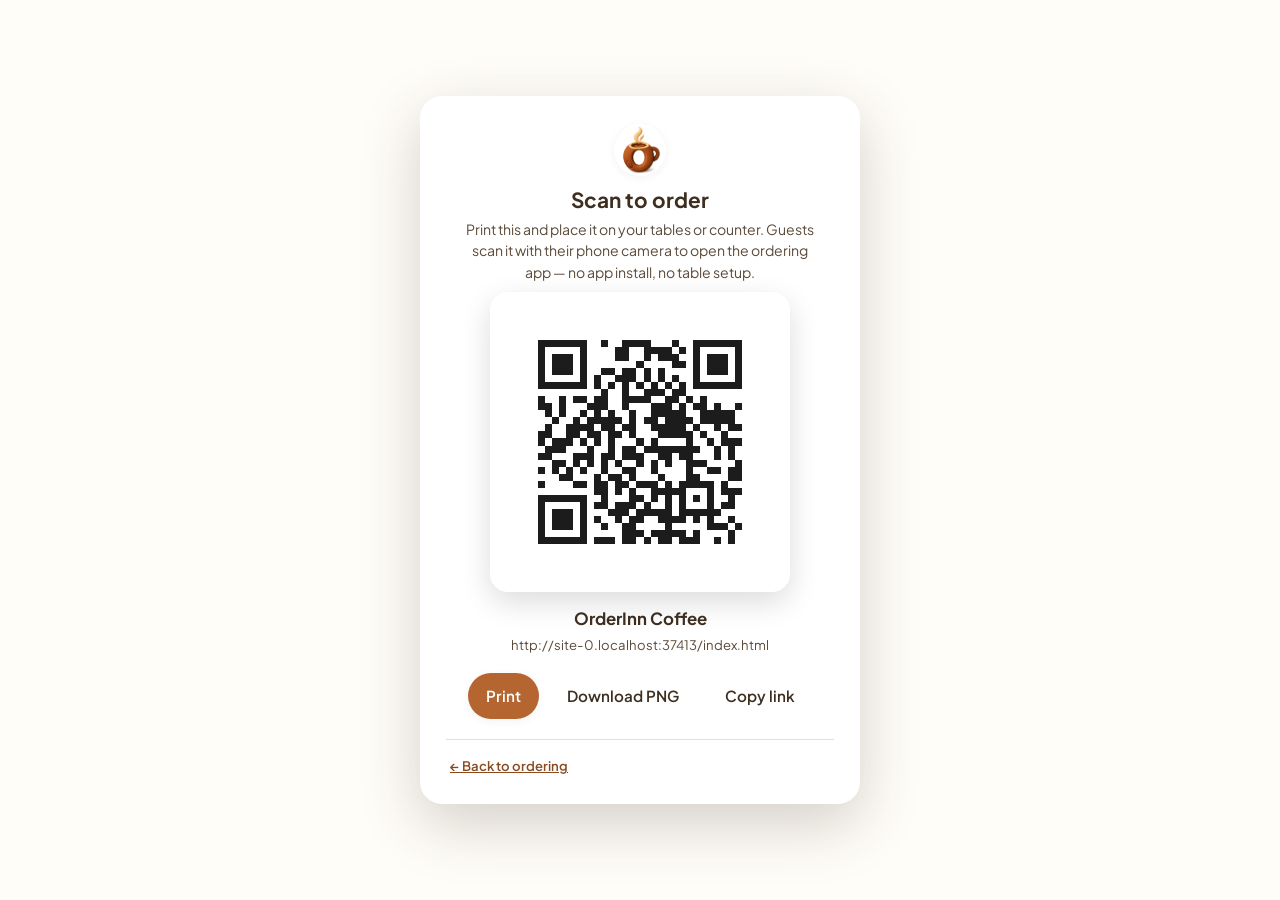
<file: qr.html>
<!DOCTYPE html>
<html lang="en">
<head>
  <meta charset="UTF-8" />
  <meta name="viewport" content="width=device-width, initial-scale=1.0" />
  <title>OrderInn Coffee — Table QR Code</title>
  <meta name="description" content="Printable QR code that opens the OrderInn Coffee ordering app." />
  <meta name="theme-color" content="#B5652F" />
  <link rel="icon" href="icon/brand-logo.ico" />
  <link rel="apple-touch-icon" href="icon/brand-logo.png" />

  <link rel="preconnect" href="https://fonts.googleapis.com" />
  <link rel="preconnect" href="https://fonts.gstatic.com" crossorigin />
  <link href="https://fonts.googleapis.com/css2?family=Plus+Jakarta+Sans:ital,wght@0,300;0,400;0,500;0,600;0,700;0,800;1,400&display=swap" rel="stylesheet" />
  <link rel="stylesheet" href="style.css?v=86" />

  <script>
    (function () {
      try {
        var saved = localStorage.getItem('bossb-theme');
        var theme = (saved === 'dark' || saved === 'light')
          ? saved
          : (window.matchMedia('(prefers-color-scheme: dark)').matches ? 'dark' : 'light');
        document.documentElement.setAttribute('data-theme', theme);
      } catch (e) {}
    })();
  </script>

  <style>
    /* Page-local layout only — everything else comes from style.css. */
    .qr-card { max-width: 460px; }
    .qr-frame {
      display: flex; flex-direction: column; align-items: center;
      gap: 14px; margin: 4px 0 18px;
    }
    /* The white plate the QR sits on. Always white + dark modules so it
       stays scannable regardless of the page theme (a dark-on-dark QR
       won't scan). This is the part you print. */
    .qr-plate {
      background: #ffffff;
      padding: 20px;
      border-radius: 18px;
      box-shadow: 0 10px 30px rgba(0,0,0,.14);
      line-height: 0;
    }
    .qr-plate svg { display: block; width: 260px; height: 260px; }
    .qr-caption { text-align: center; }
    .qr-caption strong { display: block; font-size: 1.05rem; color: var(--ink); }
    .qr-url {
      font-size: .82rem; color: var(--ink-soft);
      word-break: break-all; margin-top: 2px;
    }
    .qr-actions { display: flex; gap: 10px; flex-wrap: wrap; justify-content: center; }
    .qr-hint { text-align: center; margin-top: 4px; }

    /* When printing: strip everything except the plate + caption so a
       single clean QR fills the page, ready to cut out and tape down. */
    @media print {
      body { background: #fff !important; }
      .no-print { display: none !important; }
      .register-shell { min-height: auto; padding: 0; }
      .qr-card {
        box-shadow: none !important; border: none !important;
        background: #fff !important; max-width: none;
      }
      .qr-plate { box-shadow: none; border: 1px solid #ddd; }
      .qr-caption strong, .qr-url { color: #222 !important; }
    }
  </style>
</head>
<body class="register-body">

  <main class="register-shell">
    <div class="register-card auth-card-composed qr-card">
      <header class="auth-card-header no-print">
        <span class="auth-badge" aria-hidden="true">
          <img src="icon/brand-logo.png" alt="" />
        </span>
        <h1>Scan to order</h1>
        <p class="auth-card-subtitle">
          Print this and place it on your tables or counter. Guests scan it
          with their phone camera to open the ordering app — no app install,
          no table setup.
        </p>
      </header>

      <div class="qr-frame">
        <div class="qr-plate" id="qrPlate" aria-label="QR code that opens the ordering app"></div>
        <div class="qr-caption">
          <strong>OrderInn Coffee</strong>
          <span class="qr-url" id="qrUrl"></span>
        </div>
      </div>

      <div class="qr-actions no-print">
        <button type="button" class="btn btn-primary" id="printBtn">Print</button>
        <button type="button" class="btn btn-ghost" id="downloadBtn">Download PNG</button>
        <button type="button" class="btn btn-ghost" id="copyBtn">Copy link</button>
      </div>

      <p class="hint muted small qr-hint no-print" id="statusHint"></p>

      <footer class="register-foot no-print">
        <a href="index.html" class="link-mini">← Back to ordering</a>
      </footer>
    </div>
  </main>

  <div class="toast" id="toast" aria-live="polite"></div>

  <!-- QR generator: qrcode-generator by Kazuhiko Arase (MIT), inlined so
       the page has no network dependency and stays CSP-safe. A small
       toSVG adapter (window.OrderInnQR) is appended at the bottom. -->
  <script>
//---------------------------------------------------------------------
//
// QR Code Generator for JavaScript
//
// Copyright (c) 2009 Kazuhiko Arase
//
// URL: http://www.d-project.com/
//
// Licensed under the MIT license:
//  http://www.opensource.org/licenses/mit-license.php
//
// The word 'QR Code' is registered trademark of
// DENSO WAVE INCORPORATED
//  http://www.denso-wave.com/qrcode/faqpatent-e.html
//
//---------------------------------------------------------------------

var qrcode = function() {

  //---------------------------------------------------------------------
  // qrcode
  //---------------------------------------------------------------------

  /**
   * qrcode
   * @param typeNumber 1 to 40
   * @param errorCorrectionLevel 'L','M','Q','H'
   */
  var qrcode = function(typeNumber, errorCorrectionLevel) {

    var PAD0 = 0xEC;
    var PAD1 = 0x11;

    var _typeNumber = typeNumber;
    var _errorCorrectionLevel = QRErrorCorrectionLevel[errorCorrectionLevel];
    var _modules = null;
    var _moduleCount = 0;
    var _dataCache = null;
    var _dataList = [];

    var _this = {};

    var makeImpl = function(test, maskPattern) {

      _moduleCount = _typeNumber * 4 + 17;
      _modules = function(moduleCount) {
        var modules = new Array(moduleCount);
        for (var row = 0; row < moduleCount; row += 1) {
          modules[row] = new Array(moduleCount);
          for (var col = 0; col < moduleCount; col += 1) {
            modules[row][col] = null;
          }
        }
        return modules;
      }(_moduleCount);

      setupPositionProbePattern(0, 0);
      setupPositionProbePattern(_moduleCount - 7, 0);
      setupPositionProbePattern(0, _moduleCount - 7);
      setupPositionAdjustPattern();
      setupTimingPattern();
      setupTypeInfo(test, maskPattern);

      if (_typeNumber >= 7) {
        setupTypeNumber(test);
      }

      if (_dataCache == null) {
        _dataCache = createData(_typeNumber, _errorCorrectionLevel, _dataList);
      }

      mapData(_dataCache, maskPattern);
    };

    var setupPositionProbePattern = function(row, col) {

      for (var r = -1; r <= 7; r += 1) {

        if (row + r <= -1 || _moduleCount <= row + r) continue;

        for (var c = -1; c <= 7; c += 1) {

          if (col + c <= -1 || _moduleCount <= col + c) continue;

          if ( (0 <= r && r <= 6 && (c == 0 || c == 6) )
              || (0 <= c && c <= 6 && (r == 0 || r == 6) )
              || (2 <= r && r <= 4 && 2 <= c && c <= 4) ) {
            _modules[row + r][col + c] = true;
          } else {
            _modules[row + r][col + c] = false;
          }
        }
      }
    };

    var getBestMaskPattern = function() {

      var minLostPoint = 0;
      var pattern = 0;

      for (var i = 0; i < 8; i += 1) {

        makeImpl(true, i);

        var lostPoint = QRUtil.getLostPoint(_this);

        if (i == 0 || minLostPoint > lostPoint) {
          minLostPoint = lostPoint;
          pattern = i;
        }
      }

      return pattern;
    };

    var setupTimingPattern = function() {

      for (var r = 8; r < _moduleCount - 8; r += 1) {
        if (_modules[r][6] != null) {
          continue;
        }
        _modules[r][6] = (r % 2 == 0);
      }

      for (var c = 8; c < _moduleCount - 8; c += 1) {
        if (_modules[6][c] != null) {
          continue;
        }
        _modules[6][c] = (c % 2 == 0);
      }
    };

    var setupPositionAdjustPattern = function() {

      var pos = QRUtil.getPatternPosition(_typeNumber);

      for (var i = 0; i < pos.length; i += 1) {

        for (var j = 0; j < pos.length; j += 1) {

          var row = pos[i];
          var col = pos[j];

          if (_modules[row][col] != null) {
            continue;
          }

          for (var r = -2; r <= 2; r += 1) {

            for (var c = -2; c <= 2; c += 1) {

              if (r == -2 || r == 2 || c == -2 || c == 2
                  || (r == 0 && c == 0) ) {
                _modules[row + r][col + c] = true;
              } else {
                _modules[row + r][col + c] = false;
              }
            }
          }
        }
      }
    };

    var setupTypeNumber = function(test) {

      var bits = QRUtil.getBCHTypeNumber(_typeNumber);

      for (var i = 0; i < 18; i += 1) {
        var mod = (!test && ( (bits >> i) & 1) == 1);
        _modules[Math.floor(i / 3)][i % 3 + _moduleCount - 8 - 3] = mod;
      }

      for (var i = 0; i < 18; i += 1) {
        var mod = (!test && ( (bits >> i) & 1) == 1);
        _modules[i % 3 + _moduleCount - 8 - 3][Math.floor(i / 3)] = mod;
      }
    };

    var setupTypeInfo = function(test, maskPattern) {

      var data = (_errorCorrectionLevel << 3) | maskPattern;
      var bits = QRUtil.getBCHTypeInfo(data);

      // vertical
      for (var i = 0; i < 15; i += 1) {

        var mod = (!test && ( (bits >> i) & 1) == 1);

        if (i < 6) {
          _modules[i][8] = mod;
        } else if (i < 8) {
          _modules[i + 1][8] = mod;
        } else {
          _modules[_moduleCount - 15 + i][8] = mod;
        }
      }

      // horizontal
      for (var i = 0; i < 15; i += 1) {

        var mod = (!test && ( (bits >> i) & 1) == 1);

        if (i < 8) {
          _modules[8][_moduleCount - i - 1] = mod;
        } else if (i < 9) {
          _modules[8][15 - i - 1 + 1] = mod;
        } else {
          _modules[8][15 - i - 1] = mod;
        }
      }

      // fixed module
      _modules[_moduleCount - 8][8] = (!test);
    };

    var mapData = function(data, maskPattern) {

      var inc = -1;
      var row = _moduleCount - 1;
      var bitIndex = 7;
      var byteIndex = 0;
      var maskFunc = QRUtil.getMaskFunction(maskPattern);

      for (var col = _moduleCount - 1; col > 0; col -= 2) {

        if (col == 6) col -= 1;

        while (true) {

          for (var c = 0; c < 2; c += 1) {

            if (_modules[row][col - c] == null) {

              var dark = false;

              if (byteIndex < data.length) {
                dark = ( ( (data[byteIndex] >>> bitIndex) & 1) == 1);
              }

              var mask = maskFunc(row, col - c);

              if (mask) {
                dark = !dark;
              }

              _modules[row][col - c] = dark;
              bitIndex -= 1;

              if (bitIndex == -1) {
                byteIndex += 1;
                bitIndex = 7;
              }
            }
          }

          row += inc;

          if (row < 0 || _moduleCount <= row) {
            row -= inc;
            inc = -inc;
            break;
          }
        }
      }
    };

    var createBytes = function(buffer, rsBlocks) {

      var offset = 0;

      var maxDcCount = 0;
      var maxEcCount = 0;

      var dcdata = new Array(rsBlocks.length);
      var ecdata = new Array(rsBlocks.length);

      for (var r = 0; r < rsBlocks.length; r += 1) {

        var dcCount = rsBlocks[r].dataCount;
        var ecCount = rsBlocks[r].totalCount - dcCount;

        maxDcCount = Math.max(maxDcCount, dcCount);
        maxEcCount = Math.max(maxEcCount, ecCount);

        dcdata[r] = new Array(dcCount);

        for (var i = 0; i < dcdata[r].length; i += 1) {
          dcdata[r][i] = 0xff & buffer.getBuffer()[i + offset];
        }
        offset += dcCount;

        var rsPoly = QRUtil.getErrorCorrectPolynomial(ecCount);
        var rawPoly = qrPolynomial(dcdata[r], rsPoly.getLength() - 1);

        var modPoly = rawPoly.mod(rsPoly);
        ecdata[r] = new Array(rsPoly.getLength() - 1);
        for (var i = 0; i < ecdata[r].length; i += 1) {
          var modIndex = i + modPoly.getLength() - ecdata[r].length;
          ecdata[r][i] = (modIndex >= 0)? modPoly.getAt(modIndex) : 0;
        }
      }

      var totalCodeCount = 0;
      for (var i = 0; i < rsBlocks.length; i += 1) {
        totalCodeCount += rsBlocks[i].totalCount;
      }

      var data = new Array(totalCodeCount);
      var index = 0;

      for (var i = 0; i < maxDcCount; i += 1) {
        for (var r = 0; r < rsBlocks.length; r += 1) {
          if (i < dcdata[r].length) {
            data[index] = dcdata[r][i];
            index += 1;
          }
        }
      }

      for (var i = 0; i < maxEcCount; i += 1) {
        for (var r = 0; r < rsBlocks.length; r += 1) {
          if (i < ecdata[r].length) {
            data[index] = ecdata[r][i];
            index += 1;
          }
        }
      }

      return data;
    };

    var createData = function(typeNumber, errorCorrectionLevel, dataList) {

      var rsBlocks = QRRSBlock.getRSBlocks(typeNumber, errorCorrectionLevel);

      var buffer = qrBitBuffer();

      for (var i = 0; i < dataList.length; i += 1) {
        var data = dataList[i];
        buffer.put(data.getMode(), 4);
        buffer.put(data.getLength(), QRUtil.getLengthInBits(data.getMode(), typeNumber) );
        data.write(buffer);
      }

      // calc num max data.
      var totalDataCount = 0;
      for (var i = 0; i < rsBlocks.length; i += 1) {
        totalDataCount += rsBlocks[i].dataCount;
      }

      if (buffer.getLengthInBits() > totalDataCount * 8) {
        throw 'code length overflow. ('
          + buffer.getLengthInBits()
          + '>'
          + totalDataCount * 8
          + ')';
      }

      // end code
      if (buffer.getLengthInBits() + 4 <= totalDataCount * 8) {
        buffer.put(0, 4);
      }

      // padding
      while (buffer.getLengthInBits() % 8 != 0) {
        buffer.putBit(false);
      }

      // padding
      while (true) {

        if (buffer.getLengthInBits() >= totalDataCount * 8) {
          break;
        }
        buffer.put(PAD0, 8);

        if (buffer.getLengthInBits() >= totalDataCount * 8) {
          break;
        }
        buffer.put(PAD1, 8);
      }

      return createBytes(buffer, rsBlocks);
    };

    _this.addData = function(data, mode) {

      mode = mode || 'Byte';

      var newData = null;

      switch(mode) {
      case 'Numeric' :
        newData = qrNumber(data);
        break;
      case 'Alphanumeric' :
        newData = qrAlphaNum(data);
        break;
      case 'Byte' :
        newData = qr8BitByte(data);
        break;
      case 'Kanji' :
        newData = qrKanji(data);
        break;
      default :
        throw 'mode:' + mode;
      }

      _dataList.push(newData);
      _dataCache = null;
    };

    _this.isDark = function(row, col) {
      if (row < 0 || _moduleCount <= row || col < 0 || _moduleCount <= col) {
        throw row + ',' + col;
      }
      return _modules[row][col];
    };

    _this.getModuleCount = function() {
      return _moduleCount;
    };

    _this.make = function() {
      if (_typeNumber < 1) {
        var typeNumber = 1;

        for (; typeNumber < 40; typeNumber++) {
          var rsBlocks = QRRSBlock.getRSBlocks(typeNumber, _errorCorrectionLevel);
          var buffer = qrBitBuffer();

          for (var i = 0; i < _dataList.length; i++) {
            var data = _dataList[i];
            buffer.put(data.getMode(), 4);
            buffer.put(data.getLength(), QRUtil.getLengthInBits(data.getMode(), typeNumber) );
            data.write(buffer);
          }

          var totalDataCount = 0;
          for (var i = 0; i < rsBlocks.length; i++) {
            totalDataCount += rsBlocks[i].dataCount;
          }

          if (buffer.getLengthInBits() <= totalDataCount * 8) {
            break;
          }
        }

        _typeNumber = typeNumber;
      }

      makeImpl(false, getBestMaskPattern() );
    };

    _this.createTableTag = function(cellSize, margin) {

      cellSize = cellSize || 2;
      margin = (typeof margin == 'undefined')? cellSize * 4 : margin;

      var qrHtml = '';

      qrHtml += '<table style="';
      qrHtml += ' border-width: 0px; border-style: none;';
      qrHtml += ' border-collapse: collapse;';
      qrHtml += ' padding: 0px; margin: ' + margin + 'px;';
      qrHtml += '">';
      qrHtml += '<tbody>';

      for (var r = 0; r < _this.getModuleCount(); r += 1) {

        qrHtml += '<tr>';

        for (var c = 0; c < _this.getModuleCount(); c += 1) {
          qrHtml += '<td style="';
          qrHtml += ' border-width: 0px; border-style: none;';
          qrHtml += ' border-collapse: collapse;';
          qrHtml += ' padding: 0px; margin: 0px;';
          qrHtml += ' width: ' + cellSize + 'px;';
          qrHtml += ' height: ' + cellSize + 'px;';
          qrHtml += ' background-color: ';
          qrHtml += _this.isDark(r, c)? '#000000' : '#ffffff';
          qrHtml += ';';
          qrHtml += '"/>';
        }

        qrHtml += '</tr>';
      }

      qrHtml += '</tbody>';
      qrHtml += '</table>';

      return qrHtml;
    };

    _this.createSvgTag = function(cellSize, margin, alt, title) {

      var opts = {};
      if (typeof arguments[0] == 'object') {
        // Called by options.
        opts = arguments[0];
        // overwrite cellSize and margin.
        cellSize = opts.cellSize;
        margin = opts.margin;
        alt = opts.alt;
        title = opts.title;
      }

      cellSize = cellSize || 2;
      margin = (typeof margin == 'undefined')? cellSize * 4 : margin;

      // Compose alt property surrogate
      alt = (typeof alt === 'string') ? {text: alt} : alt || {};
      alt.text = alt.text || null;
      alt.id = (alt.text) ? alt.id || 'qrcode-description' : null;

      // Compose title property surrogate
      title = (typeof title === 'string') ? {text: title} : title || {};
      title.text = title.text || null;
      title.id = (title.text) ? title.id || 'qrcode-title' : null;

      var size = _this.getModuleCount() * cellSize + margin * 2;
      var c, mc, r, mr, qrSvg='', rect;

      rect = 'l' + cellSize + ',0 0,' + cellSize +
        ' -' + cellSize + ',0 0,-' + cellSize + 'z ';

      qrSvg += '<svg version="1.1" xmlns="http://www.w3.org/2000/svg"';
      qrSvg += !opts.scalable ? ' width="' + size + 'px" height="' + size + 'px"' : '';
      qrSvg += ' viewBox="0 0 ' + size + ' ' + size + '" ';
      qrSvg += ' preserveAspectRatio="xMinYMin meet"';
      qrSvg += (title.text || alt.text) ? ' role="img" aria-labelledby="' +
          escapeXml([title.id, alt.id].join(' ').trim() ) + '"' : '';
      qrSvg += '>';
      qrSvg += (title.text) ? '<title id="' + escapeXml(title.id) + '">' +
          escapeXml(title.text) + '</title>' : '';
      qrSvg += (alt.text) ? '<description id="' + escapeXml(alt.id) + '">' +
          escapeXml(alt.text) + '</description>' : '';
      qrSvg += '<rect width="100%" height="100%" fill="white" cx="0" cy="0"/>';
      qrSvg += '<path d="';

      for (r = 0; r < _this.getModuleCount(); r += 1) {
        mr = r * cellSize + margin;
        for (c = 0; c < _this.getModuleCount(); c += 1) {
          if (_this.isDark(r, c) ) {
            mc = c*cellSize+margin;
            qrSvg += 'M' + mc + ',' + mr + rect;
          }
        }
      }

      qrSvg += '" stroke="transparent" fill="black"/>';
      qrSvg += '</svg>';

      return qrSvg;
    };

    _this.createDataURL = function(cellSize, margin) {

      cellSize = cellSize || 2;
      margin = (typeof margin == 'undefined')? cellSize * 4 : margin;

      var size = _this.getModuleCount() * cellSize + margin * 2;
      var min = margin;
      var max = size - margin;

      return createDataURL(size, size, function(x, y) {
        if (min <= x && x < max && min <= y && y < max) {
          var c = Math.floor( (x - min) / cellSize);
          var r = Math.floor( (y - min) / cellSize);
          return _this.isDark(r, c)? 0 : 1;
        } else {
          return 1;
        }
      } );
    };

    _this.createImgTag = function(cellSize, margin, alt) {

      cellSize = cellSize || 2;
      margin = (typeof margin == 'undefined')? cellSize * 4 : margin;

      var size = _this.getModuleCount() * cellSize + margin * 2;

      var img = '';
      img += '<img';
      img += '\u0020src="';
      img += _this.createDataURL(cellSize, margin);
      img += '"';
      img += '\u0020width="';
      img += size;
      img += '"';
      img += '\u0020height="';
      img += size;
      img += '"';
      if (alt) {
        img += '\u0020alt="';
        img += escapeXml(alt);
        img += '"';
      }
      img += '/>';

      return img;
    };

    var escapeXml = function(s) {
      var escaped = '';
      for (var i = 0; i < s.length; i += 1) {
        var c = s.charAt(i);
        switch(c) {
        case '<': escaped += '&lt;'; break;
        case '>': escaped += '&gt;'; break;
        case '&': escaped += '&amp;'; break;
        case '"': escaped += '&quot;'; break;
        default : escaped += c; break;
        }
      }
      return escaped;
    };

    var _createHalfASCII = function(margin) {
      var cellSize = 1;
      margin = (typeof margin == 'undefined')? cellSize * 2 : margin;

      var size = _this.getModuleCount() * cellSize + margin * 2;
      var min = margin;
      var max = size - margin;

      var y, x, r1, r2, p;

      var blocks = {
        '██': '█',
        '█ ': '▀',
        ' █': '▄',
        '  ': ' '
      };

      var blocksLastLineNoMargin = {
        '██': '▀',
        '█ ': '▀',
        ' █': ' ',
        '  ': ' '
      };

      var ascii = '';
      for (y = 0; y < size; y += 2) {
        r1 = Math.floor((y - min) / cellSize);
        r2 = Math.floor((y + 1 - min) / cellSize);
        for (x = 0; x < size; x += 1) {
          p = '█';

          if (min <= x && x < max && min <= y && y < max && _this.isDark(r1, Math.floor((x - min) / cellSize))) {
            p = ' ';
          }

          if (min <= x && x < max && min <= y+1 && y+1 < max && _this.isDark(r2, Math.floor((x - min) / cellSize))) {
            p += ' ';
          }
          else {
            p += '█';
          }

          // Output 2 characters per pixel, to create full square. 1 character per pixels gives only half width of square.
          ascii += (margin < 1 && y+1 >= max) ? blocksLastLineNoMargin[p] : blocks[p];
        }

        ascii += '\n';
      }

      if (size % 2 && margin > 0) {
        return ascii.substring(0, ascii.length - size - 1) + Array(size+1).join('▀');
      }

      return ascii.substring(0, ascii.length-1);
    };

    _this.createASCII = function(cellSize, margin) {
      cellSize = cellSize || 1;

      if (cellSize < 2) {
        return _createHalfASCII(margin);
      }

      cellSize -= 1;
      margin = (typeof margin == 'undefined')? cellSize * 2 : margin;

      var size = _this.getModuleCount() * cellSize + margin * 2;
      var min = margin;
      var max = size - margin;

      var y, x, r, p;

      var white = Array(cellSize+1).join('██');
      var black = Array(cellSize+1).join('  ');

      var ascii = '';
      var line = '';
      for (y = 0; y < size; y += 1) {
        r = Math.floor( (y - min) / cellSize);
        line = '';
        for (x = 0; x < size; x += 1) {
          p = 1;

          if (min <= x && x < max && min <= y && y < max && _this.isDark(r, Math.floor((x - min) / cellSize))) {
            p = 0;
          }

          // Output 2 characters per pixel, to create full square. 1 character per pixels gives only half width of square.
          line += p ? white : black;
        }

        for (r = 0; r < cellSize; r += 1) {
          ascii += line + '\n';
        }
      }

      return ascii.substring(0, ascii.length-1);
    };

    _this.renderTo2dContext = function(context, cellSize) {
      cellSize = cellSize || 2;
      var length = _this.getModuleCount();
      for (var row = 0; row < length; row++) {
        for (var col = 0; col < length; col++) {
          context.fillStyle = _this.isDark(row, col) ? 'black' : 'white';
          context.fillRect(row * cellSize, col * cellSize, cellSize, cellSize);
        }
      }
    }

    return _this;
  };

  //---------------------------------------------------------------------
  // qrcode.stringToBytes
  //---------------------------------------------------------------------

  qrcode.stringToBytesFuncs = {
    'default' : function(s) {
      var bytes = [];
      for (var i = 0; i < s.length; i += 1) {
        var c = s.charCodeAt(i);
        bytes.push(c & 0xff);
      }
      return bytes;
    }
  };

  qrcode.stringToBytes = qrcode.stringToBytesFuncs['default'];

  //---------------------------------------------------------------------
  // qrcode.createStringToBytes
  //---------------------------------------------------------------------

  /**
   * @param unicodeData base64 string of byte array.
   * [16bit Unicode],[16bit Bytes], ...
   * @param numChars
   */
  qrcode.createStringToBytes = function(unicodeData, numChars) {

    // create conversion map.

    var unicodeMap = function() {

      var bin = base64DecodeInputStream(unicodeData);
      var read = function() {
        var b = bin.read();
        if (b == -1) throw 'eof';
        return b;
      };

      var count = 0;
      var unicodeMap = {};
      while (true) {
        var b0 = bin.read();
        if (b0 == -1) break;
        var b1 = read();
        var b2 = read();
        var b3 = read();
        var k = String.fromCharCode( (b0 << 8) | b1);
        var v = (b2 << 8) | b3;
        unicodeMap[k] = v;
        count += 1;
      }
      if (count != numChars) {
        throw count + ' != ' + numChars;
      }

      return unicodeMap;
    }();

    var unknownChar = '?'.charCodeAt(0);

    return function(s) {
      var bytes = [];
      for (var i = 0; i < s.length; i += 1) {
        var c = s.charCodeAt(i);
        if (c < 128) {
          bytes.push(c);
        } else {
          var b = unicodeMap[s.charAt(i)];
          if (typeof b == 'number') {
            if ( (b & 0xff) == b) {
              // 1byte
              bytes.push(b);
            } else {
              // 2bytes
              bytes.push(b >>> 8);
              bytes.push(b & 0xff);
            }
          } else {
            bytes.push(unknownChar);
          }
        }
      }
      return bytes;
    };
  };

  //---------------------------------------------------------------------
  // QRMode
  //---------------------------------------------------------------------

  var QRMode = {
    MODE_NUMBER :    1 << 0,
    MODE_ALPHA_NUM : 1 << 1,
    MODE_8BIT_BYTE : 1 << 2,
    MODE_KANJI :     1 << 3
  };

  //---------------------------------------------------------------------
  // QRErrorCorrectionLevel
  //---------------------------------------------------------------------

  var QRErrorCorrectionLevel = {
    L : 1,
    M : 0,
    Q : 3,
    H : 2
  };

  //---------------------------------------------------------------------
  // QRMaskPattern
  //---------------------------------------------------------------------

  var QRMaskPattern = {
    PATTERN000 : 0,
    PATTERN001 : 1,
    PATTERN010 : 2,
    PATTERN011 : 3,
    PATTERN100 : 4,
    PATTERN101 : 5,
    PATTERN110 : 6,
    PATTERN111 : 7
  };

  //---------------------------------------------------------------------
  // QRUtil
  //---------------------------------------------------------------------

  var QRUtil = function() {

    var PATTERN_POSITION_TABLE = [
      [],
      [6, 18],
      [6, 22],
      [6, 26],
      [6, 30],
      [6, 34],
      [6, 22, 38],
      [6, 24, 42],
      [6, 26, 46],
      [6, 28, 50],
      [6, 30, 54],
      [6, 32, 58],
      [6, 34, 62],
      [6, 26, 46, 66],
      [6, 26, 48, 70],
      [6, 26, 50, 74],
      [6, 30, 54, 78],
      [6, 30, 56, 82],
      [6, 30, 58, 86],
      [6, 34, 62, 90],
      [6, 28, 50, 72, 94],
      [6, 26, 50, 74, 98],
      [6, 30, 54, 78, 102],
      [6, 28, 54, 80, 106],
      [6, 32, 58, 84, 110],
      [6, 30, 58, 86, 114],
      [6, 34, 62, 90, 118],
      [6, 26, 50, 74, 98, 122],
      [6, 30, 54, 78, 102, 126],
      [6, 26, 52, 78, 104, 130],
      [6, 30, 56, 82, 108, 134],
      [6, 34, 60, 86, 112, 138],
      [6, 30, 58, 86, 114, 142],
      [6, 34, 62, 90, 118, 146],
      [6, 30, 54, 78, 102, 126, 150],
      [6, 24, 50, 76, 102, 128, 154],
      [6, 28, 54, 80, 106, 132, 158],
      [6, 32, 58, 84, 110, 136, 162],
      [6, 26, 54, 82, 110, 138, 166],
      [6, 30, 58, 86, 114, 142, 170]
    ];
    var G15 = (1 << 10) | (1 << 8) | (1 << 5) | (1 << 4) | (1 << 2) | (1 << 1) | (1 << 0);
    var G18 = (1 << 12) | (1 << 11) | (1 << 10) | (1 << 9) | (1 << 8) | (1 << 5) | (1 << 2) | (1 << 0);
    var G15_MASK = (1 << 14) | (1 << 12) | (1 << 10) | (1 << 4) | (1 << 1);

    var _this = {};

    var getBCHDigit = function(data) {
      var digit = 0;
      while (data != 0) {
        digit += 1;
        data >>>= 1;
      }
      return digit;
    };

    _this.getBCHTypeInfo = function(data) {
      var d = data << 10;
      while (getBCHDigit(d) - getBCHDigit(G15) >= 0) {
        d ^= (G15 << (getBCHDigit(d) - getBCHDigit(G15) ) );
      }
      return ( (data << 10) | d) ^ G15_MASK;
    };

    _this.getBCHTypeNumber = function(data) {
      var d = data << 12;
      while (getBCHDigit(d) - getBCHDigit(G18) >= 0) {
        d ^= (G18 << (getBCHDigit(d) - getBCHDigit(G18) ) );
      }
      return (data << 12) | d;
    };

    _this.getPatternPosition = function(typeNumber) {
      return PATTERN_POSITION_TABLE[typeNumber - 1];
    };

    _this.getMaskFunction = function(maskPattern) {

      switch (maskPattern) {

      case QRMaskPattern.PATTERN000 :
        return function(i, j) { return (i + j) % 2 == 0; };
      case QRMaskPattern.PATTERN001 :
        return function(i, j) { return i % 2 == 0; };
      case QRMaskPattern.PATTERN010 :
        return function(i, j) { return j % 3 == 0; };
      case QRMaskPattern.PATTERN011 :
        return function(i, j) { return (i + j) % 3 == 0; };
      case QRMaskPattern.PATTERN100 :
        return function(i, j) { return (Math.floor(i / 2) + Math.floor(j / 3) ) % 2 == 0; };
      case QRMaskPattern.PATTERN101 :
        return function(i, j) { return (i * j) % 2 + (i * j) % 3 == 0; };
      case QRMaskPattern.PATTERN110 :
        return function(i, j) { return ( (i * j) % 2 + (i * j) % 3) % 2 == 0; };
      case QRMaskPattern.PATTERN111 :
        return function(i, j) { return ( (i * j) % 3 + (i + j) % 2) % 2 == 0; };

      default :
        throw 'bad maskPattern:' + maskPattern;
      }
    };

    _this.getErrorCorrectPolynomial = function(errorCorrectLength) {
      var a = qrPolynomial([1], 0);
      for (var i = 0; i < errorCorrectLength; i += 1) {
        a = a.multiply(qrPolynomial([1, QRMath.gexp(i)], 0) );
      }
      return a;
    };

    _this.getLengthInBits = function(mode, type) {

      if (1 <= type && type < 10) {

        // 1 - 9

        switch(mode) {
        case QRMode.MODE_NUMBER    : return 10;
        case QRMode.MODE_ALPHA_NUM : return 9;
        case QRMode.MODE_8BIT_BYTE : return 8;
        case QRMode.MODE_KANJI     : return 8;
        default :
          throw 'mode:' + mode;
        }

      } else if (type < 27) {

        // 10 - 26

        switch(mode) {
        case QRMode.MODE_NUMBER    : return 12;
        case QRMode.MODE_ALPHA_NUM : return 11;
        case QRMode.MODE_8BIT_BYTE : return 16;
        case QRMode.MODE_KANJI     : return 10;
        default :
          throw 'mode:' + mode;
        }

      } else if (type < 41) {

        // 27 - 40

        switch(mode) {
        case QRMode.MODE_NUMBER    : return 14;
        case QRMode.MODE_ALPHA_NUM : return 13;
        case QRMode.MODE_8BIT_BYTE : return 16;
        case QRMode.MODE_KANJI     : return 12;
        default :
          throw 'mode:' + mode;
        }

      } else {
        throw 'type:' + type;
      }
    };

    _this.getLostPoint = function(qrcode) {

      var moduleCount = qrcode.getModuleCount();

      var lostPoint = 0;

      // LEVEL1

      for (var row = 0; row < moduleCount; row += 1) {
        for (var col = 0; col < moduleCount; col += 1) {

          var sameCount = 0;
          var dark = qrcode.isDark(row, col);

          for (var r = -1; r <= 1; r += 1) {

            if (row + r < 0 || moduleCount <= row + r) {
              continue;
            }

            for (var c = -1; c <= 1; c += 1) {

              if (col + c < 0 || moduleCount <= col + c) {
                continue;
              }

              if (r == 0 && c == 0) {
                continue;
              }

              if (dark == qrcode.isDark(row + r, col + c) ) {
                sameCount += 1;
              }
            }
          }

          if (sameCount > 5) {
            lostPoint += (3 + sameCount - 5);
          }
        }
      };

      // LEVEL2

      for (var row = 0; row < moduleCount - 1; row += 1) {
        for (var col = 0; col < moduleCount - 1; col += 1) {
          var count = 0;
          if (qrcode.isDark(row, col) ) count += 1;
          if (qrcode.isDark(row + 1, col) ) count += 1;
          if (qrcode.isDark(row, col + 1) ) count += 1;
          if (qrcode.isDark(row + 1, col + 1) ) count += 1;
          if (count == 0 || count == 4) {
            lostPoint += 3;
          }
        }
      }

      // LEVEL3

      for (var row = 0; row < moduleCount; row += 1) {
        for (var col = 0; col < moduleCount - 6; col += 1) {
          if (qrcode.isDark(row, col)
              && !qrcode.isDark(row, col + 1)
              &&  qrcode.isDark(row, col + 2)
              &&  qrcode.isDark(row, col + 3)
              &&  qrcode.isDark(row, col + 4)
              && !qrcode.isDark(row, col + 5)
              &&  qrcode.isDark(row, col + 6) ) {
            lostPoint += 40;
          }
        }
      }

      for (var col = 0; col < moduleCount; col += 1) {
        for (var row = 0; row < moduleCount - 6; row += 1) {
          if (qrcode.isDark(row, col)
              && !qrcode.isDark(row + 1, col)
              &&  qrcode.isDark(row + 2, col)
              &&  qrcode.isDark(row + 3, col)
              &&  qrcode.isDark(row + 4, col)
              && !qrcode.isDark(row + 5, col)
              &&  qrcode.isDark(row + 6, col) ) {
            lostPoint += 40;
          }
        }
      }

      // LEVEL4

      var darkCount = 0;

      for (var col = 0; col < moduleCount; col += 1) {
        for (var row = 0; row < moduleCount; row += 1) {
          if (qrcode.isDark(row, col) ) {
            darkCount += 1;
          }
        }
      }

      var ratio = Math.abs(100 * darkCount / moduleCount / moduleCount - 50) / 5;
      lostPoint += ratio * 10;

      return lostPoint;
    };

    return _this;
  }();

  //---------------------------------------------------------------------
  // QRMath
  //---------------------------------------------------------------------

  var QRMath = function() {

    var EXP_TABLE = new Array(256);
    var LOG_TABLE = new Array(256);

    // initialize tables
    for (var i = 0; i < 8; i += 1) {
      EXP_TABLE[i] = 1 << i;
    }
    for (var i = 8; i < 256; i += 1) {
      EXP_TABLE[i] = EXP_TABLE[i - 4]
        ^ EXP_TABLE[i - 5]
        ^ EXP_TABLE[i - 6]
        ^ EXP_TABLE[i - 8];
    }
    for (var i = 0; i < 255; i += 1) {
      LOG_TABLE[EXP_TABLE[i] ] = i;
    }

    var _this = {};

    _this.glog = function(n) {

      if (n < 1) {
        throw 'glog(' + n + ')';
      }

      return LOG_TABLE[n];
    };

    _this.gexp = function(n) {

      while (n < 0) {
        n += 255;
      }

      while (n >= 256) {
        n -= 255;
      }

      return EXP_TABLE[n];
    };

    return _this;
  }();

  //---------------------------------------------------------------------
  // qrPolynomial
  //---------------------------------------------------------------------

  function qrPolynomial(num, shift) {

    if (typeof num.length == 'undefined') {
      throw num.length + '/' + shift;
    }

    var _num = function() {
      var offset = 0;
      while (offset < num.length && num[offset] == 0) {
        offset += 1;
      }
      var _num = new Array(num.length - offset + shift);
      for (var i = 0; i < num.length - offset; i += 1) {
        _num[i] = num[i + offset];
      }
      return _num;
    }();

    var _this = {};

    _this.getAt = function(index) {
      return _num[index];
    };

    _this.getLength = function() {
      return _num.length;
    };

    _this.multiply = function(e) {

      var num = new Array(_this.getLength() + e.getLength() - 1);

      for (var i = 0; i < _this.getLength(); i += 1) {
        for (var j = 0; j < e.getLength(); j += 1) {
          num[i + j] ^= QRMath.gexp(QRMath.glog(_this.getAt(i) ) + QRMath.glog(e.getAt(j) ) );
        }
      }

      return qrPolynomial(num, 0);
    };

    _this.mod = function(e) {

      if (_this.getLength() - e.getLength() < 0) {
        return _this;
      }

      var ratio = QRMath.glog(_this.getAt(0) ) - QRMath.glog(e.getAt(0) );

      var num = new Array(_this.getLength() );
      for (var i = 0; i < _this.getLength(); i += 1) {
        num[i] = _this.getAt(i);
      }

      for (var i = 0; i < e.getLength(); i += 1) {
        num[i] ^= QRMath.gexp(QRMath.glog(e.getAt(i) ) + ratio);
      }

      // recursive call
      return qrPolynomial(num, 0).mod(e);
    };

    return _this;
  };

  //---------------------------------------------------------------------
  // QRRSBlock
  //---------------------------------------------------------------------

  var QRRSBlock = function() {

    var RS_BLOCK_TABLE = [

      // L
      // M
      // Q
      // H

      // 1
      [1, 26, 19],
      [1, 26, 16],
      [1, 26, 13],
      [1, 26, 9],

      // 2
      [1, 44, 34],
      [1, 44, 28],
      [1, 44, 22],
      [1, 44, 16],

      // 3
      [1, 70, 55],
      [1, 70, 44],
      [2, 35, 17],
      [2, 35, 13],

      // 4
      [1, 100, 80],
      [2, 50, 32],
      [2, 50, 24],
      [4, 25, 9],

      // 5
      [1, 134, 108],
      [2, 67, 43],
      [2, 33, 15, 2, 34, 16],
      [2, 33, 11, 2, 34, 12],

      // 6
      [2, 86, 68],
      [4, 43, 27],
      [4, 43, 19],
      [4, 43, 15],

      // 7
      [2, 98, 78],
      [4, 49, 31],
      [2, 32, 14, 4, 33, 15],
      [4, 39, 13, 1, 40, 14],

      // 8
      [2, 121, 97],
      [2, 60, 38, 2, 61, 39],
      [4, 40, 18, 2, 41, 19],
      [4, 40, 14, 2, 41, 15],

      // 9
      [2, 146, 116],
      [3, 58, 36, 2, 59, 37],
      [4, 36, 16, 4, 37, 17],
      [4, 36, 12, 4, 37, 13],

      // 10
      [2, 86, 68, 2, 87, 69],
      [4, 69, 43, 1, 70, 44],
      [6, 43, 19, 2, 44, 20],
      [6, 43, 15, 2, 44, 16],

      // 11
      [4, 101, 81],
      [1, 80, 50, 4, 81, 51],
      [4, 50, 22, 4, 51, 23],
      [3, 36, 12, 8, 37, 13],

      // 12
      [2, 116, 92, 2, 117, 93],
      [6, 58, 36, 2, 59, 37],
      [4, 46, 20, 6, 47, 21],
      [7, 42, 14, 4, 43, 15],

      // 13
      [4, 133, 107],
      [8, 59, 37, 1, 60, 38],
      [8, 44, 20, 4, 45, 21],
      [12, 33, 11, 4, 34, 12],

      // 14
      [3, 145, 115, 1, 146, 116],
      [4, 64, 40, 5, 65, 41],
      [11, 36, 16, 5, 37, 17],
      [11, 36, 12, 5, 37, 13],

      // 15
      [5, 109, 87, 1, 110, 88],
      [5, 65, 41, 5, 66, 42],
      [5, 54, 24, 7, 55, 25],
      [11, 36, 12, 7, 37, 13],

      // 16
      [5, 122, 98, 1, 123, 99],
      [7, 73, 45, 3, 74, 46],
      [15, 43, 19, 2, 44, 20],
      [3, 45, 15, 13, 46, 16],

      // 17
      [1, 135, 107, 5, 136, 108],
      [10, 74, 46, 1, 75, 47],
      [1, 50, 22, 15, 51, 23],
      [2, 42, 14, 17, 43, 15],

      // 18
      [5, 150, 120, 1, 151, 121],
      [9, 69, 43, 4, 70, 44],
      [17, 50, 22, 1, 51, 23],
      [2, 42, 14, 19, 43, 15],

      // 19
      [3, 141, 113, 4, 142, 114],
      [3, 70, 44, 11, 71, 45],
      [17, 47, 21, 4, 48, 22],
      [9, 39, 13, 16, 40, 14],

      // 20
      [3, 135, 107, 5, 136, 108],
      [3, 67, 41, 13, 68, 42],
      [15, 54, 24, 5, 55, 25],
      [15, 43, 15, 10, 44, 16],

      // 21
      [4, 144, 116, 4, 145, 117],
      [17, 68, 42],
      [17, 50, 22, 6, 51, 23],
      [19, 46, 16, 6, 47, 17],

      // 22
      [2, 139, 111, 7, 140, 112],
      [17, 74, 46],
      [7, 54, 24, 16, 55, 25],
      [34, 37, 13],

      // 23
      [4, 151, 121, 5, 152, 122],
      [4, 75, 47, 14, 76, 48],
      [11, 54, 24, 14, 55, 25],
      [16, 45, 15, 14, 46, 16],

      // 24
      [6, 147, 117, 4, 148, 118],
      [6, 73, 45, 14, 74, 46],
      [11, 54, 24, 16, 55, 25],
      [30, 46, 16, 2, 47, 17],

      // 25
      [8, 132, 106, 4, 133, 107],
      [8, 75, 47, 13, 76, 48],
      [7, 54, 24, 22, 55, 25],
      [22, 45, 15, 13, 46, 16],

      // 26
      [10, 142, 114, 2, 143, 115],
      [19, 74, 46, 4, 75, 47],
      [28, 50, 22, 6, 51, 23],
      [33, 46, 16, 4, 47, 17],

      // 27
      [8, 152, 122, 4, 153, 123],
      [22, 73, 45, 3, 74, 46],
      [8, 53, 23, 26, 54, 24],
      [12, 45, 15, 28, 46, 16],

      // 28
      [3, 147, 117, 10, 148, 118],
      [3, 73, 45, 23, 74, 46],
      [4, 54, 24, 31, 55, 25],
      [11, 45, 15, 31, 46, 16],

      // 29
      [7, 146, 116, 7, 147, 117],
      [21, 73, 45, 7, 74, 46],
      [1, 53, 23, 37, 54, 24],
      [19, 45, 15, 26, 46, 16],

      // 30
      [5, 145, 115, 10, 146, 116],
      [19, 75, 47, 10, 76, 48],
      [15, 54, 24, 25, 55, 25],
      [23, 45, 15, 25, 46, 16],

      // 31
      [13, 145, 115, 3, 146, 116],
      [2, 74, 46, 29, 75, 47],
      [42, 54, 24, 1, 55, 25],
      [23, 45, 15, 28, 46, 16],

      // 32
      [17, 145, 115],
      [10, 74, 46, 23, 75, 47],
      [10, 54, 24, 35, 55, 25],
      [19, 45, 15, 35, 46, 16],

      // 33
      [17, 145, 115, 1, 146, 116],
      [14, 74, 46, 21, 75, 47],
      [29, 54, 24, 19, 55, 25],
      [11, 45, 15, 46, 46, 16],

      // 34
      [13, 145, 115, 6, 146, 116],
      [14, 74, 46, 23, 75, 47],
      [44, 54, 24, 7, 55, 25],
      [59, 46, 16, 1, 47, 17],

      // 35
      [12, 151, 121, 7, 152, 122],
      [12, 75, 47, 26, 76, 48],
      [39, 54, 24, 14, 55, 25],
      [22, 45, 15, 41, 46, 16],

      // 36
      [6, 151, 121, 14, 152, 122],
      [6, 75, 47, 34, 76, 48],
      [46, 54, 24, 10, 55, 25],
      [2, 45, 15, 64, 46, 16],

      // 37
      [17, 152, 122, 4, 153, 123],
      [29, 74, 46, 14, 75, 47],
      [49, 54, 24, 10, 55, 25],
      [24, 45, 15, 46, 46, 16],

      // 38
      [4, 152, 122, 18, 153, 123],
      [13, 74, 46, 32, 75, 47],
      [48, 54, 24, 14, 55, 25],
      [42, 45, 15, 32, 46, 16],

      // 39
      [20, 147, 117, 4, 148, 118],
      [40, 75, 47, 7, 76, 48],
      [43, 54, 24, 22, 55, 25],
      [10, 45, 15, 67, 46, 16],

      // 40
      [19, 148, 118, 6, 149, 119],
      [18, 75, 47, 31, 76, 48],
      [34, 54, 24, 34, 55, 25],
      [20, 45, 15, 61, 46, 16]
    ];

    var qrRSBlock = function(totalCount, dataCount) {
      var _this = {};
      _this.totalCount = totalCount;
      _this.dataCount = dataCount;
      return _this;
    };

    var _this = {};

    var getRsBlockTable = function(typeNumber, errorCorrectionLevel) {

      switch(errorCorrectionLevel) {
      case QRErrorCorrectionLevel.L :
        return RS_BLOCK_TABLE[(typeNumber - 1) * 4 + 0];
      case QRErrorCorrectionLevel.M :
        return RS_BLOCK_TABLE[(typeNumber - 1) * 4 + 1];
      case QRErrorCorrectionLevel.Q :
        return RS_BLOCK_TABLE[(typeNumber - 1) * 4 + 2];
      case QRErrorCorrectionLevel.H :
        return RS_BLOCK_TABLE[(typeNumber - 1) * 4 + 3];
      default :
        return undefined;
      }
    };

    _this.getRSBlocks = function(typeNumber, errorCorrectionLevel) {

      var rsBlock = getRsBlockTable(typeNumber, errorCorrectionLevel);

      if (typeof rsBlock == 'undefined') {
        throw 'bad rs block @ typeNumber:' + typeNumber +
            '/errorCorrectionLevel:' + errorCorrectionLevel;
      }

      var length = rsBlock.length / 3;

      var list = [];

      for (var i = 0; i < length; i += 1) {

        var count = rsBlock[i * 3 + 0];
        var totalCount = rsBlock[i * 3 + 1];
        var dataCount = rsBlock[i * 3 + 2];

        for (var j = 0; j < count; j += 1) {
          list.push(qrRSBlock(totalCount, dataCount) );
        }
      }

      return list;
    };

    return _this;
  }();

  //---------------------------------------------------------------------
  // qrBitBuffer
  //---------------------------------------------------------------------

  var qrBitBuffer = function() {

    var _buffer = [];
    var _length = 0;

    var _this = {};

    _this.getBuffer = function() {
      return _buffer;
    };

    _this.getAt = function(index) {
      var bufIndex = Math.floor(index / 8);
      return ( (_buffer[bufIndex] >>> (7 - index % 8) ) & 1) == 1;
    };

    _this.put = function(num, length) {
      for (var i = 0; i < length; i += 1) {
        _this.putBit( ( (num >>> (length - i - 1) ) & 1) == 1);
      }
    };

    _this.getLengthInBits = function() {
      return _length;
    };

    _this.putBit = function(bit) {

      var bufIndex = Math.floor(_length / 8);
      if (_buffer.length <= bufIndex) {
        _buffer.push(0);
      }

      if (bit) {
        _buffer[bufIndex] |= (0x80 >>> (_length % 8) );
      }

      _length += 1;
    };

    return _this;
  };

  //---------------------------------------------------------------------
  // qrNumber
  //---------------------------------------------------------------------

  var qrNumber = function(data) {

    var _mode = QRMode.MODE_NUMBER;
    var _data = data;

    var _this = {};

    _this.getMode = function() {
      return _mode;
    };

    _this.getLength = function(buffer) {
      return _data.length;
    };

    _this.write = function(buffer) {

      var data = _data;

      var i = 0;

      while (i + 2 < data.length) {
        buffer.put(strToNum(data.substring(i, i + 3) ), 10);
        i += 3;
      }

      if (i < data.length) {
        if (data.length - i == 1) {
          buffer.put(strToNum(data.substring(i, i + 1) ), 4);
        } else if (data.length - i == 2) {
          buffer.put(strToNum(data.substring(i, i + 2) ), 7);
        }
      }
    };

    var strToNum = function(s) {
      var num = 0;
      for (var i = 0; i < s.length; i += 1) {
        num = num * 10 + chatToNum(s.charAt(i) );
      }
      return num;
    };

    var chatToNum = function(c) {
      if ('0' <= c && c <= '9') {
        return c.charCodeAt(0) - '0'.charCodeAt(0);
      }
      throw 'illegal char :' + c;
    };

    return _this;
  };

  //---------------------------------------------------------------------
  // qrAlphaNum
  //---------------------------------------------------------------------

  var qrAlphaNum = function(data) {

    var _mode = QRMode.MODE_ALPHA_NUM;
    var _data = data;

    var _this = {};

    _this.getMode = function() {
      return _mode;
    };

    _this.getLength = function(buffer) {
      return _data.length;
    };

    _this.write = function(buffer) {

      var s = _data;

      var i = 0;

      while (i + 1 < s.length) {
        buffer.put(
          getCode(s.charAt(i) ) * 45 +
          getCode(s.charAt(i + 1) ), 11);
        i += 2;
      }

      if (i < s.length) {
        buffer.put(getCode(s.charAt(i) ), 6);
      }
    };

    var getCode = function(c) {

      if ('0' <= c && c <= '9') {
        return c.charCodeAt(0) - '0'.charCodeAt(0);
      } else if ('A' <= c && c <= 'Z') {
        return c.charCodeAt(0) - 'A'.charCodeAt(0) + 10;
      } else {
        switch (c) {
        case ' ' : return 36;
        case '$' : return 37;
        case '%' : return 38;
        case '*' : return 39;
        case '+' : return 40;
        case '-' : return 41;
        case '.' : return 42;
        case '/' : return 43;
        case ':' : return 44;
        default :
          throw 'illegal char :' + c;
        }
      }
    };

    return _this;
  };

  //---------------------------------------------------------------------
  // qr8BitByte
  //---------------------------------------------------------------------

  var qr8BitByte = function(data) {

    var _mode = QRMode.MODE_8BIT_BYTE;
    var _data = data;
    var _bytes = qrcode.stringToBytes(data);

    var _this = {};

    _this.getMode = function() {
      return _mode;
    };

    _this.getLength = function(buffer) {
      return _bytes.length;
    };

    _this.write = function(buffer) {
      for (var i = 0; i < _bytes.length; i += 1) {
        buffer.put(_bytes[i], 8);
      }
    };

    return _this;
  };

  //---------------------------------------------------------------------
  // qrKanji
  //---------------------------------------------------------------------

  var qrKanji = function(data) {

    var _mode = QRMode.MODE_KANJI;
    var _data = data;

    var stringToBytes = qrcode.stringToBytesFuncs['SJIS'];
    if (!stringToBytes) {
      throw 'sjis not supported.';
    }
    !function(c, code) {
      // self test for sjis support.
      var test = stringToBytes(c);
      if (test.length != 2 || ( (test[0] << 8) | test[1]) != code) {
        throw 'sjis not supported.';
      }
    }('\u53cb', 0x9746);

    var _bytes = stringToBytes(data);

    var _this = {};

    _this.getMode = function() {
      return _mode;
    };

    _this.getLength = function(buffer) {
      return ~~(_bytes.length / 2);
    };

    _this.write = function(buffer) {

      var data = _bytes;

      var i = 0;

      while (i + 1 < data.length) {

        var c = ( (0xff & data[i]) << 8) | (0xff & data[i + 1]);

        if (0x8140 <= c && c <= 0x9FFC) {
          c -= 0x8140;
        } else if (0xE040 <= c && c <= 0xEBBF) {
          c -= 0xC140;
        } else {
          throw 'illegal char at ' + (i + 1) + '/' + c;
        }

        c = ( (c >>> 8) & 0xff) * 0xC0 + (c & 0xff);

        buffer.put(c, 13);

        i += 2;
      }

      if (i < data.length) {
        throw 'illegal char at ' + (i + 1);
      }
    };

    return _this;
  };

  //=====================================================================
  // GIF Support etc.
  //

  //---------------------------------------------------------------------
  // byteArrayOutputStream
  //---------------------------------------------------------------------

  var byteArrayOutputStream = function() {

    var _bytes = [];

    var _this = {};

    _this.writeByte = function(b) {
      _bytes.push(b & 0xff);
    };

    _this.writeShort = function(i) {
      _this.writeByte(i);
      _this.writeByte(i >>> 8);
    };

    _this.writeBytes = function(b, off, len) {
      off = off || 0;
      len = len || b.length;
      for (var i = 0; i < len; i += 1) {
        _this.writeByte(b[i + off]);
      }
    };

    _this.writeString = function(s) {
      for (var i = 0; i < s.length; i += 1) {
        _this.writeByte(s.charCodeAt(i) );
      }
    };

    _this.toByteArray = function() {
      return _bytes;
    };

    _this.toString = function() {
      var s = '';
      s += '[';
      for (var i = 0; i < _bytes.length; i += 1) {
        if (i > 0) {
          s += ',';
        }
        s += _bytes[i];
      }
      s += ']';
      return s;
    };

    return _this;
  };

  //---------------------------------------------------------------------
  // base64EncodeOutputStream
  //---------------------------------------------------------------------

  var base64EncodeOutputStream = function() {

    var _buffer = 0;
    var _buflen = 0;
    var _length = 0;
    var _base64 = '';

    var _this = {};

    var writeEncoded = function(b) {
      _base64 += String.fromCharCode(encode(b & 0x3f) );
    };

    var encode = function(n) {
      if (n < 0) {
        // error.
      } else if (n < 26) {
        return 0x41 + n;
      } else if (n < 52) {
        return 0x61 + (n - 26);
      } else if (n < 62) {
        return 0x30 + (n - 52);
      } else if (n == 62) {
        return 0x2b;
      } else if (n == 63) {
        return 0x2f;
      }
      throw 'n:' + n;
    };

    _this.writeByte = function(n) {

      _buffer = (_buffer << 8) | (n & 0xff);
      _buflen += 8;
      _length += 1;

      while (_buflen >= 6) {
        writeEncoded(_buffer >>> (_buflen - 6) );
        _buflen -= 6;
      }
    };

    _this.flush = function() {

      if (_buflen > 0) {
        writeEncoded(_buffer << (6 - _buflen) );
        _buffer = 0;
        _buflen = 0;
      }

      if (_length % 3 != 0) {
        // padding
        var padlen = 3 - _length % 3;
        for (var i = 0; i < padlen; i += 1) {
          _base64 += '=';
        }
      }
    };

    _this.toString = function() {
      return _base64;
    };

    return _this;
  };

  //---------------------------------------------------------------------
  // base64DecodeInputStream
  //---------------------------------------------------------------------

  var base64DecodeInputStream = function(str) {

    var _str = str;
    var _pos = 0;
    var _buffer = 0;
    var _buflen = 0;

    var _this = {};

    _this.read = function() {

      while (_buflen < 8) {

        if (_pos >= _str.length) {
          if (_buflen == 0) {
            return -1;
          }
          throw 'unexpected end of file./' + _buflen;
        }

        var c = _str.charAt(_pos);
        _pos += 1;

        if (c == '=') {
          _buflen = 0;
          return -1;
        } else if (c.match(/^\s$/) ) {
          // ignore if whitespace.
          continue;
        }

        _buffer = (_buffer << 6) | decode(c.charCodeAt(0) );
        _buflen += 6;
      }

      var n = (_buffer >>> (_buflen - 8) ) & 0xff;
      _buflen -= 8;
      return n;
    };

    var decode = function(c) {
      if (0x41 <= c && c <= 0x5a) {
        return c - 0x41;
      } else if (0x61 <= c && c <= 0x7a) {
        return c - 0x61 + 26;
      } else if (0x30 <= c && c <= 0x39) {
        return c - 0x30 + 52;
      } else if (c == 0x2b) {
        return 62;
      } else if (c == 0x2f) {
        return 63;
      } else {
        throw 'c:' + c;
      }
    };

    return _this;
  };

  //---------------------------------------------------------------------
  // gifImage (B/W)
  //---------------------------------------------------------------------

  var gifImage = function(width, height) {

    var _width = width;
    var _height = height;
    var _data = new Array(width * height);

    var _this = {};

    _this.setPixel = function(x, y, pixel) {
      _data[y * _width + x] = pixel;
    };

    _this.write = function(out) {

      //---------------------------------
      // GIF Signature

      out.writeString('GIF87a');

      //---------------------------------
      // Screen Descriptor

      out.writeShort(_width);
      out.writeShort(_height);

      out.writeByte(0x80); // 2bit
      out.writeByte(0);
      out.writeByte(0);

      //---------------------------------
      // Global Color Map

      // black
      out.writeByte(0x00);
      out.writeByte(0x00);
      out.writeByte(0x00);

      // white
      out.writeByte(0xff);
      out.writeByte(0xff);
      out.writeByte(0xff);

      //---------------------------------
      // Image Descriptor

      out.writeString(',');
      out.writeShort(0);
      out.writeShort(0);
      out.writeShort(_width);
      out.writeShort(_height);
      out.writeByte(0);

      //---------------------------------
      // Local Color Map

      //---------------------------------
      // Raster Data

      var lzwMinCodeSize = 2;
      var raster = getLZWRaster(lzwMinCodeSize);

      out.writeByte(lzwMinCodeSize);

      var offset = 0;

      while (raster.length - offset > 255) {
        out.writeByte(255);
        out.writeBytes(raster, offset, 255);
        offset += 255;
      }

      out.writeByte(raster.length - offset);
      out.writeBytes(raster, offset, raster.length - offset);
      out.writeByte(0x00);

      //---------------------------------
      // GIF Terminator
      out.writeString(';');
    };

    var bitOutputStream = function(out) {

      var _out = out;
      var _bitLength = 0;
      var _bitBuffer = 0;

      var _this = {};

      _this.write = function(data, length) {

        if ( (data >>> length) != 0) {
          throw 'length over';
        }

        while (_bitLength + length >= 8) {
          _out.writeByte(0xff & ( (data << _bitLength) | _bitBuffer) );
          length -= (8 - _bitLength);
          data >>>= (8 - _bitLength);
          _bitBuffer = 0;
          _bitLength = 0;
        }

        _bitBuffer = (data << _bitLength) | _bitBuffer;
        _bitLength = _bitLength + length;
      };

      _this.flush = function() {
        if (_bitLength > 0) {
          _out.writeByte(_bitBuffer);
        }
      };

      return _this;
    };

    var getLZWRaster = function(lzwMinCodeSize) {

      var clearCode = 1 << lzwMinCodeSize;
      var endCode = (1 << lzwMinCodeSize) + 1;
      var bitLength = lzwMinCodeSize + 1;

      // Setup LZWTable
      var table = lzwTable();

      for (var i = 0; i < clearCode; i += 1) {
        table.add(String.fromCharCode(i) );
      }
      table.add(String.fromCharCode(clearCode) );
      table.add(String.fromCharCode(endCode) );

      var byteOut = byteArrayOutputStream();
      var bitOut = bitOutputStream(byteOut);

      // clear code
      bitOut.write(clearCode, bitLength);

      var dataIndex = 0;

      var s = String.fromCharCode(_data[dataIndex]);
      dataIndex += 1;

      while (dataIndex < _data.length) {

        var c = String.fromCharCode(_data[dataIndex]);
        dataIndex += 1;

        if (table.contains(s + c) ) {

          s = s + c;

        } else {

          bitOut.write(table.indexOf(s), bitLength);

          if (table.size() < 0xfff) {

            if (table.size() == (1 << bitLength) ) {
              bitLength += 1;
            }

            table.add(s + c);
          }

          s = c;
        }
      }

      bitOut.write(table.indexOf(s), bitLength);

      // end code
      bitOut.write(endCode, bitLength);

      bitOut.flush();

      return byteOut.toByteArray();
    };

    var lzwTable = function() {

      var _map = {};
      var _size = 0;

      var _this = {};

      _this.add = function(key) {
        if (_this.contains(key) ) {
          throw 'dup key:' + key;
        }
        _map[key] = _size;
        _size += 1;
      };

      _this.size = function() {
        return _size;
      };

      _this.indexOf = function(key) {
        return _map[key];
      };

      _this.contains = function(key) {
        return typeof _map[key] != 'undefined';
      };

      return _this;
    };

    return _this;
  };

  var createDataURL = function(width, height, getPixel) {
    var gif = gifImage(width, height);
    for (var y = 0; y < height; y += 1) {
      for (var x = 0; x < width; x += 1) {
        gif.setPixel(x, y, getPixel(x, y) );
      }
    }

    var b = byteArrayOutputStream();
    gif.write(b);

    var base64 = base64EncodeOutputStream();
    var bytes = b.toByteArray();
    for (var i = 0; i < bytes.length; i += 1) {
      base64.writeByte(bytes[i]);
    }
    base64.flush();

    return 'data:image/gif;base64,' + base64;
  };

  //---------------------------------------------------------------------
  // returns qrcode function.

  return qrcode;
}();

// multibyte support
!function() {

  qrcode.stringToBytesFuncs['UTF-8'] = function(s) {
    // http://stackoverflow.com/questions/18729405/how-to-convert-utf8-string-to-byte-array
    function toUTF8Array(str) {
      var utf8 = [];
      for (var i=0; i < str.length; i++) {
        var charcode = str.charCodeAt(i);
        if (charcode < 0x80) utf8.push(charcode);
        else if (charcode < 0x800) {
          utf8.push(0xc0 | (charcode >> 6),
              0x80 | (charcode & 0x3f));
        }
        else if (charcode < 0xd800 || charcode >= 0xe000) {
          utf8.push(0xe0 | (charcode >> 12),
              0x80 | ((charcode>>6) & 0x3f),
              0x80 | (charcode & 0x3f));
        }
        // surrogate pair
        else {
          i++;
          // UTF-16 encodes 0x10000-0x10FFFF by
          // subtracting 0x10000 and splitting the
          // 20 bits of 0x0-0xFFFFF into two halves
          charcode = 0x10000 + (((charcode & 0x3ff)<<10)
            | (str.charCodeAt(i) & 0x3ff));
          utf8.push(0xf0 | (charcode >>18),
              0x80 | ((charcode>>12) & 0x3f),
              0x80 | ((charcode>>6) & 0x3f),
              0x80 | (charcode & 0x3f));
        }
      }
      return utf8;
    }
    return toUTF8Array(s);
  };

}();

(function (factory) {
  if (typeof define === 'function' && define.amd) {
      define([], factory);
  } else if (typeof exports === 'object') {
      module.exports = factory();
  }
}(function () {
    return qrcode;
}));

  // Expose for browser <script> use and provide a small SVG adapter that
  // the page below calls. Level M error correction, byte mode, auto size.
  if (typeof window !== 'undefined') window.qrcode = qrcode;
  window.OrderInnQR = {
    toSVG: function (text, opts) {
      opts = opts || {};
      var qr = qrcode(0, 'M');
      qr.addData(text);
      qr.make();
      var n = qr.getModuleCount();
      var quiet = 4, total = n + quiet * 2;
      var dark = opts.dark || '#1c1c1c';
      var path = '';
      for (var r = 0; r < n; r++)
        for (var c = 0; c < n; c++)
          if (qr.isDark(r, c)) path += 'M' + (c + quiet) + ' ' + (r + quiet) + 'h1v1h-1z';
      return '<svg xmlns="http://www.w3.org/2000/svg" viewBox="0 0 ' + total + ' ' + total +
        '" shape-rendering="crispEdges" role="img">' +
        '<rect width="' + total + '" height="' + total + '" fill="#ffffff"/>' +
        '<path d="' + path + '" fill="' + dark + '"/></svg>';
    }
  };

  </script>

  <script>
  (function () {
    var $ = function (s) { return document.querySelector(s); };

    // Derive the app's own live URL. On GitHub Pages this correctly keeps
    // the /OrderInn/ subpath; locally it points at index.html here. We
    // strip qr.html and any query/hash so the QR opens the ordering page.
    var dir = window.location.href.replace(/[?#].*$/, '').replace(/[^/]*$/, '');
    var appURL = dir + 'index.html';

    var svg = OrderInnQR.toSVG(appURL, { dark: '#1c1c1c' });
    $('#qrPlate').innerHTML = svg;
    $('#qrUrl').textContent = appURL;

    function toast(msg) {
      var t = $('#toast'); if (!t) return;
      t.textContent = msg; t.classList.add('show');
      clearTimeout(t._h); t._h = setTimeout(function () { t.classList.remove('show'); }, 2200);
    }

    $('#printBtn').addEventListener('click', function () { window.print(); });

    $('#copyBtn').addEventListener('click', async function () {
      try { await navigator.clipboard.writeText(appURL); toast('Link copied.'); }
      catch (e) { toast('Copy failed — select the link manually.'); }
    });

    // Rasterize the SVG to a PNG for easy printing/sharing from phones.
    $('#downloadBtn').addEventListener('click', function () {
      var scale = 8; // 33 modules * 8 ≈ 264px source → crisp at any print size
      var svgEl = $('#qrPlate svg');
      var vb = svgEl.getAttribute('viewBox').split(' ');
      var px = parseInt(vb[2], 10) * scale;
      var img = new Image();
      var blob = new Blob([svg], { type: 'image/svg+xml' });
      var url = URL.createObjectURL(blob);
      img.onload = function () {
        var cv = document.createElement('canvas');
        cv.width = px; cv.height = px;
        var ctx = cv.getContext('2d');
        ctx.imageSmoothingEnabled = false;
        ctx.fillStyle = '#ffffff'; ctx.fillRect(0, 0, px, px);
        ctx.drawImage(img, 0, 0, px, px);
        URL.revokeObjectURL(url);
        cv.toBlob(function (b) {
          var a = document.createElement('a');
          a.href = URL.createObjectURL(b);
          a.download = 'orderinn-qr.png';
          document.body.appendChild(a); a.click(); a.remove();
          toast('QR downloaded.');
        }, 'image/png');
      };
      img.onerror = function () { toast('Could not render PNG.'); URL.revokeObjectURL(url); };
      img.src = url;
    });
  })();
  </script>
</body>
</html>
</file>
<file: style.css>
/* ==========================================================
   ORDERINN COFFEE — STYLES
   Mobile-first. Soft brown + soft yellow + warm white palette.
   Single-file SPA: customer view + admin overlay.
   ========================================================== */

/* ==========================================================
   TOKENS — light theme
   ========================================================== */
:root {
  --brown-50:  #FBF3EC;
  --brown-100: #F5E1CE;
  --brown-200: #E8BE96;
  --brown-300: #D89A66;
  --brown-500: #B5652F;
  --brown-700: #8A4A1F;

  --yellow-50:  #FFFBEF;
  --yellow-100: #FFF1C8;
  --yellow-200: #FFE48A;
  --yellow-300: #FFD865;
  --yellow-500: #F0BB3D;
  --yellow-700: #C18F1E;

  --cream:    #FFFDF8;
  --white:    #FFFFFF;
  --ink:      #3D2E1F;
  --ink-soft: #5C4A39;   /* secondary text — darkened for legibility */
  --ink-faint:#837158;   /* hints / timestamps — darkened from #9A8870 */
  --line:     #EADFCC;   /* dividers a touch stronger than #F0E5D5 */
  --line-strong:#DDC9A8;

  --primary:      var(--brown-500);
  --primary-deep: var(--brown-700);
  --accent:       var(--yellow-500);
  --accent-deep:  var(--yellow-700);
  --danger:       #DC3545;
  --danger-deep:  #A02633;

  --font-display: 'Plus Jakarta Sans', system-ui, -apple-system, Segoe UI, Roboto, sans-serif;
  --font-body:    'Plus Jakarta Sans', system-ui, -apple-system, Segoe UI, Roboto, sans-serif;

  --radius-sm: 8px;
  --radius:    14px;
  --radius-lg: 22px;
  --shadow-sm: 0 2px 8px rgba(61, 46, 31, 0.06);
  --shadow:    0 8px 24px rgba(61, 46, 31, 0.10);
  --shadow-lg: 0 20px 60px rgba(61, 46, 31, 0.22);
  /* Keyboard-focus ring — a single source of truth so every
     interactive element shows the same visible focus outline.
     Two layers: a light gap ring against the element, then the
     brand-brown ring, so it reads on both light and dark surfaces
     and against busy backgrounds (product images, colored buttons). */
  --focus-ring: 0 0 0 2px var(--cream), 0 0 0 4px var(--primary);
  /* Global modal gutters — single source of truth so every modal's
     inner content lines up to the same left/right (and top/bottom)
     margin, whether the body is a <form> or plain content. */
  --modal-pad-x: 20px;
  --modal-pad-y: 18px;
  /* Live sticky-topbar height; kept in sync by syncTopbarHeight()
     in script.js. The category chips pin to top: var(--topbar-h)
     so the topbar's table-strip never covers them. The value here
     is just a pre-JS fallback. */
  --topbar-h: 87px;

  --container: 720px;
  --gutter: clamp(16px, 4vw, 28px);
}

/* Desktop container widths. The customer shell is capped at 720px
   as a mobile/tablet default; from 860px (where the sidebar joins
   the layout) up through large desktop, every full-width band
   (topbar, hero, search, filter bar, menu layout, footer) shares
   one of these wider values so the logo and grid always line up
   to the same left/right edge instead of the logo staying pinned
   to a narrower mobile-width column. */
@media (min-width: 860px)  { :root { --container: 1040px; } }
@media (min-width: 1280px) { :root { --container: 1200px; } }

[data-theme="dark"] {
  /* Neutral dark-gray surfaces (slightly cool) instead of warm brown,
     while the brand accent (--brown-500/-700) stays tan so buttons,
     avatars and highlights keep their identity. */
  --brown-50:  #23262C;   /* subtle surface / hover */
  --brown-100: #2B2F36;   /* selected / grouped rows */
  --brown-200: #353A42;
  --brown-300: #495059;   /* stronger borders */
  --brown-500: #E0894F;   /* brand accent (copper) */
  --brown-700: #F0A46B;   /* brand accent deep (copper, lighter for contrast) */

  --yellow-50:  #2A2310;
  --yellow-100: #3A2F18;
  --yellow-200: #58481E;
  --yellow-300: #C9A04F;
  --yellow-500: #FFD865;
  --yellow-700: #FFE48A;

  --cream:    #121212;   /* app background (darkest) — neutral, not warm-tinted */
  --white:    #1E2127;   /* cards / panels / surfaces — neutral gray, pairs with copper accent */
  --ink:      #ECEEF1;   /* primary text — neutral light gray */
  --ink-soft: #BAC0C9;   /* secondary text — lifted for legibility */
  --ink-faint:#8A909B;   /* hints / timestamps — lifted from #767C86 */
  --line:     #34383F;   /* dividers slightly clearer on the dark bg */
  --line-strong:#3E434C;

  --primary:      var(--brown-500);
  --primary-deep: var(--brown-700);
  --accent:       var(--yellow-500);
  --accent-deep:  var(--yellow-700);

  --shadow-sm: 0 2px 8px rgba(0, 0, 0, 0.45);
  --shadow:    0 8px 24px rgba(0, 0, 0, 0.55);
  --shadow-lg: 0 20px 60px rgba(0, 0, 0, 0.7);
  /* Gap ring uses the dark app background so the ring reads as a
     halo around the element rather than merging into the surface. */
  --focus-ring: 0 0 0 2px var(--cream), 0 0 0 4px var(--primary);
}

/* Theme switch fade — enabled only while toggling (JS adds .theme-anim
   to <html> for ~450ms), so colours cross-fade instead of snapping
   without leaving a permanent transition on every element. */
html.theme-anim,
html.theme-anim *,
html.theme-anim *::before,
html.theme-anim *::after {
  transition: background-color .4s ease, color .4s ease,
              border-color .4s ease, fill .4s ease,
              stroke .4s ease, box-shadow .4s ease !important;
}
@media (prefers-reduced-motion: reduce) {
  html.theme-anim, html.theme-anim *,
  html.theme-anim *::before, html.theme-anim *::after { transition: none !important; }
}

/* ==========================================================
   RESET / BASE
   ========================================================== */
*, *::before, *::after { box-sizing: border-box; }
[hidden] { display: none !important; }
html { scroll-behavior: smooth; -webkit-text-size-adjust: 100%; }
body {
  margin: 0;
  font-family: var(--font-body);
  background: var(--cream);
  color: var(--ink);
  font-size: 15px;
  line-height: 1.55;
  -webkit-font-smoothing: antialiased;
}
h1, h2, h3, h4 { margin: 0 0 .3em; font-family: var(--font-display); font-weight: 700; color: var(--ink); line-height: 1.2; }
h2 { font-size: 1.3rem; }
h3 { font-size: 1.1rem; }
h4 { font-size: .98rem; font-family: var(--font-body); }
p  { margin: 0 0 .5em; }
button { font: inherit; cursor: pointer; }
input, select, textarea { font: inherit; color: var(--ink); }
.muted { color: var(--ink-soft); }
.small { font-size: .85rem; }

/* ==========================================================
   KEYBOARD FOCUS — one visible ring for every interactive
   element, shown only for keyboard/AT users (:focus-visible),
   never on mouse click. Form fields keep their own softer inline
   ring (defined below); everything else gets --focus-ring. Uses
   box-shadow (not outline) so the ring follows the element's
   border-radius on pills, cards, and circular FABs.
   ========================================================== */
a:focus-visible,
button:focus-visible,
[role="button"]:focus-visible,
[role="dialog"]:focus-visible,
[tabindex]:focus-visible,
.product-card:focus-visible,
.chip:focus-visible,
summary:focus-visible {
  outline: none;
  box-shadow: var(--focus-ring);
  /* Lift above neighbours so the ring is never clipped by an
     adjacent element's background. */
  position: relative;
  z-index: 1;
}
/* Elements that already sit above the fold with their own shadow
   (FABs, primary buttons) should show the focus ring in ADDITION
   to their resting shadow, not replace it. */
.fab-myorders:focus-visible,
.fab-chat:focus-visible,
.back-to-top:focus-visible,
.btn-primary:focus-visible {
  box-shadow: var(--focus-ring), var(--shadow-sm);
}

/* ==========================================================
   MODERN SCROLLBARS — thin, minimal, subtle hover feedback.
   Applied globally; opt-out helpers (.chips, .admin-tabs) keep
   their own `scrollbar-width: none` to stay invisible.
   ========================================================== */
* {
  scrollbar-width: thin;                       /* Firefox */
  scrollbar-color: var(--line-strong) transparent;
}
*::-webkit-scrollbar { width: 9px; height: 9px; }
*::-webkit-scrollbar-track { background: transparent; }
*::-webkit-scrollbar-thumb {
  background: var(--line-strong);
  border-radius: 999px;
  border: 2px solid transparent;               /* inset look */
  background-clip: padding-box;
  transition: background-color .15s ease;
}
*::-webkit-scrollbar-thumb:hover { background: var(--ink-faint); background-clip: padding-box; }
*::-webkit-scrollbar-corner { background: transparent; }

/* ==========================================================
   UNIVERSAL FORM CONTROLS
   - Single source of truth for inputs, textareas, and selects
     so admin + customizer + auth all share one look.
   - Custom SVG select caret so the dropdown matches our palette
     instead of using OS-default styling.
   ========================================================== */
input[type="text"],
input[type="number"],
input[type="email"],
input[type="password"],
input[type="url"],
input[type="search"],
input[type="tel"],
input[type="date"],
input[type="time"],
input:not([type]),
select,
textarea {
  padding: 10px 13px;
  border-radius: 10px;
  border: 1px solid var(--line);
  background: var(--cream);
  color: var(--ink);
  font-family: inherit;
  font-size: .92rem;
  width: 100%;
  transition: border-color .15s ease, background .15s ease, box-shadow .15s ease;
  /* Always derive caret + selection from the inverted theme
     vars so the text the user is typing is always readable
     against the field background, in both themes. */
  caret-color: var(--ink);
}
input::placeholder,
textarea::placeholder { color: var(--ink-soft); opacity: .7; }
input::selection,
textarea::selection { background: rgba(181,101,47,.30); color: var(--ink); }

input[type="password"]::-ms-reveal,
input[type="password"]::-ms-clear { display: none; }
input[type="password"] {
  -webkit-appearance: none;
  appearance: none;
}

/* Chrome / Edge autofill overrides our background with its own
   yellow box — which destroys dark-mode contrast (yellow bg +
   light text becomes unreadable). Force-paint our colors in by
   leaning on the long-duration inset shadow trick (the
   browser's autofill style targets background, not shadow). */
input:-webkit-autofill,
input:-webkit-autofill:hover,
input:-webkit-autofill:focus,
textarea:-webkit-autofill,
select:-webkit-autofill {
  -webkit-box-shadow: 0 0 0 1000px var(--cream) inset;
  -webkit-text-fill-color: var(--ink);
  caret-color: var(--ink);
  transition: background-color 9999s ease-in-out 0s;
}
input:hover, select:hover, textarea:hover { border-color: var(--line-strong); }
input:focus, select:focus, textarea:focus {
  outline: none;
  border-color: var(--primary);
  background: var(--white);
  box-shadow: 0 0 0 3px rgba(181,101,47, 0.12);
}
[data-theme="dark"] input:focus,
[data-theme="dark"] select:focus,
[data-theme="dark"] textarea:focus { box-shadow: 0 0 0 3px rgba(224, 137, 79, 0.18); }
textarea { resize: vertical; min-height: 64px; }

/* Native select dropdown arrow — no custom SVG. Browser draws
   its own caret, which is reliable across every browser and
   never tiles or paints behind options. */
select {
  cursor: pointer;
}
select option,
[data-theme="dark"] select option {
  background-color: var(--white);
  color: var(--ink);
  padding: 6px 10px;
}
.eyebrow {
  text-transform: uppercase;
  letter-spacing: .12em;
  font-size: .72rem;
  font-weight: 600;
  color: var(--primary-deep);
  margin: 0 0 .25em;
}

.container {
  width: 100%;
  max-width: var(--container);
  margin-inline: auto;
  padding-inline: var(--gutter);
}

/* ==========================================================
   BUTTONS
   ========================================================== */
.btn {
  display: inline-flex;
  align-items: center;
  justify-content: center;
  gap: 8px;
  padding: 11px 18px;
  border-radius: 999px;
  border: none;
  font-weight: 600;
  font-size: .95rem;
  transition: background .15s, color .15s, transform .1s, box-shadow .15s;
  text-align: center;
}
.btn:active { transform: translateY(1px); }
.btn-primary {
  background: var(--primary);
  color: var(--white);
  box-shadow: var(--shadow-sm);
}
.btn-primary:hover { background: var(--primary-deep); }
[data-theme="dark"] .btn-primary { color: #0E1419; }
/* Borderless by design (The No-Stroke Rule — DESIGN.md): separation
   from the page comes from the hover fill, not an outline. */
.btn-ghost {
  background: transparent;
  color: var(--ink);
}
.btn-ghost:hover { background: var(--brown-50); }
.btn-danger {
  background: var(--danger);
  color: var(--white);
}
.btn-danger:hover { background: var(--danger-deep); }

/* Google sign-in — follows Google's brand guideline of a neutral
   white/outlined button with the full-color "G" mark, not a themed
   button, so it reads as the standard, trustworthy Google button
   users already recognize. */
.btn-google {
  background: var(--white);
  color: #3C4043;
  border-color: var(--line-strong);
}
.btn-google:hover { background: var(--brown-50); border-color: var(--ink-faint); }
[data-theme="dark"] .btn-google {
  background: #2A2A2A;
  color: #E8EAED;
  border-color: #4a4a4a;
}
[data-theme="dark"] .btn-google:hover { background: #333; }

/* "or" divider between the Google button and the email/password
   form beneath it. */
.auth-divider {
  display: flex;
  align-items: center;
  gap: 10px;
  margin: 14px 0;
  color: var(--ink-faint);
  font-size: .78rem;
  text-transform: uppercase;
  letter-spacing: .06em;
}
.auth-divider::before, .auth-divider::after {
  content: "";
  flex: 1;
  height: 1px;
  background: var(--line);
}

/* Action-by-purpose colors used in admin order cards.
   Mark preparing = warm yellow (in progress), Mark served = green (done). */
.btn-prep {
  background: var(--yellow-700);
  color: #2A1E07;
}
.btn-prep:hover { filter: brightness(1.06); }
.btn-serve {
  background: #3A6E3B;
  color: #FFFFFF;
}
.btn-serve:hover { background: #2E5A2F; }
.btn-block { width: 100%; }
.btn[disabled] { opacity: .55; cursor: not-allowed; transform: none; }

.icon-btn {
  display: inline-grid;
  place-items: center;
  width: 38px; height: 38px;
  border-radius: 10px;
  border: none;
  background: transparent;
  color: var(--ink);
  cursor: pointer;
  transition: background .15s;
}
.icon-btn:hover { background: var(--brown-50); }
.close-btn { border: none; background: transparent; font-size: 1.05rem; }

/* Favorites quick-access header button — same badge treatment as the
   cart, plus an "active" state that fills the heart in the brand accent
   when the menu is filtered to favorites (state.favoritesOnly). */
.fav-btn { position: relative; overflow: visible; }
.fav-btn-badge {
  position: absolute;
  top: -6px;
  right: -6px;
  min-width: 18px;
  height: 18px;
  padding: 0 4px;
  border-radius: 999px;
  background: var(--primary);
  color: var(--white);
  font-size: .68rem;
  font-weight: 700;
  line-height: 18px;
  text-align: center;
  box-shadow: 0 0 0 2px var(--white);
  transition: transform .2s cubic-bezier(.5, 1.5, .5, 1), opacity .15s;
}
.fav-btn.is-empty .fav-btn-badge { opacity: 0; transform: scale(.4); }
[data-theme="dark"] .fav-btn-badge { color: #0E1419; }
/* Active: menu is showing favorites only → fill the heart + accent it. */
.fav-btn[aria-pressed="true"] { color: var(--primary); }
.fav-btn[aria-pressed="true"] .fav-nav-ico path { fill: currentColor; stroke: currentColor; }

/* Keeps content readable to assistive tech / future use without
   taking up visual space. */
.visually-hidden {
  position: absolute;
  width: 1px; height: 1px;
  padding: 0; margin: -1px;
  overflow: hidden;
  clip: rect(0, 0, 0, 0);
  white-space: nowrap;
  border: 0;
}

.link-mini {
  background: transparent;
  border: none;
  color: var(--primary-deep);
  font-weight: 600;
  font-size: .82rem;
  cursor: pointer;
  padding: 0 4px;
  text-decoration: underline;
}

/* ==========================================================
   TOPBAR
   A plain fixed header: sticky at the top of the viewport on both
   mobile and desktop, always visible — no hide-on-scroll, no peek
   handle. `position: sticky; top: 0` alone keeps it pinned through
   scroll without any JS driving its visibility.
   ========================================================== */
.topbar {
  position: sticky;
  top: 0;
  background: rgba(255, 253, 248, .92);
  backdrop-filter: saturate(160%) blur(10px);
  border-bottom: 1px solid var(--line);
  z-index: 30;
}
[data-theme="dark"] .topbar { background: rgba(24, 26, 30, .92); }
.topbar-row {
  display: flex;
  align-items: center;
  justify-content: space-between;
  gap: 14px;
  padding-block: 12px;
}
.brand {
  display: inline-flex;
  align-items: center;
  gap: 12px;
  min-width: 0;
}
/* Brand logo in the topbar — replaces the old "OI" mark + text name.
   Height-capped to the compact topbar; width follows aspect ratio. */
.brand-logo {
  display: block;
  height: 40px;
  width: auto;
  max-width: min(60vw, 260px);
  object-fit: contain;
  filter: drop-shadow(0 1px 4px rgba(181,101,47, .16));
}
[data-theme="dark"] .brand-logo {
  filter: drop-shadow(0 1px 6px rgba(232, 184, 75, .14));
}
@media (min-width: 860px) {
  .topbar-row { padding-block: 16px; }
  .brand-logo { height: 46px; }
}
.brand-mark {
  display: inline-grid;
  place-items: center;
  width: 42px; height: 42px;
  border-radius: 12px;
  background: linear-gradient(135deg, var(--brown-300), var(--yellow-300));
  color: var(--white);
  font-weight: 800;
  font-size: .85rem;
  font-family: var(--font-display);
  box-shadow: var(--shadow-sm);
  flex-shrink: 0;
}
.brand-mark.sm { width: 32px; height: 32px; font-size: .72rem; border-radius: 9px; }
/* Logo sizes used outside the customer topbar: .sm for the compact
   admin-panel header, .lg centered above the register/signup forms
   (replaces the old text-initials mark on those pages). */
.brand-logo.sm { height: 30px; }
.brand-logo.lg { height: 56px; margin: 0 auto; }
.brand-name {
  display: block;
  font-family: var(--font-display);
  font-size: 1.05rem;
  color: var(--ink);
  line-height: 1.1;
}
.brand-tagline {
  display: block;
  color: var(--ink-soft);
  font-size: .76rem;
}
.topbar-actions { display: flex; gap: 8px; align-items: center; }

/* Admin shortcut in the header — appears when a staff
   session is active so admins don't have to scroll down to
   the footer's "Staff Login" link. */
.admin-pill {
  display: inline-flex;
  align-items: center;
  gap: 6px;
  padding: 7px 14px;
  border-radius: 999px;
  background: var(--brown-100);
  border: none;
  color: var(--primary-deep);
  font-family: inherit;
  font-size: .85rem;
  font-weight: 600;
  cursor: pointer;
  transition: background .15s, transform .12s;
}
.admin-pill:hover {
  background: var(--brown-200);
  transform: translateY(-1px);
}
.admin-pill-dot {
  width: 7px;
  height: 7px;
  border-radius: 50%;
  background: #3A6E3B;
  box-shadow: 0 0 0 2px rgba(58, 110, 59, 0.18);
  animation: adminDotPulse 2s ease-in-out infinite;
}
@keyframes adminDotPulse {
  0%, 100% { opacity: 1; }
  50%      { opacity: .55; }
}
[data-theme="dark"] .admin-pill {
  background: var(--brown-100);
  border-color: var(--brown-200);
  color: var(--brown-700);
}
[data-theme="dark"] .admin-pill-dot { background: #7EB78A; }

@media (max-width: 420px) {
  .admin-pill { padding: 6px 10px; font-size: .8rem; }
}

.theme-toggle .sun, .theme-toggle .moon { width: 18px; height: 18px; }
.theme-toggle .moon { display: none; }
[data-theme="dark"] .theme-toggle .sun  { display: none; }
[data-theme="dark"] .theme-toggle .moon { display: block; }

.table-strip {
  display: flex;
  align-items: center;
  flex-wrap: wrap;
  gap: 8px;
  padding-block: 8px 12px;
  font-size: .88rem;
  color: var(--ink-soft);
}
/* Join-by-PIN section in the table modal */
.table-join { margin-bottom: 4px; }
/* Compact, de-emphasised join-by-PIN — secondary to entering a name. */
.table-join--compact { margin-bottom: 0; }
.table-join--compact label { font-size: .8rem; color: var(--ink-soft); }
.table-join--compact input { font-size: .9rem; padding: 8px 10px; }
.table-join--compact .btn { font-size: .85rem; padding: 9px 12px; }
.or-divider {
  display: flex;
  align-items: center;
  gap: 10px;
  margin: 16px 0;
  color: var(--ink-soft);
  font-size: .78rem;
  text-transform: uppercase;
  letter-spacing: .06em;
}
.or-divider::before,
.or-divider::after {
  content: '';
  flex: 1;
  height: 1px;
  background: var(--line);
}
.table-strip strong {
  /* No fixed min-width: free-text names like "Window seat"
     or "Booth A" need to fit naturally. */
  display: inline-block;
  max-width: 100%;
  padding: 3px 14px;
  border-radius: 999px;
  background: var(--brown-100);
  color: var(--primary-deep);
  font-weight: 700;
  letter-spacing: .01em;
  overflow: hidden;
  text-overflow: ellipsis;
  white-space: nowrap;
}
/* This name's share PIN chip, shown next to the table name. */
.table-pin {
  display: inline-flex;
  align-items: center;
  padding: 3px 10px;
  border-radius: 999px;
  background: var(--yellow-100);
  border: none;
  color: var(--yellow-700);
  font-size: .74rem;
  font-weight: 700;
  letter-spacing: .04em;
  white-space: nowrap;
}

/* ==========================================================
   BEST-SELLER CAROUSEL  (under the topbar)
   - Always visible: it's the shop's "here's what's good" pitch, so
     it shows before the customer has ordered anything, not only
     while they wait. Live order status is NOT shown here — that's
     the My Orders pill's badge.
   ========================================================== */
.order-status-banner {
  padding-block: 0 12px;
  display: flex;
  align-items: stretch;
  /* Fixed row height so the strip never shifts the topbar height
     (and therefore the sticky search/chip offsets below it). */
  min-height: 76px;
}
.osb-carousel {
  flex: 1 1 auto;
  min-width: 0;
  overflow: hidden;
  border-radius: 14px;
}

.osb-track {
  display: flex;
  align-items: center;
  gap: 8px;
  height: 100%;
  overflow-x: auto;
  scroll-snap-type: x mandatory;
  scrollbar-width: none;
  scroll-behavior: smooth;
  cursor: grab;              /* hint that the strip is draggable on desktop */
}
.osb-track::-webkit-scrollbar { display: none; }
/* While click-dragging: free scrolling (no snap/smooth fighting the drag). */
.osb-track.dragging {
  cursor: grabbing;
  scroll-behavior: auto;
  scroll-snap-type: none;
  user-select: none;
}
.osb-track.dragging .osb-card { cursor: grabbing; }
.osb-card {
  flex: 0 0 auto;
  scroll-snap-align: start;
  display: inline-flex;
  align-items: center;
  gap: 9px;
  padding: 8px 12px 8px 8px;
  border: none;
  border-radius: 12px;
  background: var(--white);
  box-shadow: var(--shadow-sm);
  color: var(--ink);
  font-family: inherit;
  cursor: pointer;
  transition: box-shadow .15s, transform .12s;
}
.osb-card:hover { box-shadow: var(--shadow); transform: translateY(-1px); }
.osb-thumb {
  position: relative;
  width: 38px;
  height: 38px;
  flex-shrink: 0;
  border-radius: 9px;
  overflow: hidden;
  display: grid;
  place-items: center;
  background: var(--brown-50);
  font-size: 1.2rem;
}
.osb-thumb img { width: 100%; height: 100%; object-fit: cover; }
.osb-info { display: flex; flex-direction: column; gap: 1px; min-width: 0; }
.osb-rank {
  font-size: .64rem;
  font-weight: 700;
  letter-spacing: .04em;
  color: var(--accent-deep);
  text-transform: uppercase;
}
.osb-name {
  font-size: .82rem;
  font-weight: 600;
  color: var(--ink);
  white-space: nowrap;
  max-width: 130px;
  overflow: hidden;
  text-overflow: ellipsis;
}
.osb-price { font-size: .76rem; color: var(--primary-deep); font-weight: 600; }

/* Podium ranks — only the top 3 get a medal tint, and only on the
   small "#N Best seller" label (never the card background), so the
   metal reads as a quiet ranking cue rather than competing with the
   brand accent the price + chips already use. #4 and below keep the
   default accent label. */
.osb-card[data-rank="1"] .osb-rank { color: #B8860B; }   /* gold   */
.osb-card[data-rank="2"] .osb-rank { color: #8A8D91; }   /* silver */
.osb-card[data-rank="3"] .osb-rank { color: #A9713B; }   /* bronze */
/* Lifted for contrast against the dark surface — the light-theme
   metals are too dim to read there. */
[data-theme="dark"] .osb-card[data-rank="1"] .osb-rank { color: #E3B341; }
[data-theme="dark"] .osb-card[data-rank="2"] .osb-rank { color: #B9BDC4; }
[data-theme="dark"] .osb-card[data-rank="3"] .osb-rank { color: #CF8F55; }

/* Status pill inside the order-placed modal */
.placed-status { margin: 10px 0 4px; }
.status-pill {
  display: inline-block;
  padding: 4px 12px;
  border-radius: 999px;
  font-size: .78rem;
  font-weight: 700;
  text-transform: uppercase;
  letter-spacing: .04em;
}
.status-pill.status-pending   { background: var(--yellow-100); color: var(--yellow-700); }
.status-pill.status-preparing { background: var(--brown-100); color: var(--brown-700); }
.status-pill.status-served    { background: #DDF0D5; color: #3A6E3B; }
.status-pill.status-cancelled { background: rgba(220, 53, 69, 0.15); color: var(--danger); }

/* ==========================================================
   CATEGORY CHIPS
   ========================================================== */
.chips {
  display: flex;
  gap: 8px;
  overflow-x: auto;
  scrollbar-width: none;
  padding-block: 14px 8px;
  position: sticky;
  /* Pin flush below the *actual* topbar. --topbar-h is kept in sync
     with the sticky topbar's real height by syncTopbarHeight() in
     script.js — it changes when the table-strip wraps or the
     order-status banner toggles. The old hardcoded 87px was smaller
     than the real topbar, so the table-strip covered the chips. */
  top: var(--topbar-h, 87px);
  background: var(--cream);
  z-index: 20;
  transition: top .3s cubic-bezier(.4, .2, .2, 1);
}
/* Chips live inside .filter-bar (which owns stickiness); this base
   sticky only applies if .chips is used standalone. */
.chips::-webkit-scrollbar { display: none; }
.chip {
  flex-shrink: 0;
  padding: 8px 16px;
  border-radius: 999px;
  background: var(--brown-50);
  border: none;
  color: var(--ink);
  font-size: .88rem;
  font-weight: 500;
  transition: background .15s, color .15s;
}
.chip:hover { background: var(--brown-100); }
.chip.active {
  background: var(--primary);
  color: var(--white);
}
[data-theme="dark"] .chip.active {
  background: var(--brown-200);
  color: var(--ink);
}

/* ==========================================================
   BACK-TO-TOP
   Appears once scrolled well down the page; scrolls smoothly back to
   top on click. The topbar is a plain always-visible fixed header
   now, so there's no peek-handle to coordinate with.
   ========================================================== */
.back-to-top {
  position: fixed;
  right: 18px;
  /* Sits where My orders would be when that FAB is hidden; lifts above
     it when present (body.has-myorders-fab, set in refreshMyOrdersFab). */
  bottom: calc(env(safe-area-inset-bottom, 0px) + 18px);
  z-index: 79;                 /* just under the FABs (80) */
  display: inline-grid;
  place-items: center;
  width: 46px;
  height: 46px;
  border-radius: 50%;
  border: none;
  background: var(--white);
  color: var(--primary-deep);
  box-shadow: var(--shadow);
  opacity: 0;
  transform: translateY(12px) scale(.9);
  pointer-events: none;
  transition: opacity .22s ease, transform .22s cubic-bezier(.4, .2, .2, 1), box-shadow .15s;
}
.back-to-top.show {
  opacity: 1;
  transform: translateY(0) scale(1);
  pointer-events: auto;
}
.back-to-top:hover { box-shadow: var(--shadow-lg); }
/* Lift above the My-orders pill when it's showing so they never overlap. */
body.has-myorders-fab .back-to-top { bottom: calc(env(safe-area-inset-bottom, 0px) + 74px); }

/* Suppress fixed-element transitions during viewport changes (pinch-zoom,
   rotate) so FABs don't animate/jut as the layout recalculates. */
body.vp-resizing .fab-myorders,
body.vp-resizing .fab-chat,
body.vp-resizing .back-to-top,
body.vp-resizing .chips { transition: none !important; }

@media (prefers-reduced-motion: reduce) {
  .chips, .back-to-top { transition: none; }
}

/* ==========================================================
   HERO / WELCOME BAND
   The first-impression moment: a time-aware greeting, the shop
   name as a display headline, tagline, and a live favorite chip.
   In normal flow so it scrolls away during browsing. Children
   stagger in on load via .hero-in (added by renderHero after the
   content is set, so the reveal enhances already-present content
   rather than gating it).
   ========================================================== */
.hero {
  padding-block: 22px 6px;
}
.hero-greeting {
  margin: 0 0 2px;
  font-size: .82rem;
  font-weight: 600;
  letter-spacing: .01em;
  color: var(--primary-deep);
}
.hero-title {
  margin: 0;
  font-family: var(--font-display);
  /* Product-register ceiling: app UI, so the headline stays
     restrained — a moment, not a shout over the menu. */
  font-size: clamp(1.5rem, 5.5vw, 2rem);
  line-height: 1.1;
  letter-spacing: -0.01em;
  color: var(--ink);
  text-wrap: balance;
}
.hero-tagline {
  margin: 4px 0 0;
  font-size: .9rem;
  color: var(--ink-soft);
}

/* Live "customer favorite" chip — data-driven (top best-seller),
   tappable to open its customizer. A quiet hook, not a billboard. */
.hero-fav {
  margin-top: 14px;
  display: inline-flex;
  align-items: center;
  gap: 10px;
  padding: 8px 14px 8px 8px;
  border-radius: 999px;
  background: var(--white);
  border: none;
  box-shadow: var(--shadow-sm);
  max-width: 100%;
  transition: transform .15s, box-shadow .15s;
}
.hero-fav:hover {
  transform: translateY(-1px);
  box-shadow: var(--shadow);
}
.hero-fav-thumb {
  flex-shrink: 0;
  width: 38px; height: 38px;
  border-radius: 50%;
  overflow: hidden;
  background: linear-gradient(135deg, var(--brown-100), var(--yellow-100));
  display: grid; place-items: center;
  font-size: 1.1rem;
}
.hero-fav-thumb img { width: 100%; height: 100%; object-fit: cover; }
.hero-fav-text {
  display: flex;
  flex-direction: column;
  align-items: flex-start;
  min-width: 0;
  line-height: 1.15;
}
.hero-fav-label {
  font-size: .68rem;
  text-transform: uppercase;
  letter-spacing: .07em;
  font-weight: 700;
  color: var(--accent-deep);
}
.hero-fav-name {
  font-weight: 600;
  font-size: .92rem;
  color: var(--ink);
  max-width: 46vw;
  overflow: hidden;
  text-overflow: ellipsis;
  white-space: nowrap;
}
.hero-fav-cta {
  flex-shrink: 0;
  margin-left: 2px;
  font-size: .8rem;
  font-weight: 600;
  color: var(--primary-deep);
}

/* Staggered entrance. Default = final state (content is never
   hidden if JS/motion is unavailable). .hero-in replays the rise
   with per-child delays. */
@media (prefers-reduced-motion: no-preference) {
  .hero.hero-in .hero-greeting,
  .hero.hero-in .hero-title,
  .hero.hero-in .hero-tagline,
  .hero.hero-in .hero-fav {
    animation: heroRise .55s cubic-bezier(.2, .8, .25, 1) both;
  }
  .hero.hero-in .hero-greeting { animation-delay: .04s; }
  .hero.hero-in .hero-title    { animation-delay: .12s; }
  .hero.hero-in .hero-tagline  { animation-delay: .20s; }
  .hero.hero-in .hero-fav      { animation-delay: .30s; }
}
@keyframes heroRise {
  0%   { transform: translateY(12px); opacity: 0; }
  100% { transform: translateY(0);    opacity: 1; }
}

/* On wider screens give the hero a little more room to breathe. */
@media (min-width: 540px) {
  .hero { padding-block: 30px 10px; }
}
@media (min-width: 860px) {
  .hero { padding-block: 40px 14px; }
  .hero-title { font-size: clamp(2rem, 2.6vw, 2.6rem); }
  .hero-tagline { font-size: .98rem; }
}

/* ==========================================================
   SEARCH BAR
   ========================================================== */
/* Sticky search + filter bar: both pin below the always-visible
   fixed topbar so the customer can search/filter no matter how far
   they've scrolled. The search bar sticks first; the filter bar
   sticks just beneath it. --search-h is measured live
   (syncTopbarHeight in script.js) so the filter bar's offset tracks
   the real search-bar height across breakpoints and wrapping. */
.search-bar {
  padding-block: 8px 6px;
  position: sticky;
  top: var(--topbar-h, 87px);
  background: var(--cream);
  z-index: 21;                 /* above the filter bar */
}
.search-field {
  position: relative;
  display: flex;
  align-items: center;
}
.search-field .search-ico {
  position: absolute;
  left: 14px;
  width: 18px; height: 18px;
  color: var(--ink-soft);
  pointer-events: none;
}
#menuSearch {
  width: 100%;
  padding: 12px 40px 12px 42px;
  border-radius: 999px;
  border: 1.5px solid var(--line);
  background: var(--white);
  font-size: .95rem;
}
#menuSearch::-webkit-search-cancel-button { display: none; }
.search-clear {
  position: absolute;
  right: 8px;
  width: 28px; height: 28px;
  display: grid; place-items: center;
  border: none; background: var(--brown-100);
  color: var(--primary-deep);
  border-radius: 50%;
  font-size: .8rem;
}
.search-clear:hover { background: var(--brown-200); }

/* ==========================================================
   FILTER BAR (mobile) — Filters button + horizontal chips
   ========================================================== */
.filter-bar {
  display: flex;
  align-items: center;
  gap: 10px;
  padding-block: 8px;
  position: sticky;
  /* Pin just below the sticky search bar. */
  top: calc(var(--topbar-h, 87px) + var(--search-h, 56px));
  background: var(--cream);
  z-index: 20;
}
.filter-open-btn {
  position: relative;
  flex-shrink: 0;
  display: inline-flex;
  align-items: center;
  gap: 6px;
  padding: 8px 14px;
  border-radius: 999px;
  border: none;
  background: var(--brown-50);
  color: var(--ink);
  font-weight: 600;
  font-size: .85rem;
  transition: background .15s;
}
.filter-open-btn:hover { background: var(--brown-100); }
.filter-open-dot {
  position: absolute;
  top: 4px; right: 6px;
  width: 8px; height: 8px;
  border-radius: 50%;
  background: var(--accent-deep);
  border: 1.5px solid var(--white);
}
.filter-bar .chips {
  padding-block: 0;
  position: static;               /* chips scroll with the bar here */
  background: none;
  margin: 0;
}

/* ==========================================================
   MENU LAYOUT — sidebar + grid (two columns on desktop)
   ========================================================== */
.menu-layout {
  display: block;                 /* single column on mobile */
}
.menu-sidebar { display: none; }  /* hidden on mobile — sheet takes over */

@media (min-width: 860px) {
  /* .menu-layout inherits its max-width from .container (now 1040px+
     at this breakpoint via the shared --container token), so the
     sidebar + grid line up with the topbar logo and hero above. */
  .menu-layout {
    display: grid;
    grid-template-columns: 232px 1fr;
    gap: 32px;
    align-items: start;
  }
  .menu-sidebar {
    display: block;
    position: sticky;
    top: calc(var(--topbar-h, 87px) + 16px);
    align-self: start;
    /* Independent scroll if the filter list is ever taller than the
       viewport, so it never gets clipped by the sticky offset —
       the sidebar scrolls itself instead of overflowing off-screen. */
    max-height: calc(100vh - var(--topbar-h, 87px) - 32px);
    overflow-y: auto;
  }
  /* On desktop the mobile filter bar collapses to nothing — the
     sidebar owns categories + sort. */
  .filter-bar { display: none; }
}

/* ==========================================================
   MENU GRID
   ========================================================== */
.menu {
  display: grid;
  grid-template-columns: 1fr;
  gap: 12px;
  padding-block: 8px 88px;          /* room for the my-orders / chat FABs */
}
@media (min-width: 540px) {
  .menu { grid-template-columns: repeat(2, 1fr); gap: 14px; }
}
@media (min-width: 1280px) {
  .menu { grid-template-columns: repeat(3, 1fr); }
}
@media (min-width: 1600px) {
  .menu { grid-template-columns: repeat(4, 1fr); }
}

/* Menu loading state — skeleton cards + a small spinner note, shown
   until renderMenu() overwrites #menuGrid's innerHTML with real data.
   Spans every column so it reads as one loading block, not a lone
   card in the grid. */
.menu-skeleton {
  grid-column: 1 / -1;
  display: grid;
  grid-template-columns: subgrid;
  gap: inherit;
}
@supports not (grid-template-columns: subgrid) {
  .menu-skeleton {
    grid-template-columns: repeat(auto-fill, minmax(0, 1fr));
  }
}
.skeleton-card {
  height: 96px;
  border-radius: var(--radius);
  background: linear-gradient(100deg, var(--brown-50) 30%, var(--brown-100) 45%, var(--brown-50) 60%);
  background-size: 200% 100%;
  animation: skeletonShimmer 1.4s ease-in-out infinite;
}
@keyframes skeletonShimmer {
  from { background-position: 150% 0; }
  to   { background-position: -50% 0; }
}
.menu-loading-note {
  grid-column: 1 / -1;
  display: flex;
  align-items: center;
  justify-content: center;
  gap: 10px;
  margin: 18px 0 0;
  color: var(--ink-faint);
  font-size: .85rem;
}
.spinner {
  width: 16px; height: 16px;
  border-radius: 50%;
  border: 2px solid var(--brown-200);
  border-top-color: var(--primary);
  animation: spin .7s linear infinite;
}
@keyframes spin { to { transform: rotate(360deg); } }
@media (prefers-reduced-motion: reduce) {
  .skeleton-card { animation: none; background: var(--brown-100); }
  .spinner { animation: spin 1.4s linear infinite; }
}

/* ==========================================================
   FILTER CONTROLS  (shared by sidebar + bottom sheet)
   ========================================================== */
.filter-group { margin-bottom: 22px; }
.filter-group:last-child { margin-bottom: 0; }
.filter-title {
  margin: 0 0 10px;
  font-family: var(--font-body);
  font-size: .72rem;
  text-transform: uppercase;
  letter-spacing: .08em;
  color: var(--ink-soft);
  font-weight: 700;
}
.filter-cats { display: flex; flex-direction: column; gap: 2px; }
.filter-cat {
  display: flex;
  align-items: center;
  width: 100%;
  padding: 9px 12px;
  border: none;
  background: transparent;
  border-radius: 10px;
  color: var(--ink);
  font-size: .92rem;
  font-weight: 500;
  text-align: left;
  transition: background .12s, color .12s;
}
.filter-cat:hover { background: var(--brown-50); }
.filter-cat.active {
  background: var(--brown-100);
  color: var(--primary-deep);
  font-weight: 600;
}
[data-theme="dark"] .filter-cat.active { background: rgba(181,101,47,.18); }

.filter-sorts { display: flex; flex-direction: column; gap: 4px; }
.filter-radio {
  display: flex;
  align-items: center;
  gap: 10px;
  padding: 7px 12px;
  border-radius: 10px;
  cursor: pointer;
  font-size: .9rem;
  color: var(--ink);
  font-weight: 500;
  transition: background .12s, color .12s;
}
.filter-radio:hover { background: var(--brown-50); }
/* The row itself carries the selected state (tint + weight + color),
   same language as .filter-cat.active — a bare native radio input
   with only accent-color set is too subtle to register as "this is
   the active sort" on its own, especially with no border around the
   row to frame it. accent-color is kept as a secondary confirmation,
   not the only signal. */
.filter-radio:has(input:checked) {
  background: var(--brown-100);
  color: var(--primary-deep);
  font-weight: 600;
}
[data-theme="dark"] .filter-radio:has(input:checked) { background: rgba(181,101,47,.18); }
.filter-radio input { accent-color: var(--primary); width: 16px; height: 16px; }

.filter-fav-toggle {
  display: flex;
  align-items: center;
  gap: 10px;
  width: 100%;
  padding: 11px 14px;
  border-radius: 12px;
  border: none;
  background: var(--brown-50);
  color: var(--ink);
  font-size: .92rem;
  font-weight: 600;
  transition: background .15s;
}
.filter-fav-toggle .ff-heart { color: var(--ink-faint); transition: color .15s; font-size: 1.05rem; }
.filter-fav-toggle .ff-count {
  margin-left: auto;
  min-width: 22px;
  padding: 1px 7px;
  border-radius: 999px;
  background: var(--brown-100);
  color: var(--primary-deep);
  font-size: .78rem;
  text-align: center;
}
.filter-fav-toggle:hover { background: var(--brown-100); }
.filter-fav-toggle.on {
  background: rgba(220,53,69,.10);
  color: var(--danger-deep);
}
.filter-fav-toggle.on .ff-heart { color: var(--danger); }

/* ==========================================================
   FILTER BOTTOM SHEET (mobile)
   ========================================================== */
.filter-sheet-backdrop {
  position: fixed; inset: 0;
  background: rgba(61,46,31,.5);
  backdrop-filter: blur(3px);
  opacity: 0;
  transition: opacity .26s ease;
  z-index: 115;
}
.filter-sheet-backdrop.open { opacity: 1; }
.filter-sheet {
  position: fixed;
  left: 0; right: 0; bottom: 0;
  max-height: 82vh;
  display: flex;
  flex-direction: column;
  background: var(--cream);
  border-radius: 22px 22px 0 0;
  box-shadow: var(--shadow-lg);
  transform: translateY(100%);
  transition: transform .3s cubic-bezier(.2, .8, .25, 1);
  z-index: 116;
}
.filter-sheet.open { transform: translateY(0); }
.filter-sheet-handle {
  width: 42px; height: 5px;
  border-radius: 999px;
  background: var(--line-strong);
  margin: 10px auto 4px;
  cursor: grab;
  touch-action: none;
}
.filter-sheet-head {
  display: flex;
  align-items: center;
  justify-content: space-between;
  padding: 6px var(--modal-pad-x) 10px;
}
.filter-sheet-head strong { font-family: var(--font-display); font-size: 1.2rem; }
.filter-sheet-body {
  overflow-y: auto;
  padding: 6px var(--modal-pad-x) 12px;
  -webkit-overflow-scrolling: touch;
}
.filter-sheet-foot {
  display: flex;
  gap: 10px;
  padding: 12px var(--modal-pad-x) calc(12px + env(safe-area-inset-bottom, 0px));
  border-top: 1px solid var(--line);
  background: var(--cream);
}
.filter-sheet-foot .btn { flex: 1; }

.product-card {
  position: relative;
  display: grid;
  grid-template-columns: 100px 1fr;
  gap: 12px;
  padding: 12px;
  background: var(--white);
  border: 1px solid transparent;
  border-radius: var(--radius);
  box-shadow: var(--shadow-sm);
  transition: transform .15s, box-shadow .15s, border-color .15s;
  cursor: pointer;
}
.product-card:hover {
  transform: translateY(-1px);
  box-shadow: var(--shadow);
  border-color: var(--brown-100);
}
@media (min-width: 540px) {
  .product-card { grid-template-columns: 1fr; gap: 10px; }
  .product-card .placeholder-img { aspect-ratio: 4/3; min-height: 0; }
}
.product-card .placeholder-img {
  width: 100%;
  height: 100%;
  min-height: 90px;
  border-radius: 12px;
}
.product-card .product-body { display: flex; flex-direction: column; min-width: 0; }
.product-card h3 {
  font-family: var(--font-body);
  font-size: 1rem;
  font-weight: 600;
  margin: 0 0 2px;
  color: var(--ink);
}
.product-card .desc {
  color: var(--ink-soft);
  font-size: .82rem;
  margin: 0;
  display: -webkit-box;
  -webkit-line-clamp: 2;
  -webkit-box-orient: vertical;
  overflow: hidden;
}
.product-card .row-bottom {
  display: flex;
  align-items: center;
  justify-content: space-between;
  margin-top: auto;
  padding-top: 8px;
}
.product-card .price {
  font-weight: 700;
  color: var(--primary-deep);
}
.tag {
  display: inline-block;
  font-size: .68rem;
  text-transform: uppercase;
  letter-spacing: .06em;
  background: var(--brown-100);
  color: var(--primary-deep);
  padding: 2px 7px;
  border-radius: 999px;
  font-weight: 600;
  margin-bottom: 6px;
  width: max-content;
}

/* ----- Favorite heart (top-right of each card's image) ----- */
.fav-heart {
  position: absolute;
  top: 8px; left: 8px;         /* image is the left cell on mobile */
  width: 34px; height: 34px;
  display: grid;
  place-items: center;
  border-radius: 50%;
  background: rgba(255, 255, 255, .82);
  backdrop-filter: blur(4px);
  border: none;
  box-shadow: var(--shadow-sm);
  cursor: pointer;
  z-index: 2;
  transition: transform .15s, background .15s;
}
.fav-heart:hover { transform: scale(1.08); background: #fff; }
.fav-heart:active { transform: scale(.92); }
.fav-heart svg {
  width: 18px; height: 18px;
  fill: none;
  stroke: var(--ink-soft);
  stroke-width: 2;
  transition: fill .2s, stroke .2s, transform .2s;
}
.fav-heart.is-fav svg {
  fill: var(--danger);
  stroke: var(--danger);
}
[data-theme="dark"] .fav-heart { background: rgba(26, 28, 33, .72); }
[data-theme="dark"] .fav-heart:hover { background: rgba(36, 39, 45, .95); }

/* Once the image stacks on top (desktop card), keep the heart in the
   image's top-right corner. */
@media (min-width: 540px) {
  .fav-heart { left: auto; right: 10px; top: 10px; }
}

/* Burst animation on favoriting: the heart pops and throws off a
   quick radiating ring. Ring is a ::after pseudo drawn only during
   the burst. */
.fav-heart.burst svg { animation: heartPop .42s cubic-bezier(.2, 1.5, .4, 1); }
@keyframes heartPop {
  0%   { transform: scale(1); }
  35%  { transform: scale(1.45); }
  70%  { transform: scale(.9); }
  100% { transform: scale(1); }
}
.fav-heart.burst::after {
  content: "";
  position: absolute;
  inset: 0;
  border-radius: 50%;
  border: 2px solid var(--danger);
  animation: heartRing .5s ease-out forwards;
  pointer-events: none;
}
@keyframes heartRing {
  0%   { transform: scale(.7); opacity: .7; }
  100% { transform: scale(1.9); opacity: 0; }
}
@media (prefers-reduced-motion: reduce) {
  .fav-heart.burst svg { animation: none; }
  .fav-heart.burst::after { display: none; }
}

/* In-cart highlight */
.product-card.in-cart {
  border-color: var(--brown-300);
  box-shadow: 0 0 0 1px var(--brown-300), var(--shadow-sm);
}
.cart-count-bubble {
  position: absolute;
  top: -8px;
  right: -8px;
  min-width: 24px;
  height: 24px;
  border-radius: 999px;
  background: var(--accent);
  color: var(--ink);
  font-size: .78rem;
  font-weight: 700;
  display: grid;
  place-items: center;
  padding: 0 6px;
  border: 2px solid var(--cream);
  box-shadow: var(--shadow-sm);
  animation: pop .35s cubic-bezier(.36, 1.5, .6, 1);
}
@keyframes pop {
  0%  { transform: scale(0); }
  60% { transform: scale(1.2); }
  100%{ transform: scale(1); }
}

/* ==========================================================
   IMAGE PLACEHOLDERS
   ========================================================== */
.placeholder-img {
  position: relative;
  overflow: hidden;
  background: linear-gradient(135deg, var(--brown-100), var(--yellow-100));
  display: grid;
  place-items: center;
  color: var(--primary-deep);
  font-size: 2rem;
  border-radius: 12px;
}
.placeholder-img > img {
  position: absolute;
  inset: 0;
  width: 100%; height: 100%;
  object-fit: cover;
  border-radius: inherit;
}
.placeholder-img .ph-fallback { position: relative; z-index: 0; opacity: .7; }

/* ==========================================================
   HEADER CART BUTTON
   Lives in .topbar-actions (upper right) next to theme/profile,
   so it's always reachable without a floating element competing
   for thumb space at the bottom of the screen.
   ========================================================== */
.cart-btn {
  position: relative;
  overflow: visible;         /* let the badge sit outside the 38×38 box */
}
/* Count badge — hidden while the cart is empty, so the icon reads
   clean with nothing attached until there's something to show. */
.cart-btn-badge {
  position: absolute;
  top: -6px;
  right: -6px;
  min-width: 18px;
  height: 18px;
  padding: 0 4px;
  border-radius: 999px;
  background: var(--primary);
  color: var(--white);
  font-size: .68rem;
  font-weight: 700;
  line-height: 18px;
  text-align: center;
  box-shadow: 0 0 0 2px var(--white);
  transition: transform .2s cubic-bezier(.5, 1.5, .5, 1), opacity .15s;
}
.cart-btn.is-empty .cart-btn-badge {
  opacity: 0;
  transform: scale(.4);
}
[data-theme="dark"] .cart-btn-badge { box-shadow: 0 0 0 2px var(--white); color: #0E1419; }

@keyframes cartBtnShake {
  0%   { transform: translateY(0)   scale(1); }
  15%  { transform: translateY(-3px) scale(1.06) rotate(-4deg); }
  35%  { transform: translateY(0)   scale(1.04) rotate(4deg); }
  55%  { transform: translateY(-2px) scale(1.03) rotate(-2deg); }
  100% { transform: translateY(0)   scale(1); }
}
.cart-btn.shake { animation: cartBtnShake .55s cubic-bezier(.36,.07,.19,.97); }
@media (prefers-reduced-motion: reduce) {
  .cart-btn.shake { animation: none; }
  .cart-btn-badge { transition: opacity .15s; }
}

/* ==========================================================
   FOOTER
   ========================================================== */
.site-footer {
  text-align: center;
  padding: 24px var(--gutter) 80px;
  color: var(--ink-soft);
}
.staff-login-link {
  margin-top: 8px;
  background: transparent;
  border: none;
  color: var(--ink-soft);
  padding: 6px 14px;
  border-radius: 999px;
  font-size: .8rem;
  font-weight: 500;
  cursor: pointer;
  transition: color .15s, background .15s;
}
.staff-login-link:hover {
  color: var(--primary-deep);
  background: var(--brown-50);
}

/* ==========================================================
   CART DRAWER (slide up from bottom on mobile, side on desktop)
   ========================================================== */
.cart-drawer {
  position: fixed;
  bottom: 0;
  left: 0;
  right: 0;
  max-height: 85dvh;
  background: var(--white);
  border-top-left-radius: var(--radius-lg);
  border-top-right-radius: var(--radius-lg);
  box-shadow: var(--shadow-lg);
  transform: translateY(100%);
  transition: transform .3s cubic-bezier(.4, .2, .2, 1);
  z-index: 80;
  display: flex;
  flex-direction: column;
}
.cart-drawer.open { transform: translateY(0); }

/* ==========================================================
   CHAT — FAB, drawer, bubbles, composer
   ========================================================== */
.fab-chat {
  position: fixed;
  left: 18px;
  bottom: 18px;
  z-index: 80;
  width: 52px; height: 52px;
  border-radius: 50%;
  border: 1px solid var(--brown-200);
  background: var(--white);
  color: var(--primary-deep);
  font-size: 1.4rem;
  cursor: pointer;
  box-shadow: var(--shadow-lg);
  display: grid;
  place-items: center;
  transition: transform .12s;
}
.fab-chat:hover { transform: translateY(-2px); }
.fab-chat-dot {
  position: absolute;
  top: 8px; right: 8px;
  width: 12px; height: 12px;
  border-radius: 50%;
  background: var(--danger);
  border: 2px solid var(--white);
}
/* Attention state — a new staff message arrived while the customer
   wasn't reading. Bounce + glowing ring so it's hard to miss; the
   dot pulses alongside. Cleared the moment they open the thread. */
@keyframes fabChatAttn {
  0%, 100% { transform: translateY(0) scale(1); }
  25%      { transform: translateY(-5px) scale(1.07); }
  50%      { transform: translateY(0) scale(1); }
  70%      { transform: translateY(-3px) scale(1.04); }
}
@keyframes fabChatRing {
  0%   { box-shadow: 0 0 0 0 rgba(193,143,30,.55), var(--shadow-lg); }
  100% { box-shadow: 0 0 0 12px rgba(193,143,30,0), var(--shadow-lg); }
}
.fab-chat.attn {
  border-color: var(--primary);
  animation: fabChatAttn 1.1s ease-in-out infinite,
             fabChatRing  1.1s ease-out      infinite;
}
@keyframes fabDotPulse {
  0%, 100% { transform: scale(1);   opacity: 1; }
  50%      { transform: scale(1.5); opacity: .6; }
}
.fab-chat.attn .fab-chat-dot { animation: fabDotPulse 1.1s ease-in-out infinite; }
body.chat-open .fab-chat { opacity: 0; pointer-events: none; }

.chat-drawer {
  position: fixed;
  bottom: 0; left: 0; right: 0;
  max-height: 85dvh;
  height: 70dvh;
  background: var(--white);
  border-top-left-radius: var(--radius-lg);
  border-top-right-radius: var(--radius-lg);
  box-shadow: var(--shadow-lg);
  transform: translateY(100%);
  transition: transform .3s cubic-bezier(.4, .2, .2, 1);
  z-index: 96;                 /* above admin panel so staff can chat */
  display: flex;
  flex-direction: column;
}
.chat-drawer.open { transform: translateY(0); }
@media (min-width: 800px) {
  .chat-drawer {
    top: 0; bottom: 0; left: 0; right: auto;
    width: 400px; height: 100dvh; max-height: none;
    border-radius: 0;
    transform: translateX(-100%);
  }
  .chat-drawer.open { transform: translateX(0); }
}
.chat-status-live { color: var(--success, #3A6E3B); font-weight: 600; }
.chat-body {
  flex: 1 1 auto;
  overflow-y: auto;
  overflow-x: hidden;            /* never scroll sideways — wrap instead */
  padding: 14px 16px;
  display: flex;
  flex-direction: column;
  gap: 10px;
  background: var(--cream);
}
.chat-msg {
  display: flex;
  flex-direction: column;
  max-width: 78%;
  min-width: 0;                  /* allow flex child to shrink + wrap */
}
.chat-msg.mine   { align-self: flex-end; align-items: flex-end; }
.chat-msg.theirs { align-self: flex-start; align-items: flex-start; }
.chat-who  { color: var(--ink-soft); font-size: .72rem; margin-bottom: 2px; font-weight: 600; }
/* Per-sender colour accent on incoming bubbles (set via --who-color). */
.chat-msg.theirs .chat-bubble { border-left: 3px solid var(--who-color, var(--line)); }
.chat-time { color: var(--ink-soft); font-size: .66rem; margin-top: 2px; }
.chat-bubble {
  padding: 9px 13px;
  border-radius: 16px;
  background: var(--white);
  border: 1px solid var(--line);
  font-size: .9rem;
  line-height: 1.35;
  /* Wrap aggressively so long URLs, tokens and code strings break
     mid-string instead of forcing horizontal scroll. min-width:0 +
     max-width:100% keep the bubble inside its (78%) column. */
  max-width: 100%;
  min-width: 0;
  overflow-wrap: anywhere;
  word-break: break-word;
}
/* The plain-text span inside a bubble is the actual long-string
   carrier — let it break and stay inside the bubble. */
.chat-bubble > span { display: block; min-width: 0; overflow-wrap: anywhere; }
.chat-msg.mine .chat-bubble {
  background: var(--primary);
  color: #fff;
  border-color: var(--primary);
}
[data-theme="dark"] .chat-msg.mine .chat-bubble { color: #0E1419; }
.chat-bubble.chat-image, .chat-bubble.chat-audio { padding: 5px; }
.chat-img   { display: block; max-width: 220px; border-radius: 11px; }
.chat-audio { display: block; width: 230px; max-width: 60vw; }

/* Voice message — Messenger-style waveform + scrub. */
.voice-msg {
  display: flex;
  align-items: center;
  gap: 9px;
  width: min(62vw, 250px);
}
.voice-play {
  flex: none;
  width: 34px; height: 34px;
  border-radius: 50%;
  border: none;
  cursor: pointer;
  display: grid; place-items: center;
  background: rgba(0, 0, 0, .07);
  color: inherit;
}
.chat-msg.mine .voice-play { background: rgba(255, 255, 255, .25); }
.voice-play svg { width: 16px; height: 16px; display: block; }
.voice-wave-wrap {
  position: relative;
  flex: 1 1 auto;
  height: 30px;
  cursor: pointer;
  touch-action: none;        /* we own horizontal drags (scrub) */
}
.voice-wave { display: block; width: 100%; height: 100%; }
.voice-time {
  flex: none;
  min-width: 30px;
  text-align: right;
  font-size: .7rem;
  opacity: .8;
  font-variant-numeric: tabular-nums;
}

/* Gestures: let the browser scroll vertically; we handle horizontal
   swipe-to-reply ourselves. */
.chat-msg { touch-action: pan-y; }
.chat-msg.has-react { margin-bottom: 10px; }
.chat-bubble { position: relative; }
.chat-msg.swiping-reply .chat-bubble { box-shadow: 0 0 0 2px var(--primary); }

/* Single ❤️ reaction badge, nestled at the bubble's bottom edge. */
.chat-react {
  position: absolute;
  bottom: -11px;
  right: 8px;
  font-size: .8rem;
  line-height: 1;
  padding: 2px 4px;
  background: var(--white);
  border: 1px solid var(--line);
  border-radius: 999px;
  box-shadow: 0 1px 3px rgba(0, 0, 0, .18);
}
.chat-msg.theirs .chat-react { right: auto; left: 8px; }
@keyframes reactPop { 0% { transform: scale(0); } 60% { transform: scale(1.3); } 100% { transform: scale(1); } }
.chat-react.pop { animation: reactPop .28s ease; }

/* Quoted reply line inside a bubble. */
.chat-reply-quote {
  font-size: .76rem;
  opacity: .85;
  border-left: 3px solid currentColor;
  padding: 1px 0 1px 7px;
  margin-bottom: 4px;
  white-space: nowrap;
  overflow: hidden;
  text-overflow: ellipsis;
}

/* Reply context bar above the composer. */
.chat-reply-bar {
  display: flex;
  align-items: stretch;
  gap: 9px;
  padding: 8px 12px;
  border-top: 1px solid var(--line);
  background: var(--brown-50);
}
.chat-reply-accent { width: 3px; border-radius: 2px; background: var(--primary); flex: none; }
.chat-reply-info { flex: 1; min-width: 0; display: flex; flex-direction: column; justify-content: center; }
.chat-reply-label   { font-size: .72rem; color: var(--ink-soft); }
.chat-reply-snippet { font-size: .82rem; white-space: nowrap; overflow: hidden; text-overflow: ellipsis; }
.chat-reply-bar .icon-btn { flex: none; align-self: center; }

.chat-composer {
  display: flex;
  align-items: center;
  gap: 6px;
  padding: 10px 12px;
  border-top: 1px solid var(--line);
  background: var(--white);
}
.chat-composer #chatInput { flex: 1; }
.chat-composer .icon-btn { font-size: 1.15rem; color: var(--primary-deep); }
.chat-composer .icon-btn svg { display: block; }
.chat-send { background: var(--primary); color: #fff; border-color: var(--primary); }
[data-theme="dark"] .chat-send { color: #0E1419; }

.chat-recording {
  display: flex;
  align-items: center;
  gap: 8px;
  padding: 10px 12px;
  border-top: 1px solid var(--line);
  background: var(--white);
  font-size: .85rem;
  color: var(--ink-soft);
}
.chat-recording .rec-dot {
  width: 11px; height: 11px; border-radius: 50%;
  background: var(--danger);
  animation: recPulse 1s infinite;
}
.chat-recording .btn { margin-left: auto; padding: 6px 12px; font-size: .82rem; }
.chat-recording #chatRecCancel { margin-left: auto; }
@keyframes recPulse { 0%,100%{opacity:1;} 50%{opacity:.3;} }

@media (min-width: 800px) {
  .cart-drawer {
    top: 0;
    bottom: 0;
    right: 0;
    left: auto;
    width: 420px;
    max-height: none;
    height: 100dvh;
    border-radius: 0;
    transform: translateX(100%);
  }
  .cart-drawer.open { transform: translateX(0); }
}

.drawer-head, .modal-head {
  display: flex;
  align-items: center;
  justify-content: space-between;
  padding: 16px var(--modal-pad-x);
  border-bottom: 1px solid var(--line);
}
.drawer-head h3, .modal-head h3 { margin: 0; }

.drawer-body {
  flex: 1 1 auto;
  min-height: 0;
  overflow-y: auto;
  overscroll-behavior: contain;
  -webkit-overflow-scrolling: touch;
  padding: 14px 20px;
}
.empty-state {
  color: var(--ink-soft);
  text-align: center;
  padding: 36px 12px;
}
.cart-item {
  display: grid;
  grid-template-columns: 50px 1fr auto;
  gap: 12px;
  padding: 12px 0;
  border-bottom: 1px solid var(--line);
  align-items: center;
}
.cart-item:last-child { border-bottom: none; }
.cart-item .thumb {
  width: 50px; height: 50px;
  border-radius: 10px;
  background: var(--brown-100);
  display: grid;
  place-items: center;
  font-size: 1.4rem;
  overflow: hidden;
  position: relative;
}
.cart-item .thumb img {
  position: absolute; inset: 0;
  width: 100%; height: 100%;
  object-fit: cover;
}
.cart-item .title { font-weight: 600; font-size: .94rem; }
.cart-item .cz-summary {
  font-size: .78rem;
  color: var(--ink-soft);
  font-style: italic;
  margin: 2px 0 4px;
}
.cart-item .item-price {
  font-weight: 700;
  text-align: right;
  white-space: nowrap;
}
.qty-row {
  display: inline-flex;
  align-items: center;
  gap: 6px;
  margin-top: 4px;
}
.qty-row button {
  width: 26px; height: 26px;
  border-radius: 8px;
  border: none;
  background: var(--brown-50);
  font-weight: 700;
  color: var(--ink);
  transition: background .15s;
}
.qty-row button:hover { background: var(--brown-100); }
.qty-row .edit,
.qty-row .remove {
  background: transparent;
  border: none;
  font-size: .76rem;
  font-weight: 600;
  padding: 4px 6px;
  cursor: pointer;
  width: auto;
  height: auto;
}
.qty-row .edit   { color: var(--primary-deep); }
.qty-row .remove { color: var(--accent-deep); }

.drawer-foot {
  padding: 14px 20px 18px;
  border-top: 1px solid var(--line);
  background: var(--cream);
}
.drawer-foot .row {
  display: flex;
  align-items: center;
  justify-content: space-between;
  margin-bottom: 10px;
}
.drawer-foot .row.total {
  font-size: 1.05rem;
  margin-bottom: 12px;
}
.pay-note { text-align: center; margin: 8px 0 0; }

/* Optional location note at checkout (session model — replaces table). */
.location-field {
  display: block;
  margin-bottom: 12px;
}
.location-field .location-label {
  display: block;
  font-size: .85rem;
  color: var(--ink-soft);
  margin-bottom: 4px;
}
.location-field input {
  width: 100%;
  padding: 9px 12px;
  border: 1px solid var(--line);
  border-radius: 10px;
  background: var(--white);
  color: var(--ink);
  font-size: .95rem;
}
.location-field input:focus {
  outline: none;
  border-color: var(--accent);
}

/* Text input inside the uiConfirm/uiPrompt modal. */
.ui-prompt-input {
  width: 100%;
  padding: 10px 12px;
  margin-bottom: 10px;
  border: 1px solid var(--line);
  border-radius: 10px;
  background: var(--white);
  color: var(--ink);
  font-size: .95rem;
}
.ui-prompt-input:focus {
  outline: none;
  border-color: var(--primary);
  box-shadow: 0 0 0 3px color-mix(in srgb, var(--primary) 30%, transparent);
}

/* ==========================================================
   MODALS  (generic)
   ========================================================== */
/* ==========================================================
   MODALS — universally scrollable
   - The backdrop itself scrolls when content is taller than
     the viewport, so no button or field can hide off-screen.
   - The customizer keeps its own internal-scroll pattern
     (sticky footer with Add to cart button) — that overrides
     this default below.
   ========================================================== */
.modal {
  position: fixed;
  inset: 0;
  background: rgba(61, 46, 31, 0.55);
  backdrop-filter: blur(4px);
  display: none;
  /* Always vertically centered, even on mobile. dvh is the
     "dynamic viewport height" unit — it shrinks when the soft
     keyboard opens, so the centered card recenters into the
     *visible* area instead of being hidden behind the keys. */
  align-items: center;
  justify-content: center;
  z-index: 110;                 /* above the admin panel (95) */
  padding: 16px;
  overflow-y: auto;             /* backdrop scrolls if card is tall */
  overscroll-behavior: contain;
  -webkit-overflow-scrolling: touch;
}
.modal.open { display: flex; }

/* The duplicate-table prompt is opened from within the table
   modal flow; keep it above the standard .modal layer so it can
   never be painted behind another open modal (defense-in-depth —
   checkDuplicateTable also closes the table modal first). */
#dupTableModal { z-index: 120; }

.modal-card {
  background: var(--white);
  width: 100%;
  max-width: 540px;
  border-radius: var(--radius-lg);
  box-shadow: var(--shadow-lg);
  display: flex;
  flex-direction: column;
  /* Cap height to the visible viewport so the card can never
     extend behind the keyboard. Internal body scrolls if the
     form is long; the sticky inputs always reach the screen. */
  max-height: calc(100dvh - 32px);
  overflow-y: auto;
  overscroll-behavior: contain;
  -webkit-overflow-scrolling: touch;
  animation: modalIn .22s cubic-bezier(.2, .8, .2, 1) both;
  margin: auto;
}
@keyframes modalIn {
  from { opacity: 0; transform: translateY(12px) scale(.98); }
  to   { opacity: 1; transform: translateY(0)    scale(1);   }
}
@keyframes slideUp { from { transform: translateY(40px); opacity: 0; } to { transform: translateY(0); opacity: 1; } }
@keyframes fadeIn  { from { opacity: 0; } to { opacity: 1; } }

.modal-card form { padding: var(--modal-pad-y) var(--modal-pad-x) 22px; display: grid; gap: 14px; }

/* Uniform gutters for modal bodies that AREN'T wrapped in a <form>
   (e.g. the dup-table prompt, the admin order-modify modal, receipt).
   Drives them off the same --modal-pad-x as forms + headers so every
   modal lines up. The placed-card + customizer-card manage their own
   internal layout and opt out. */
.modal-card:not(.placed-card):not(.customizer-card) > :not(.modal-head):not(form) {
  padding-left: var(--modal-pad-x);
  padding-right: var(--modal-pad-x);
}
.modal-card:not(.placed-card):not(.customizer-card) > .modal-head + :not(form) {
  padding-top: var(--modal-pad-y);
}
.modal-card:not(.placed-card):not(.customizer-card) > :not(.modal-head):not(form):last-child {
  padding-bottom: var(--modal-pad-y);
}

/* ==========================================================
   CUSTOMIZER
   ========================================================== */
/* Customizer uses an internal scroll pattern instead of the
   universal backdrop scroll, so the sticky cz-footer (qty +
   "Add to cart" button) always stays in view. */
.customizer-card {
  max-width: 560px;
  max-height: 92dvh;
  overflow: hidden;
}
@media (max-width: 539px) {
  .customizer-card { max-height: 100dvh; }
}
.customizer-body {
  flex: 1 1 auto;
  min-height: 0;
  overflow-y: auto;
  overscroll-behavior: contain;
  -webkit-overflow-scrolling: touch;
}
.cz-hero {
  display: grid;
  grid-template-columns: 90px 1fr;
  gap: 14px;
  padding: 18px 20px;
  border-bottom: 1px solid var(--line);
}
.cz-img { width: 90px; height: 90px; border-radius: 14px; }
.cz-hero h4 { margin: 4px 0 2px; }
.cz-base { margin: 6px 0 0; font-weight: 600; color: var(--primary-deep); font-size: .9rem; }

.cz-section { padding: 14px 20px; border-bottom: 1px dashed var(--line); }
.cz-section:last-of-type { border-bottom: none; }
.cz-section h5 {
  font-family: var(--font-body);
  font-size: .9rem;
  font-weight: 600;
  margin: 0 0 10px;
  color: var(--ink);
}

.cz-options { display: grid; grid-template-columns: repeat(2, 1fr); gap: 8px; }
.cz-pill-row { grid-template-columns: repeat(5, 1fr); }
.cz-opt {
  display: flex;
  align-items: center;
  justify-content: space-between;
  gap: 8px;
  padding: 10px 12px;
  border-radius: 10px;
  background: var(--cream);
  border: 1.5px solid var(--line);
  color: var(--ink);
  font-size: .88rem;
  font-weight: 500;
  cursor: pointer;
  text-align: left;
}
.cz-pill-row .cz-opt { justify-content: center; padding: 9px 6px; }
.cz-opt:hover { border-color: var(--brown-300); }
.cz-opt.active {
  border-color: var(--primary);
  background: var(--brown-50);
  color: var(--primary-deep);
}
.cz-opt-delta {
  font-size: .76rem;
  font-weight: 700;
  color: var(--accent-deep);
}

#czNotes {
  width: 100%;
  padding: 11px 13px;
  border-radius: 10px;
  border: 1px solid var(--line);
  background: var(--cream);
  color: var(--ink);
  font-family: inherit;
  font-size: .92rem;
  resize: vertical;
}
#czNotes:focus { outline: none; border-color: var(--primary); background: var(--white); }

.cz-footer {
  position: sticky;
  bottom: 0;
  background: var(--white);
  padding: 14px 20px;
  display: flex;
  gap: 10px;
  align-items: center;
  border-top: 1px solid var(--line);
}
.qty-stepper {
  display: inline-flex;
  align-items: center;
  border: 1.5px solid var(--line);
  border-radius: 999px;
  padding: 2px;
  background: var(--cream);
}
.qty-stepper button {
  width: 32px; height: 32px;
  border-radius: 999px;
  border: none;
  background: transparent;
  font-size: 1rem;
  font-weight: 700;
  color: var(--ink);
}
.qty-stepper button:hover { background: var(--brown-100); }
.qty-stepper span { min-width: 28px; text-align: center; font-weight: 700; }
.cz-add-btn {
  flex: 1;
  display: flex;
  justify-content: space-between;
  padding: .9em 1.2em;
}
.cz-total {
  background: rgba(255, 255, 255, 0.2);
  padding: 4px 10px;
  border-radius: 999px;
  font-weight: 700;
}

/* ==========================================================
   FORM FIELDS  (generic; covers staff login, table, item edit)
   ========================================================== */
/* Label-only rules. Input/select/textarea styling lives in
   the UNIVERSAL FORM CONTROLS block near the top of this file
   — new fields anywhere on the page pick it up automatically. */
.modal-card form label,
.settings-form label {
  display: grid;
  gap: 6px;
  font-size: .82rem;
  font-weight: 500;
  color: var(--ink-soft);
}
.grid-2 { display: grid; grid-template-columns: 1fr 1fr; gap: 10px; }
.check-row { display: flex; flex-wrap: wrap; gap: 12px; }
.check-row label { flex-direction: row; align-items: center; gap: 8px; color: var(--ink); }
/* .check-row is sometimes the <label> itself (a checkbox + its text)
   rather than a container of labels. Then the rule above never lands,
   and `.modal-card form label { display: grid }` stacks the box over
   the text — so pin the inline layout here too. */
label.check-row {
  display: flex !important;
  flex-wrap: nowrap;
  align-items: center;
  gap: 8px;
  color: var(--ink);
}

/* ==========================================================
   MODERN CHECKBOX + RADIO  (unified, app-wide)
   Replaces native rendering with a brand-coloured control. The
   checked tick/dot colour follows the same fixed-vs-dark rule as
   the other --primary surfaces (light tick in light mode, dark
   tick in dark mode) so it stays legible in both themes.
   ========================================================== */
input[type="checkbox"],
input[type="radio"] {
  -webkit-appearance: none;
  appearance: none;
  width: 19px;
  height: 19px;
  margin: 0;
  flex: 0 0 auto;
  display: inline-grid;
  place-content: center;
  vertical-align: middle;
  border: 2px solid var(--brown-300);
  background: var(--white);
  cursor: pointer;
  transition: background .15s ease, border-color .15s ease, box-shadow .15s ease;
}
input[type="checkbox"] { border-radius: 6px; }
input[type="radio"]    { border-radius: 50%; }
input[type="checkbox"]:hover,
input[type="radio"]:hover { border-color: var(--primary); }

input[type="checkbox"]:checked,
input[type="radio"]:checked {
  background: var(--primary);
  border-color: var(--primary);
}
/* Checkbox tick (rotated border) */
input[type="checkbox"]::after {
  content: "";
  width: 5px;
  height: 9px;
  margin-bottom: 2px;
  border: solid #fff;
  border-width: 0 2px 2px 0;
  transform: rotate(45deg) scale(0);
  transition: transform .15s cubic-bezier(.5, 1.6, .5, 1);
}
input[type="checkbox"]:checked::after { transform: rotate(45deg) scale(1); }
/* Radio dot */
input[type="radio"]::after {
  content: "";
  width: 9px;
  height: 9px;
  border-radius: 50%;
  background: #fff;
  transform: scale(0);
  transition: transform .15s cubic-bezier(.5, 1.6, .5, 1);
}
input[type="radio"]:checked::after { transform: scale(1); }
/* Dark mode: --primary reads lighter, so the tick/dot must go dark. */
[data-theme="dark"] input[type="checkbox"]::after { border-color: #0E1419; }
[data-theme="dark"] input[type="radio"]::after    { background: #0E1419; }

input[type="checkbox"]:focus-visible,
input[type="radio"]:focus-visible {
  outline: none;
  box-shadow: 0 0 0 3px color-mix(in srgb, var(--primary) 38%, transparent);
}
input[type="checkbox"]:disabled,
input[type="radio"]:disabled { opacity: .5; cursor: not-allowed; }

.check-row input { width: 19px; height: 19px; }

.form-error {
  margin: 0;
  padding: 9px 12px;
  border-radius: 8px;
  background: rgba(220, 53, 69, 0.10);
  color: var(--danger);
  font-size: .85rem;
  border: 1px solid rgba(220, 53, 69, 0.25);
}
.form-actions {
  display: flex;
  gap: 10px;
  justify-content: flex-end;
  padding-top: 4px;
}

/* Dark-mode form input text override */
html[data-theme="dark"] input:not([type="checkbox"]):not([type="radio"]):not(.btn),
html[data-theme="dark"] textarea,
html[data-theme="dark"] select {
  color: var(--ink) !important;
  -webkit-text-fill-color: var(--ink) !important;
  caret-color: var(--ink) !important;
}
html[data-theme="dark"] input::placeholder,
html[data-theme="dark"] textarea::placeholder {
  color: var(--ink-soft) !important;
  -webkit-text-fill-color: var(--ink-soft) !important;
}

/* ==========================================================
   PLACED MODAL (confirmation)
   ========================================================== */
.placed-card {
  text-align: center;
  padding: 28px var(--modal-pad-x) 22px;
  max-width: 420px;
}
.placed-tick {
  position: relative;
  width: 64px; height: 64px;
  border-radius: 50%;
  background: var(--brown-100);
  color: var(--primary-deep);
  display: grid;
  place-items: center;
  font-size: 2rem;
  font-weight: 700;
  margin: 0 auto 14px;
}

/* ----- Order status animations on the placed/status modal -----
   pending  : gentle "sent to kitchen" pulse
   preparing: rotating yin-yang outer glow ring
   served   : a quick celebratory pop */
.placed-card[data-status="pending"] .placed-tick {
  animation: tickPulse 1.6s ease-in-out infinite;
}
@keyframes tickPulse {
  0%, 100% { box-shadow: 0 0 0 0 rgba(192,143,30,.0); transform: translateY(0); }
  50%      { box-shadow: 0 0 0 10px rgba(192,143,30,.18); transform: translateY(-2px); }
}

/* Preparing: a conic-gradient ring rotating around the icon —
   the "yin-yang outer glow moving" effect. */
.placed-card[data-status="preparing"] .placed-tick::before {
  content: "";
  position: absolute;
  inset: -8px;
  border-radius: 50%;
  background: conic-gradient(
    from 0deg,
    var(--primary) 0deg, var(--accent) 90deg,
    var(--primary-deep) 180deg, var(--accent) 270deg, var(--primary) 360deg);
  -webkit-mask: radial-gradient(circle, transparent 60%, #000 62%);
          mask: radial-gradient(circle, transparent 60%, #000 62%);
  animation: yinyangSpin 2.4s linear infinite;
  z-index: 0;
}
.placed-card[data-status="preparing"] .placed-tick {
  background: var(--brown-100);
  box-shadow: 0 0 18px rgba(181,101,47,.35);
}
@keyframes yinyangSpin { to { transform: rotate(360deg); } }

.placed-card[data-status="served"] .placed-tick {
  background: #DDF0D5;
  color: #3A6E3B;
  animation: tickPop .5s cubic-bezier(.2,1.3,.4,1) both;
}
@keyframes tickPop {
  0%   { transform: scale(.4); opacity: 0; }
  60%  { transform: scale(1.18); }
  100% { transform: scale(1); opacity: 1; }
}
.placed-card[data-status="cancelled"] .placed-tick {
  background: rgba(220,53,69,.14);
  color: var(--danger);
}
.order-number {
  font-family: var(--font-display);
  font-size: 2.6rem;
  font-weight: 700;
  color: var(--primary-deep);
  margin: 6px 0;
}
.placed-card .btn { margin-top: 14px; }

/* ==========================================================
   ORDER-PLACED CELEBRATION
   A one-shot reveal that plays only on a fresh placement (the
   card gets .celebrate; JS removes it after). The status
   animations above (pending pulse / preparing ring) are untouched
   and still drive the modal when it's reopened from the banner.

   Sequence, staggered so it reads as a congratulations rather
   than everything popping at once:
     0.00s  tick ring springs in
     0.15s  checkmark strokes on + confetti bursts
     0.30s  order number punches in (JS counts it up)
     0.45s+ title, subtitle, pill, buttons rise in underneath
   ========================================================== */
.placed-card { position: relative; overflow: hidden; }

/* Give the celebration a green "success" tick that scales in with a
   spring, overriding the resting brown while .celebrate is present. */
.placed-card.celebrate .placed-tick {
  background: #DDF0D5;
  color: #3A6E3B;
  animation: placedTickIn .55s cubic-bezier(.2, 1.4, .35, 1) both;
}
@keyframes placedTickIn {
  0%   { transform: scale(.3) rotate(-12deg); opacity: 0; }
  55%  { transform: scale(1.15) rotate(3deg); }
  100% { transform: scale(1) rotate(0); opacity: 1; }
}
/* A radiating halo pulse that fires once with the tick. */
.placed-card.celebrate .placed-tick::after {
  content: "";
  position: absolute;
  inset: 0;
  border-radius: 50%;
  box-shadow: 0 0 0 0 rgba(58, 110, 59, .35);
  animation: placedHalo .8s ease-out .15s both;
}
@keyframes placedHalo {
  0%   { box-shadow: 0 0 0 0 rgba(58, 110, 59, .40); }
  100% { box-shadow: 0 0 0 22px rgba(58, 110, 59, 0); }
}

/* Staggered rise-in for the content beneath the tick. Each element
   starts slightly down + transparent and settles into place. */
.placed-card.celebrate #placedTitle,
.placed-card.celebrate #placedSubtitle,
.placed-card.celebrate .order-number,
.placed-card.celebrate .placed-status,
.placed-card.celebrate #placedMyOrdersBtn,
.placed-card.celebrate .pay-note,
.placed-card.celebrate #newOrderBtn,
.placed-card.celebrate #closePlacedBtn {
  animation: placedRiseIn .5s cubic-bezier(.2, .8, .25, 1) both;
}
.placed-card.celebrate #placedTitle       { animation-delay: .30s; }
.placed-card.celebrate #placedSubtitle    { animation-delay: .38s; }
.placed-card.celebrate .order-number      { animation-delay: .30s; }
.placed-card.celebrate .placed-status     { animation-delay: .46s; }
.placed-card.celebrate #placedMyOrdersBtn { animation-delay: .54s; }
.placed-card.celebrate .pay-note          { animation-delay: .60s; }
.placed-card.celebrate #newOrderBtn       { animation-delay: .64s; }
.placed-card.celebrate #closePlacedBtn    { animation-delay: .70s; }
@keyframes placedRiseIn {
  0%   { transform: translateY(10px); opacity: 0; }
  100% { transform: translateY(0);    opacity: 1; }
}

/* The order number gets an extra punch as it lands (on top of the
   rise-in above, applied to its inner span so the two compose). */
.placed-card.celebrate #placedOrderNumber {
  display: inline-block;
  animation: placedNumberPunch .4s cubic-bezier(.2, 1.5, .4, 1) both;
  animation-delay: .52s;
}
@keyframes placedNumberPunch {
  0%   { transform: scale(.7); }
  60%  { transform: scale(1.22); }
  100% { transform: scale(1); }
}

/* Confetti — small bits that fan out from behind the tick and fall.
   Bits are spawned by JS with per-bit --x / --r custom props. */
.placed-confetti {
  position: absolute;
  top: 46px; left: 50%;
  width: 0; height: 0;
  pointer-events: none;
  z-index: 0;
}
.placed-confetti .pc-bit {
  position: absolute;
  width: 8px; height: 8px;
  border-radius: 2px;
  opacity: 0;
  animation: placedConfetti .95s ease-out both;
}
@keyframes placedConfetti {
  0%   { opacity: 1; transform: translate(0, 0) rotate(0) scale(.6); }
  100% { opacity: 0; transform: translate(var(--x), var(--y)) rotate(var(--r)) scale(1); }
}

@media (prefers-reduced-motion: reduce) {
  .placed-card.celebrate .placed-tick,
  .placed-card.celebrate .placed-tick::after,
  .placed-card.celebrate #placedTitle,
  .placed-card.celebrate #placedSubtitle,
  .placed-card.celebrate .order-number,
  .placed-card.celebrate #placedOrderNumber,
  .placed-card.celebrate .placed-status,
  .placed-card.celebrate #placedMyOrdersBtn,
  .placed-card.celebrate .pay-note,
  .placed-card.celebrate #newOrderBtn,
  .placed-card.celebrate #closePlacedBtn {
    animation: none;
  }
  .placed-confetti { display: none; }
}

/* ==========================================================
   SMALL FORM CARDS (table modal, auth modal, item modal)
   ========================================================== */
.small-card { max-width: 420px; }
.auth-card  { max-width: 420px; }
.auth-form { display: grid; gap: 14px; }
.auth-card .auth-form  { padding: 22px var(--modal-pad-x) 24px; }
.auth-form .hint { margin-top: 0; text-align: center; }

/* ==========================================================
   COMPOSED AUTH CARD  (sign in / sign up / reset password)
   Centered badge + title + subtitle instead of the standard
   .modal-head bar — reads as one composed moment rather than a
   utility dialog. See DESIGN.md "Auth Card" for the full spec.
   ========================================================== */
.auth-card-composed { position: relative; }
.auth-card-close {
  position: absolute;
  top: 14px;
  right: 14px;
  z-index: 1;
}
.auth-card-header {
  display: flex;
  flex-direction: column;
  align-items: center;
  text-align: center;
  gap: 6px;
  padding: 30px var(--modal-pad-x) 4px;
}
.auth-badge {
  display: inline-grid;
  place-items: center;
  width: 52px;
  height: 52px;
  border-radius: 50%;
  background: var(--white);
  overflow: hidden;
  margin-bottom: 6px;
  box-shadow: var(--shadow-sm);
}
.auth-badge img {
  width: 100%;
  height: 100%;
  object-fit: cover;
}
.auth-card-header h3,
.auth-card-header h1 {
  margin: 0;
  font-size: 1.3rem;
  font-family: var(--font-display);
}
.auth-card-subtitle {
  margin: 0;
  color: var(--ink-soft);
  font-size: .88rem;
}
.auth-card-footer { margin-top: 4px; }

/* Pill input with a leading icon (and, for passwords, a trailing
   show/hide toggle) — replaces the label-above-input pattern for
   the composed auth card specifically; the label text is dropped in
   favour of the placeholder + icon, matching the reference design.
   Still a real <label> wrapping the <input> so the hit target and
   a11y association both hold. */
.field-icon {
  position: relative;
  display: block !important;   /* override .modal-card form label's grid layout */
}
.field-icon .field-ico {
  position: absolute;
  left: 16px;
  top: 50%;
  transform: translateY(-50%);
  width: 19px;
  height: 19px;
  color: var(--ink-faint);
  pointer-events: none;
  /* Chrome wraps password inputs in its own <span> for the native
     credential-manager UI, inserted right after this icon in DOM
     order — without a z-index that opaque span paints over the
     icon. */
  z-index: 1;
}
.field-icon input {
  width: 100%;
  padding: 13px 16px 13px 46px;
  border-radius: 999px;
  border: none;
  background: var(--brown-50);
  font-size: .92rem;
}
.field-icon input:focus {
  background: var(--white);
  box-shadow: none;
}
.field-icon:has(.field-toggle-text) input { padding-right: 68px; }

.field-toggle-text {
  position: absolute;
  right: 6px;
  top: 50%;
  transform: translateY(-50%);
  padding: 7px 12px;
  border: none;
  background: transparent;
  border-radius: 999px;
  font-size: .8rem;
  font-weight: 700;
  color: var(--ink-faint);
  cursor: pointer;
  transition: background .15s, color .15s;
}
.field-toggle-text:hover { background: var(--brown-100); color: var(--ink-soft); }
.field-toggle-text[aria-pressed="true"] { color: var(--primary); }

/* Suppress the browser's OWN password-reveal control everywhere, since
   we provide our own Show/Hide button. Chrome injects a native reveal
   button (sometimes wrapping the input in a <span>) whose exact markup
   varies by version/focus state — matching it by structure is fragile
   and let it "float" outside the pill on tab/focus. Target it by its
   aria-label instead, which is stable, plus the legacy pseudo-elements. */
input[type="password"]::-ms-reveal,
input[type="password"]::-ms-clear { display: none !important; }
.field-icon input[data-pw-enhanced]::-webkit-textfield-decoration-container {
  display: none !important;
}
.field-icon button[aria-label="Show password"]:not(.field-toggle-text),
.field-icon button[aria-label="Hide password"]:not(.field-toggle-text),
.field-icon span:has(> input[data-pw-enhanced]) > button {
  display: none !important;
}

.auth-row {
  display: flex;
  align-items: center;
  justify-content: space-between;
  flex-wrap: wrap;
  gap: 8px;
  margin-top: -4px;
}
.auth-row .check-row label,
.auth-row .check-row { font-size: .85rem; color: var(--ink-soft); }
.auth-row .check-row input {
  width: 16px;
  height: 16px;
  border-radius: 4px;
  border-width: 1.6px;
}
.auth-row .check-row input::after { width: 4px; height: 7px; }
.auth-row .link-mini { padding: 0; }

/* Inverted primary — near-black fill (light) / near-white fill
   (dark) instead of the usual brown-500. Reserved for the ONE
   highest-emphasis action on the composed auth card, matching the
   reference's high-contrast "Sign In" button; every other primary
   button in the app stays brown-500 (see DESIGN.md "The One Accent
   Rule" — this is a deliberate, scoped exception, not a new
   competing accent). */
.btn-invert {
  background: var(--ink);
  color: var(--cream);
}
.btn-invert:hover { background: var(--ink-soft); }
[data-theme="dark"] .btn-invert { background: var(--ink); color: var(--cream); }
[data-theme="dark"] .btn-invert:hover { background: #cfd3d9; color: #14181d; }
code {
  background: var(--brown-50);
  padding: 1px 6px;
  border-radius: 4px;
  font-family: ui-monospace, Menlo, Monaco, monospace;
  font-size: .82em;
}

/* ==========================================================
   ADMIN PANEL
   ========================================================== */
.admin-panel {
  position: fixed;
  inset: 0;
  background: var(--cream);
  z-index: 95;
  display: flex;
  flex-direction: column;
  animation: fadeIn .2s ease both;
  /* Make the panel itself the only scroll container so the
     fixed-on-top topbar+tabs reliably stay above the content
     stacking context. */
  overflow: hidden;
}
/* Suppresses the duplicate page-level scrollbar while the
   admin panel is shown — the panel covers the viewport, so the
   body scroll behind it is just visual noise. */
body.admin-open { overflow: hidden; }
.admin-topbar {
  display: flex;
  align-items: center;
  justify-content: space-between;
  gap: 12px;
  padding: 12px 18px;
  background: var(--white);
  border-bottom: 1px solid var(--line);
  flex-wrap: wrap;
  flex: none;
  position: relative;
  z-index: 8;
  box-shadow: 0 1px 0 rgba(0,0,0,0.04);
}
.admin-brand {
  display: inline-flex;
  align-items: center;
  gap: 10px;
}
.admin-topbar-right {
  display: flex;
  align-items: center;
  gap: 10px;
  flex-wrap: wrap;
}
.admin-user {
  font-size: .88rem;
  color: var(--ink-soft);
}

/* Sync-status badge (admin topbar) */
.sync-badge {
  display: inline-flex;
  align-items: center;
  gap: 6px;
  padding: 4px 10px;
  border-radius: 999px;
  font-size: .76rem;
  font-weight: 600;
  border: none;
  background: var(--brown-50);
  color: var(--ink-soft);
  white-space: nowrap;
}
.sync-dot {
  width: 8px; height: 8px;
  border-radius: 50%;
  background: #3A6E3B;          /* default green = synced */
  flex: none;
}
.sync-badge[data-state="idle"]    .sync-dot { background: #3A6E3B; }
.sync-badge[data-state="syncing"] .sync-dot { background: #C18F1E; animation: syncPulse 1s ease-in-out infinite; }
.sync-badge[data-state="pending"] .sync-dot { background: #C18F1E; animation: syncPulse 1s ease-in-out infinite; }
.sync-badge[data-state="offline"] .sync-dot { background: #9aa0a6; }
.sync-badge[data-state="error"]   .sync-dot { background: var(--danger); animation: syncPulse 1s ease-in-out infinite; }
.sync-badge[data-state="offline"],
.sync-badge[data-state="error"]   { color: var(--danger); background: rgba(220,53,69,.10); }
@keyframes syncPulse {
  0%, 100% { opacity: 1; }
  50%      { opacity: .35; }
}

.admin-tabs {
  display: flex;
  background: var(--white);
  border-bottom: 1px solid var(--line);
  overflow-x: auto;
  scrollbar-width: none;
  /* Pinned above the scrolling content so it never gets covered
     even on long order lists. Outside the .admin-content scroll
     box, so it never moves with content. */
  flex: none;
  position: relative;
  z-index: 7;
  box-shadow: 0 1px 0 rgba(0,0,0,0.04);
}
.admin-tabs::-webkit-scrollbar { display: none; }
.admin-tab {
  flex-shrink: 0;
  padding: 14px 18px;
  border: none;
  background: transparent;
  color: var(--ink-soft);
  font-weight: 600;
  font-size: .92rem;
  border-bottom: 2px solid transparent;
  cursor: pointer;
  display: inline-flex;
  align-items: center;
  gap: 8px;
}
.admin-tab:hover { color: var(--ink); }
.admin-tab.active {
  color: var(--primary-deep);
  border-bottom-color: var(--primary);
}
.tab-badge {
  display: inline-grid;
  place-items: center;
  min-width: 22px;
  height: 22px;
  padding: 0 7px;
  border-radius: 999px;
  background: var(--accent);
  /* Accent is yellow in BOTH themes, so the text must always be dark —
     not var(--ink), which flips light in dark mode and vanishes. */
  color: #2A1E07;
  font-size: .72rem;
  font-weight: 700;
}

.admin-content {
  flex: 1 1 auto;
  overflow-y: auto;
  padding: 22px 18px 60px;
}
.admin-pane {
  max-width: 980px;
  margin-inline: auto;
  animation: paneIn .25s cubic-bezier(.4, .2, .2, 1) both;
}
@keyframes paneIn {
  from { opacity: 0; transform: translateY(6px); }
  to   { opacity: 1; transform: translateY(0); }
}
.pane-head {
  display: flex;
  align-items: flex-end;
  justify-content: space-between;
  gap: 12px;
  margin-bottom: 18px;
  flex-wrap: wrap;
}
.row-gap { display: inline-flex; gap: 8px; flex-wrap: wrap; }

/* ----- Orders view toggle (List / Board) ----- */
.orders-viewtoggle {
  display: inline-flex;
  border: 1px solid var(--line-strong);
  border-radius: 999px;
  overflow: hidden;
  background: var(--white);
}
.vt-btn {
  border: none;
  background: transparent;
  color: var(--ink-soft);
  font: inherit;
  font-weight: 600;
  font-size: .85rem;
  padding: 7px 14px;
  cursor: pointer;
  transition: background .15s, color .15s;
}
.vt-btn.active { background: var(--primary); color: var(--white); }
[data-theme="dark"] .vt-btn.active { color: #0E1419; }
.vt-btn:not(.active):hover { background: var(--brown-50); }

/* ==========================================================
   POS KANBAN / KDS BOARD
   ========================================================== */
.orders-board {
  display: grid;
  grid-template-columns: repeat(3, 1fr);
  gap: 12px;
  align-items: start;
}
.kds-col {
  display: flex;
  flex-direction: column;
  min-height: 120px;
  max-height: calc(100vh - 280px);
  background: var(--brown-50);
  border: 1px solid var(--line);
  border-radius: var(--radius);
  overflow: hidden;
  transition: box-shadow .15s, border-color .15s;
}
.kds-col.drop-target {
  border-color: var(--primary);
  box-shadow: 0 0 0 2px var(--primary) inset;
}
.kds-col-head {
  display: flex;
  align-items: center;
  justify-content: space-between;
  padding: 10px 12px;
  font-weight: 700;
  font-size: .9rem;
  color: var(--ink);
  border-bottom: 2px solid var(--line-strong);
  position: sticky;
  top: 0;
  background: var(--white);
  z-index: 1;
}
.kds-col-head .kds-count {
  min-width: 22px;
  height: 22px;
  display: inline-grid;
  place-items: center;
  padding: 0 6px;
  border-radius: 999px;
  background: var(--brown-100);
  color: var(--ink);
  font-size: .78rem;
}
/* Column accent stripes */
.kds-col-pending   { box-shadow: inset 0 -2px 0 #C9A227; }
.kds-col-preparing { box-shadow: inset 0 -2px 0 #2F6FB0; }
.kds-col-served    { box-shadow: inset 0 -2px 0 #3A6E3B; }
.kds-col-body {
  flex: 1 1 auto;
  min-height: 0;
  overflow-y: auto;
  overscroll-behavior: contain;
  display: grid;
  gap: 10px;
  align-content: start;
  padding: 10px;
}
.kds-empty { text-align: center; color: var(--ink-faint); margin: 8px 0; }

.kds-ticket {
  background: var(--white);
  border: none;
  box-shadow: var(--shadow-sm);
  border-radius: 10px;
  padding: 10px 12px;
  display: grid;
  gap: 8px;
  cursor: grab;
  touch-action: pan-y;          /* allow vertical scroll; JS handles drag */
  user-select: none;
  transition: box-shadow .15s, transform .12s, opacity .15s;
}
.kds-ticket:hover { box-shadow: var(--shadow); }
.kds-ticket.dragging { opacity: .4; }
.kds-ticket.aging-warn { background: rgba(201,162,39,.10); }
.kds-ticket.aging-late { background: rgba(209,75,75,.10); }
[data-theme="dark"] .kds-ticket.aging-warn { background: rgba(201,162,39,.16); }
[data-theme="dark"] .kds-ticket.aging-late { background: rgba(209,75,75,.16); }
.kds-ticket.kds-new { animation: kdsNew 1.4s ease-out 2; }
@keyframes kdsNew {
  0%   { box-shadow: 0 0 0 0 rgba(201,162,39,.55); }
  100% { box-shadow: 0 0 0 10px rgba(201,162,39,0); }
}
.kds-ticket-head {
  display: flex;
  align-items: baseline;
  gap: 8px;
  flex-wrap: wrap;
}
.kds-num { font-family: var(--font-display); font-weight: 700; font-size: 1.05rem; color: var(--ink); }
.kds-loc { font-size: .78rem; color: var(--ink-soft); }
.kds-age { margin-left: auto; font-size: .76rem; color: var(--ink-faint); }
.kds-ticket.aging-late .kds-age { color: #D14B4B; font-weight: 700; }
.kds-items { list-style: none; margin: 0; padding: 0; display: grid; gap: 3px; }
.kds-items li { font-size: .85rem; color: var(--ink); }
.kds-items small { color: var(--ink-soft); }
.kds-ticket-foot {
  display: flex;
  align-items: center;
  justify-content: space-between;
  gap: 8px;
}
.kds-total { font-weight: 700; color: var(--ink); }
.kds-actions { display: inline-flex; gap: 4px; }
.kds-mini {
  border: none;
  background: var(--brown-50);
  color: var(--ink-soft);
  border-radius: 8px;
  width: 30px;
  height: 30px;
  font-size: .9rem;
  cursor: pointer;
  display: inline-grid;
  place-items: center;
  transition: color .15s, background .15s;
}
.kds-mini:hover { background: var(--brown-100); color: var(--ink); }
.kds-mini-danger:hover { background: rgba(220,53,69,.12); color: #D14B4B; }
.kds-advance {
  width: 100%;
  padding: 11px;
  font-size: .95rem;
  font-weight: 700;
}
/* Floating clone that follows the pointer while dragging. */
.kds-drag-clone {
  position: fixed;
  z-index: 9999;
  pointer-events: none;
  margin: 0;
  box-shadow: var(--shadow-lg);
  /* Initial pose; JS rAF then drives transform each frame (lazy follow +
     velocity tilt + wobble). transform-origin centres the rotation. */
  transform: rotate(1.5deg) scale(1.05);
  transform-origin: 50% 50%;
  will-change: left, top, transform;
  opacity: .96;
}

/* ----- Orders list ----- */
.orders-list { display: grid; gap: 12px; }
.order-card {
  background: var(--white);
  border: none;
  border-radius: var(--radius);
  padding: 14px 16px;
  box-shadow: var(--shadow-sm);
  display: grid;
  gap: 8px;
  transition: box-shadow .15s;
}
/* Multi-select (cancel/delete) mode — click a card to toggle it. */
.order-card.selectable { cursor: pointer; }
.order-card.selectable:hover { box-shadow: var(--shadow); }
.order-card.selected {
  background: rgba(181,101,47, 0.22);
  box-shadow: inset 0 0 0 2px var(--primary);
}
.order-card .order-head {
  display: flex;
  align-items: flex-start;
  justify-content: space-between;
  gap: 8px;
  flex-wrap: wrap;
}
/* Left cluster: order number with the table tag stacked
   directly beneath it, so the table label reads as belonging
   to that order rather than floating in the middle. */
.order-card .order-head-id {
  display: flex;
  flex-direction: column;
  align-items: flex-start;
  gap: 6px;
}
/* Right cluster: status pill (+ cancellable badge) stays pinned
   to the top-right of the card header. */
.order-card .order-head-status {
  display: inline-flex;
  align-items: center;
  gap: 8px;
  flex-wrap: wrap;
  justify-content: flex-end;
}
.order-card .order-head h3 {
  font-family: var(--font-display);
  font-size: 1.4rem;
  margin: 0;
  color: var(--primary-deep);
}
.order-card .order-meta {
  font-size: .82rem;
  color: var(--ink-soft);
}
.order-card ul {
  list-style: none;
  margin: 4px 0;
  padding: 0;
  display: grid;
  gap: 4px;
}
.order-card li {
  font-size: .88rem;
  display: flex;
  justify-content: space-between;
  gap: 8px;
}
.order-card li small {
  color: var(--ink-soft);
  font-style: italic;
}
.order-card .order-total {
  font-weight: 700;
  display: flex;
  justify-content: space-between;
  padding-top: 6px;
  border-top: 1px dashed var(--line);
}
.order-card .order-actions {
  display: flex;
  gap: 8px;
  flex-wrap: wrap;
  padding-top: 4px;
}
.order-card .order-actions .btn { padding: 7px 14px; font-size: .85rem; }

.status-pill {
  display: inline-block;
  padding: 3px 10px;
  border-radius: 999px;
  font-size: .74rem;
  font-weight: 700;
  text-transform: uppercase;
  letter-spacing: .04em;
}
.status-pending   { background: var(--yellow-100); color: var(--yellow-700); }
.status-preparing { background: var(--brown-100); color: var(--primary-deep); }
.status-served    { background: #DDF0D5; color: #3A6E3B; }
.status-cancelled { background: rgba(220, 53, 69, 0.15); color: var(--danger); }

/* Whole-card visual cues so admins can scan a long list and tell at a glance
   which orders need attention vs. which are done. Status is already spelled
   out on the .status-pill badge every card carries, so the cue here is a
   full-card background tint (not a side-stripe accent) — the same tint
   language selection/active states use everywhere else in the system. */
.order-card[data-status="pending"] {
  background: var(--yellow-50);
}
.order-card[data-status="preparing"] {
  background: var(--brown-50);
}
.order-card[data-status="served"] {
  background: #F4FAF1;
  opacity: .78;
}
.order-card[data-status="served"] .order-head h3,
.order-card[data-status="served"] .order-total {
  text-decoration: none;
}
.order-card[data-status="cancelled"] {
  background: #FBF1F2;
  opacity: .72;
}
.order-card[data-status="cancelled"] .order-head h3 {
  text-decoration: line-through;
  text-decoration-thickness: 2px;
}
[data-theme="dark"] .order-card[data-status="pending"]    { background: var(--yellow-50); }
[data-theme="dark"] .order-card[data-status="preparing"]  { background: var(--brown-50); }
[data-theme="dark"] .order-card[data-status="served"]     { background: rgba(58,110,59,.18); }
[data-theme="dark"] .order-card[data-status="cancelled"]  { background: rgba(220,53,69,.14); }
[data-theme="dark"] .order-card[data-status="preparing"] {
  background: linear-gradient(90deg, var(--brown-100) 0%, var(--white) 30%);
}
[data-theme="dark"] .order-card[data-status="served"]    { background: #1F2A1B; }
[data-theme="dark"] .order-card[data-status="cancelled"] { background: #2B1A1C; }

/* Prominent table tag in the order card header — admins call out tables
   verbally when food is ready, so this needs to read instantly. */
.table-tag {
  display: inline-flex;
  align-items: baseline;
  gap: 6px;
  padding: 4px 12px;
  border-radius: 8px;
  background: var(--primary);
  color: #FFFFFF;
  font-size: .82rem;
  font-weight: 600;
  letter-spacing: .02em;
  box-shadow: var(--shadow-sm);
}
.table-tag-label {
  font-size: .68rem;
  text-transform: uppercase;
  letter-spacing: .08em;
  opacity: .82;
}
.table-tag strong {
  font-family: var(--font-display);
  font-size: 1.05rem;
  font-weight: 700;
  letter-spacing: 0;
}
[data-theme="dark"] .table-tag { color: #0E1419; }

/* ----- Admin tables ----- */
.toolbar {
  display: flex;
  gap: 10px;
  margin-bottom: 14px;
  flex-wrap: wrap;
}
.toolbar input,
.toolbar select {
  padding: 9px 12px;
  border-radius: 8px;
  border: 1px solid var(--line);
  background: var(--white);
  color: var(--ink);
  font: inherit;
}
.toolbar input { flex: 1; min-width: 180px; }
.toolbar input:focus, .toolbar select:focus { outline: none; border-color: var(--primary); }

.table-wrap {
  background: var(--white);
  border: 1px solid var(--line);
  border-radius: var(--radius);
  overflow-x: auto;
}
.data-table {
  width: 100%;
  border-collapse: collapse;
  font-size: .9rem;
  min-width: 600px;
}
.data-table th, .data-table td {
  padding: 11px 14px;
  text-align: left;
  border-bottom: 1px solid var(--line);
  vertical-align: middle;
}
.data-table thead th {
  background: var(--brown-50);
  font-weight: 600;
  font-size: .8rem;
  text-transform: uppercase;
  letter-spacing: .03em;
  color: var(--ink-soft);
}
.data-table tbody tr:last-child td { border-bottom: none; }
.data-table tbody tr:hover { background: var(--brown-50); }
.data-table .right { text-align: right; }
.data-table img.thumb {
  width: 40px; height: 40px;
  border-radius: 8px;
  object-fit: cover;
  border: 1px solid var(--line);
}
.row-actions { display: inline-flex; gap: 6px; }
.row-actions .btn { padding: 5px 10px; font-size: .8rem; }

/* Admin menu: category filter chips, sortable headers, group rows */
.menu-cat-filter {
  display: flex;
  flex-wrap: nowrap;
  overflow-x: auto;
  overflow-y: hidden;
  align-items: center;
  gap: 8px;
  /* Pinned as a non-scrolling sibling between .admin-tabs and the
     scrolling .admin-content (see index.html). It is NOT sticky:
     it physically sits below the tabs and above the scroll box, so
     the menu list scrolls underneath it and it can never be covered
     or detach. flex:none keeps it from shrinking; relative + z-index
     keep it painting above the scrolled content's stacking context.
     Override the customer .chips sticky/top inherited via .chips. */
  position: relative;
  top: auto;
  flex: none;
  z-index: 6;                 /* under .admin-tabs (z-index 7) */
  background: var(--cream);
  /* Align the chip track with the panes below. Panes are max-width
     980 centered inside .admin-content's 18px side padding, so their
     content left inset is 18px + (vw - 1016)/2. Mirroring that here
     (outer 1016 = 980 + 2×18, centered, 18px padding) makes the chips
     line up with the table at every width. */
  width: 100%;
  max-width: 1016px;
  margin-inline: auto;
  padding: 10px 18px 12px;
  border-bottom: 1px solid var(--line);
  box-shadow: 0 1px 0 rgba(0,0,0,0.04);
}
/* When hidden on non-Menu tabs it must take no layout space. */
.menu-cat-filter[hidden] { display: none; }
.menu-group-toggle { white-space: nowrap; }
.data-table th.sortable {
  cursor: pointer;
  user-select: none;
}
.data-table th.sortable:hover { color: var(--ink); }
.data-table th.sortable.sorted { color: var(--primary); }
.data-table th .sort-arrow {
  font-size: .7rem;
  margin-left: 2px;
}
.data-table tr.menu-group-row td {
  background: var(--brown-100, var(--brown-50));
  font-weight: 700;
  font-size: .8rem;
  text-transform: uppercase;
  letter-spacing: .03em;
  color: var(--ink-soft);
}
.data-table tr.menu-group-row:hover td { background: var(--brown-100, var(--brown-50)); }

/* Fieldset legend with an inline action button (e.g. "+ Add option") */
.legend-row {
  display: flex;
  align-items: center;
  justify-content: space-between;
  gap: 10px;
  width: 100%;
}
.btn-mini { padding: 4px 10px; font-size: .78rem; line-height: 1.4; }

/* Add-option-group modal: per-choice rows (label + price delta) */
.opt-choice-row {
  display: flex;
  gap: 8px;
  align-items: center;
  margin-bottom: 8px;
}
.opt-choice-row .opt-choice-label { flex: 1; min-width: 0; }
.opt-choice-row .opt-choice-delta { width: 92px; flex: none; }
.opt-choice-remove { flex: none; }

/* ----- Settings ----- */
.settings-form {
  background: var(--white);
  border: 1px solid var(--line);
  border-radius: var(--radius);
  padding: 18px 20px;
  display: grid;
  gap: 14px;
  margin-bottom: 22px;
}
.settings-form fieldset {
  border: 1px solid var(--line);
  border-radius: 10px;
  padding: 12px 14px;
}
.danger-card {
  background: rgba(220,53,69,.06);
  border: none;
  border-radius: var(--radius);
  padding: 14px 18px;
  margin-bottom: 12px;
  display: grid;
  gap: 6px;
}
.danger-card .btn { justify-self: start; }

/* ==========================================================
   TOAST
   ========================================================== */
.toast {
  position: fixed;
  left: 50%;
  /* Below the fixed topbar (--topbar-h) rather than the very edge of
     the viewport, so it doesn't sit flush under the notch/status bar
     on mobile or get clipped by the topbar itself on desktop. */
  top: calc(var(--topbar-h, 87px) + 12px);
  transform: translate(-50%, -80px);
  background: var(--ink);
  color: var(--cream);
  padding: 11px 18px;
  border-radius: 999px;
  font-size: .9rem;
  font-weight: 500;
  box-shadow: var(--shadow-lg);
  opacity: 0;
  transition: transform .3s cubic-bezier(.4,.2,.2,1), opacity .2s;
  z-index: 110;
  max-width: 92vw;
  text-align: center;
  /* Never intercept taps — it's a passive notification. Without this
     the (invisible, opacity:0) toast box sits over page content
     and swallows taps underneath it. */
  pointer-events: none;
}
.toast.show { transform: translate(-50%, 0); opacity: 1; }
.toast.success { background: var(--primary-deep); color: var(--white); }
.toast.error   { background: var(--danger);     color: var(--white); }
[data-theme="dark"] .toast.success { color: #0E1419; }

/* ==========================================================
   ADD-TO-CART SHAKE  (source product card; the header cart
   button's own shake keyframe lives with its other rules above)
   ========================================================== */
@keyframes cardShake {
  0%, 100% { transform: translateX(0); }
  20%      { transform: translateX(-4px) rotate(-1deg); }
  40%      { transform: translateX(4px)  rotate(1deg); }
  60%      { transform: translateX(-2px); }
  80%      { transform: translateX(2px); }
}
.product-card.shake { animation: cardShake .5s cubic-bezier(.36,.07,.19,.97); }

/* ==========================================================
   ADMIN — DAY STATS + FLASH
   The admin topbar and tabs are pinned above .admin-content via
   the flex layout (they're siblings, not children of the
   scroll box) so they're always visible. We removed the
   previous `position: sticky` on the pane head because it was
   landing inside the same stacking context as the cards and
   occasionally bled over the tabs row when the content was
   long. Day stats and pane head now flow normally with the
   content — the tabs stay glued on top.  */

.day-stats {
  display: grid;
  grid-template-columns: repeat(3, 1fr);
  gap: 10px;
  margin-bottom: 14px;
}
.day-stat {
  background: var(--white);
  border: 1px solid var(--line);
  border-radius: var(--radius);
  padding: 12px 14px;
  display: grid;
  gap: 2px;
}
.day-stat small {
  color: var(--ink-soft);
  font-size: .72rem;
  text-transform: uppercase;
  letter-spacing: .06em;
}
.day-stat strong {
  font-family: var(--font-display);
  font-size: 1.4rem;
  color: var(--primary-deep);
}
.day-stat:first-child strong { color: #3A6E3B; }

@keyframes orderFlash {
  0%   { box-shadow: 0 0 0 0 rgba(192, 143, 30, 0); }
  20%  { box-shadow: 0 0 0 6px rgba(192, 143, 30, 0.55); background: var(--yellow-100); }
  60%  { box-shadow: 0 0 0 0 rgba(192, 143, 30, 0); }
  100% { box-shadow: 0 0 0 0 rgba(192, 143, 30, 0); }
}
.order-card.flash { animation: orderFlash 2.2s ease-out 2; }

.bell-row.jumpable { cursor: pointer; }
.bell-row.jumpable:hover { background: var(--brown-50); }

/* ==========================================================
   CUSTOMER — MY ORDERS FAB + SHEET
   ========================================================== */
.fab-myorders {
  position: fixed;
  right: 18px;
  bottom: 18px;
  z-index: 80;
  display: inline-flex;
  align-items: center;
  gap: 8px;
  padding: 10px 16px 10px 14px;
  border: 1px solid var(--brown-200);
  border-radius: 999px;
  background: var(--white);
  color: var(--primary-deep);
  font-family: inherit;
  font-weight: 600;
  font-size: .9rem;
  box-shadow: var(--shadow-lg);
  cursor: pointer;
  transition: transform .12s, box-shadow .12s;
}
.fab-myorders:hover { transform: translateY(-1px); }
.fab-myorders-icon { font-size: 1.1rem; }
.fab-myorders-badge {
  display: inline-grid;
  place-items: center;
  min-width: 22px;
  height: 22px;
  padding: 0 6px;
  border-radius: 999px;
  background: var(--yellow-700);
  color: #2A1E07;
  font-size: .78rem;
  font-weight: 700;
}
/* `display` above beats the bare `hidden` attribute, so hide explicitly. */
.fab-myorders-badge[hidden] { display: none; }

.myorders-sheet {
  position: fixed;
  right: 18px;
  bottom: 18px;
  width: min(380px, calc(100vw - 36px));
  max-height: min(640px, calc(100vh - 36px));
  background: var(--white);
  border: 1px solid var(--line);
  border-radius: var(--radius-lg);
  box-shadow: var(--shadow-lg);
  display: flex;
  flex-direction: column;
  z-index: 95;
  opacity: 0;
  transform: translateY(16px);
  transition: transform .22s ease, opacity .18s ease;
}
.myorders-sheet.open { opacity: 1; transform: translateY(0); }
.myorders-head {
  display: flex;
  align-items: center;
  justify-content: space-between;
  padding: 12px 14px;
  border-bottom: 1px solid var(--line);
}
.myorders-head small { display: block; }
.myorders-body {
  /* flex:1 + min-height:0 are BOTH required so this scrolls instead of
     overflowing the sheet's max-height — without min-height:0 a flex item
     won't shrink below its content, clipping the bottom (the Cancelled
     group) once there are enough active orders to exceed the sheet. */
  flex: 1 1 auto;
  min-height: 0;
  overflow-y: auto;
  /* Keep scroll inside the sheet — don't chain to the page behind it
     when the list reaches the top or bottom. */
  overscroll-behavior: contain;
  -webkit-overflow-scrolling: touch;
  padding: 10px 14px 14px;
  display: grid;
  gap: 10px;
  align-content: start;   /* don't stretch rows to fill extra height */
}
.myorders-foot {
  border-top: 1px solid var(--line);
  padding: 12px 14px;
  display: grid;
  gap: 6px;
  text-align: center;
}
.myorders-foot small { font-size: .78rem; }
.myorder-item {
  border: 1px solid var(--line);
  border-radius: var(--radius);
  padding: 10px 12px;
  background: var(--white);
  display: grid;
  gap: 6px;
  transition: transform .2s ease, opacity .2s ease;
}
/* Swipe-to-clear: finished rows can be dragged left to dismiss. pan-y lets
   the list still scroll vertically; the JS handles the horizontal gesture. */
.myorder-item.swipeable { touch-action: pan-y; }
.myorder-item.swiping   { transition: none; cursor: grabbing; user-select: none; }
.myorder-item header {
  display: flex;
  align-items: center;
  justify-content: space-between;
  gap: 8px;
}
.myorder-item ul {
  list-style: none;
  margin: 0;
  padding: 0;
  display: grid;
  gap: 2px;
  font-size: .86rem;
}
.myorder-item footer {
  display: flex;
  align-items: center;
  gap: 8px;
  flex-wrap: wrap;
  border-top: 1px dashed var(--line);
  padding-top: 6px;
}
.myorder-status-icon { font-size: 1rem; }
.myorder-status-text { flex: 1; color: var(--ink-soft); font-size: .82rem; }
.myorder-total {
  display: flex;
  justify-content: space-between;
  font-size: .88rem;
  font-weight: 600;
  border-top: 1px dashed var(--line);
  padding-top: 5px;
}
.myorder-total strong { color: var(--primary-deep); }
.myorder-item ul { margin: 0; }
.myorder-item li {
  display: flex;
  align-items: center;
  justify-content: space-between;
  gap: 8px;
}
/* Small food thumbnail per line item */
.myo-thumb {
  position: relative;
  flex: none;
  width: 34px; height: 34px;
  border-radius: 8px;
  overflow: hidden;
  background: var(--brown-100);
  display: grid;
  place-items: center;
}
.myo-thumb img {
  position: absolute; inset: 0;
  width: 100%; height: 100%;
  object-fit: cover;
}
.myo-thumb-ph { font-size: 1rem; }
.myo-name  { flex: 1; }
.myo-price { white-space: nowrap; font-variant-numeric: tabular-nums; }

/* "you" / "tablemate" tag */
.myorder-who {
  font-size: .64rem;
  text-transform: uppercase;
  letter-spacing: .06em;
  padding: 1px 7px;
  border-radius: 999px;
  background: var(--line);
  color: var(--ink-soft);
  margin-left: 6px;
}
.myorder-who.mine { background: var(--brown-100); color: var(--primary-deep); }

/* My-orders toolbar (cancel-all + clear hint) */
.myorders-toolbar {
  display: flex;
  flex-wrap: wrap;
  gap: 8px;
  margin-bottom: 10px;
}
.myo-select { margin-right: 6px; }
.myo-select input { width: 19px; height: 19px; vertical-align: middle; }
.btn-modify-grace { font-size: .82rem; }

/* A ticked finished order gets a clear selected highlight. */
.myorder-item.selected {
  border-color: var(--primary);
  box-shadow: 0 0 0 2px var(--primary) inset;
  background: var(--brown-50);
}
.myorders-selhint {
  font-size: .8rem;
  color: var(--ink-soft);
  align-self: center;
}

/* Pinned action dock — stays visible at the bottom of the scrolling
   list so Clear/Done never scroll out of reach while ticking boxes. */
.myorders-dock {
  position: sticky;
  bottom: 0;
  display: flex;
  align-items: center;
  gap: 8px;
  margin: 4px -14px -14px;       /* bleed to the body's edges */
  padding: 10px 14px;
  background: var(--white);
  border-top: 1px solid var(--line);
  box-shadow: 0 -6px 14px rgba(0,0,0,.06);
  z-index: 2;
}
.myorders-dock .dock-count {
  font-size: .85rem;
  font-weight: 600;
  margin-right: auto;
}

/* Membership tier chip in the My Orders header. */
.tier-chip {
  display: inline-flex;
  align-items: center;
  gap: 4px;
  margin-left: auto;
  margin-right: 8px;
  padding: 4px 10px;
  border: none;
  border-radius: 999px;
  background: rgba(181,101,47, 0.18);
  color: var(--ink);
  font-size: .76rem;
  font-weight: 700;
  cursor: pointer;
  white-space: nowrap;
}
.tier-chip:hover { background: rgba(181,101,47, 0.30); }

/* Logged-in My Orders CTA (savings / spend note). */
.myorders-cta.loggedin {
  border: 1px solid var(--line);
  border-radius: var(--radius);
  padding: 10px 12px;
  background: var(--brown-50);
  text-align: center;
}
.myorders-cta.loggedin .spend-note { margin: 0; font-size: .9rem; }

/* Tier card in the profile modal. */
.tier-card .tier-badge {
  font-weight: 800;
  font-size: 1rem;
  color: var(--ink);
}

/* Collapsed "Cancelled" group inside My Orders. */
.myorders-cancelled {
  /* `overflow: visible` is deliberate: inside the scrollable grid body,
     an overflow:auto/hidden box has min-height:auto → 0 and gets shrunk
     to a sliver. Keeping it visible restores the grid item's natural
     min-height (its content), so it sizes to the summary when collapsed
     and the full list when open; the body handles scrolling. */
  overflow: visible;
  border: 1px solid var(--line);
  border-radius: var(--radius);
}
.myorders-cancelled > summary {
  cursor: pointer;
  padding: 8px 12px;
  font-size: .85rem;
  font-weight: 600;
  color: var(--ink-soft);
  list-style: none;
}
.myorders-cancelled > summary::-webkit-details-marker { display: none; }
.myorders-cancelled > summary::before { content: '▸ '; }
.myorders-cancelled[open] > summary::before { content: '▾ '; }
.myorders-cancelled-list {
  display: grid;
  gap: 10px;
  padding: 0 10px 10px;
}

/* ===== Admin Messenger-style conversation list ===== */
.chat-list-hint { margin: 0 0 10px; }

/* Two-pane chat: list (left) + docked conversation (right). */
.chat-2pane {
  display: flex;
  gap: 16px;
  height: min(74vh, 760px);
}
.chat-2pane-list {
  flex: 0 0 320px;
  min-width: 0;
  display: flex;
  flex-direction: column;
  overflow: hidden;
}
.chat-2pane-list .pane-head { flex: 0 0 auto; }
.chat-2pane-list .chat-thread-list {
  flex: 1 1 auto;
  overflow-y: auto;
  padding-right: 4px;
}
.chat-2pane-convo {
  flex: 1 1 auto;
  min-width: 0;
  position: relative;
  border: 1px solid var(--line);
  border-radius: var(--radius-lg);
  overflow: hidden;
  background: var(--cream);
  display: flex;
}
.chat-dock-empty {
  margin: auto;
  text-align: center;
  padding: 24px;
}
.chat-2pane-convo.has-convo .chat-dock-empty { display: none; }

/* Docked drawer: drop the floating-overlay behaviour and fill the
   right pane as an inline panel. */
.chat-drawer.docked {
  position: static !important;
  inset: auto !important;
  width: 100% !important;
  height: 100% !important;
  max-height: none !important;
  transform: none !important;
  border-radius: 0 !important;
  box-shadow: none !important;
  z-index: auto !important;
}

/* On phones the right pane collapses; the list is full-width and a
   tapped conversation opens as the usual bottom-sheet drawer. */
@media (max-width: 799px) {
  .chat-2pane { display: block; height: auto; }
  .chat-2pane-list { flex: none; }
  .chat-2pane-convo { display: none; }
}

.chat-thread-list {
  display: flex;
  flex-direction: column;
  gap: 6px;
}
.chat-thread {
  display: flex;
  align-items: center;
  gap: 12px;
  width: 100%;
  text-align: left;
  padding: 10px 12px;
  border: none;
  border-radius: var(--radius);
  background: var(--white);
  /* <button> doesn't inherit text colour by default, so set it
     explicitly or children (e.g. .ct-name) fall back to the browser's
     dark default and disappear in dark mode. */
  color: var(--ink);
  cursor: pointer;
  transition: background .12s;
}
.chat-thread:hover { background: var(--brown-50); }
.chat-thread.unread { background: var(--brown-50); }
/* Currently-open conversation (two-pane desktop): same solid-fill
   selection language as chips/filters, not a side-stripe accent. */
.chat-thread.active {
  background: var(--brown-100);
}
[data-theme="dark"] .chat-thread.active { background: rgba(181,101,47,.18); }
.chat-thread .ct-avatar {
  flex: 0 0 auto;
  width: 40px; height: 40px;
  border-radius: 50%;
  display: grid; place-items: center;
  background: var(--primary);
  color: var(--white);
  font-weight: 700;
  font-size: .85rem;
}
.chat-thread .ct-main { flex: 1 1 auto; min-width: 0; display: grid; gap: 2px; }
.chat-thread .ct-top {
  display: flex; align-items: baseline; justify-content: space-between; gap: 8px;
}
.chat-thread .ct-name { font-size: .95rem; color: var(--ink); }
.chat-thread .ct-time { color: var(--ink-soft); font-size: .72rem; flex: 0 0 auto; }
.chat-thread .ct-preview {
  color: var(--ink-soft);
  font-size: .82rem;
  white-space: nowrap; overflow: hidden; text-overflow: ellipsis;
}
.chat-thread.unread .ct-preview { color: var(--ink); font-weight: 600; }
.chat-thread .ct-dot {
  flex: 0 0 auto;
  width: 10px; height: 10px;
  border-radius: 50%;
  background: var(--primary);
}

/* Multi-select (delete) mode for conversations. */
.chat-thread-list.selecting .chat-thread { padding-left: 12px; }
.chat-thread.selected {
  /* Tan tint reads clearly over both the light (#fff) and dark (gray)
     surfaces, unlike --brown-100 which is too close to the dark card. */
  border-color: var(--primary);
  background: rgba(181,101,47, 0.22);
  box-shadow: inset 0 0 0 2px var(--primary);
}
.chat-thread.selected .ct-avatar { position: relative; }
.chat-thread.selected .ct-avatar::after {
  content: '✓';
  position: absolute; inset: 0;
  display: grid; place-items: center;
  background: var(--primary);
  color: var(--white);
  font-size: 1rem; font-weight: 800;
  border-radius: 50%;
}
.chat-select-bar {
  display: flex; align-items: center; gap: 8px;
  flex: 0 0 auto;
  margin-top: 8px;
  padding-top: 10px;
  border-top: 1px solid var(--line);
}
.chat-select-bar #chatSelectCount {
  margin-right: auto;
  font-size: .85rem; font-weight: 600;
  color: var(--ink);
}

/* Placed-modal Table PIN + reminder */
.placed-pin {
  margin: 10px 0 4px;
  padding: 10px 14px;
  border-radius: var(--radius);
  background: var(--brown-100);
  border: 1px dashed var(--brown-200);
  text-align: center;
}
.placed-pin-main {
  display: flex;
  align-items: center;
  justify-content: center;
  gap: 10px;
}
.placed-pin-main span { font-size: .72rem; text-transform: uppercase; letter-spacing: .08em; color: var(--ink-soft); font-weight: 600; }
.placed-pin-main strong { font-family: var(--font-display); font-size: 1.35rem; letter-spacing: .12em; color: var(--primary-deep); }
.placed-pin small { display: block; margin-top: 6px; }

/* Admin: order/menu multi-select checkboxes */
.order-select { margin-right: 8px; }
.order-select input,
.menu-select { width: 18px; height: 18px; vertical-align: middle; }

/* Admin: order modify modal rows */
.admin-edit-items { display: grid; gap: 8px; margin-bottom: 12px; }
.admin-edit-row {
  display: flex;
  align-items: center;
  gap: 10px;
  padding: 8px 10px;
  border: 1px solid var(--line);
  border-radius: 10px;
}
.admin-edit-row .admin-edit-name { flex: 1; min-width: 0; }
.admin-edit-row .admin-edit-name small { color: var(--ink-soft); }
.admin-edit-row .admin-edit-price { font-weight: 600; min-width: 64px; text-align: right; }
.admin-edit-row .qty-stepper { flex: none; }

/* Stronger emphasis for the "reset everything" danger card */
.danger-card-strong { background: rgba(220,53,69,.12); }

/* Admin order-card chat button: unread-message dot */
.chat-act-btn { position: relative; }
.chat-act-dot {
  display: inline-block;
  width: 9px;
  height: 9px;
  margin-left: 5px;
  border-radius: 50%;
  background: var(--danger);
  vertical-align: middle;
  animation: chatDotPulse 1.4s ease-in-out infinite;
}
@keyframes chatDotPulse {
  0%, 100% { box-shadow: 0 0 0 0 rgba(220, 53, 69, .5); }
  50%      { box-shadow: 0 0 0 5px rgba(220, 53, 69, 0); }
}

/* First-time Table-PIN spotlight: a static (flicker-free) glow on
   the banner + an animated pointer callout below it. */
.myorders-pin.hint {
  border-style: solid;
  border-color: var(--primary);
  background: var(--brown-200);
  box-shadow: 0 0 0 3px rgba(181,101,47, .28), 0 8px 22px rgba(181,101,47, .30);
}
.pin-hint-callout {
  position: absolute;
  z-index: 6;
  display: flex;
  align-items: flex-start;
  gap: 8px;
  box-sizing: border-box;
  padding: 10px 12px;
  border-radius: var(--radius);
  background: var(--primary-deep);
  color: #fff;
  font-size: .8rem;
  line-height: 1.35;
  box-shadow: var(--shadow-lg);
  cursor: pointer;
  animation: pinHintIn .35s ease both;
}
.pin-hint-callout::before {            /* little tab pointing up at the banner */
  content: '';
  position: absolute;
  top: -6px;
  left: 22px;
  width: 13px;
  height: 13px;
  background: inherit;
  border-radius: 3px;
  transform: rotate(45deg);
}
.pin-hint-callout.leaving { animation: pinHintOut .32s ease forwards; }
.pin-hint-callout strong { font-weight: 700; }
.pin-hint-arrow {
  font-size: 1.1rem;
  line-height: 1;
  animation: pinHintBounce 1s ease-in-out infinite;
}
.pin-hint-text { flex: 1; }
@keyframes pinHintIn  { from { opacity: 0; transform: translateY(-6px) scale(.96); } to { opacity: 1; transform: translateY(0) scale(1); } }
@keyframes pinHintOut { to   { opacity: 0; transform: translateY(-6px) scale(.96); } }
@keyframes pinHintBounce { 0%, 100% { transform: translateY(0); } 50% { transform: translateY(-4px); } }

/* Join-gate PIN input inside the duplicate-table modal */
.dup-pin-row { margin: 4px 0 2px; }
.dup-pin-row label {
  display: block;
  font-size: .82rem;
  color: var(--ink-soft);
  font-weight: 600;
}
.dup-pin-row input {
  margin-top: 6px;
  letter-spacing: .3em;
  font-size: 1.1rem;
  text-align: center;
}

.myorders-cta {
  margin-top: 12px;
  padding: 14px 14px;
  border: 1px dashed var(--brown-200);
  border-radius: var(--radius);
  background: linear-gradient(135deg, var(--brown-100), var(--yellow-100));
  text-align: center;
  display: grid;
  gap: 6px;
}
.myorders-cta strong {
  display: block;
  font-family: var(--font-display);
  font-size: 1.1rem;
  color: var(--primary-deep);
}
.myorders-cta p {
  margin: 0;
  font-size: .82rem;
  color: var(--ink-soft);
}
.myorders-cta .btn { margin-top: 4px; }

.myorder-item[data-status="served"]    { background: #F4FAF1; }
.myorder-item[data-status="cancelled"] { background: #FBF1F2; opacity: .8; }
[data-theme="dark"] .myorder-item[data-status="served"]    { background: #1F2A1B; }
[data-theme="dark"] .myorder-item[data-status="cancelled"] { background: #2B1A1C; }

/* ==========================================================
   CUSTOMER — SELF-CANCEL BUTTON  (placed modal + my orders)
   ========================================================== */
.btn-cancel-grace {
  background: var(--danger);
  color: var(--white);
  border-color: var(--danger);
  display: inline-flex;
  align-items: center;
  justify-content: center;
  gap: 8px;
}
.btn-cancel-grace:hover { background: var(--danger-deep); }

/* ==========================================================
   CUSTOMER — DELETE ACCOUNT  (15-day grace period)
   ========================================================== */
.btn-link-danger {
  display: block;
  width: 100%;
  margin-top: 6px;
  padding: 8px;
  background: none;
  border: none;
  color: var(--ink-soft);
  font-size: .8rem;
  text-align: center;
  text-decoration: underline;
  cursor: pointer;
}
.btn-link-danger:hover { color: var(--danger); }
.danger-zone {
  margin-top: 10px;
  padding: 12px 14px;
  border: 1px solid var(--danger);
  border-radius: var(--radius);
  background: rgba(220, 53, 69, .07);
  display: grid;
  gap: 10px;
}
.danger-zone p { margin: 0; color: var(--danger-deep); }
[data-theme="dark"] .danger-zone p { color: #ff8a94; }

/* ==========================================================
   CUSTOMER — THANK-YOU OVERLAY
   ========================================================== */
.thanks-overlay {
  position: fixed; inset: 0;
  background: rgba(0, 0, 0, 0.55);
  display: grid;
  place-items: center;
  z-index: 130;
  opacity: 0;
  transition: opacity .25s;
}
.thanks-overlay.open { opacity: 1; }

/* Confetti layer fills the overlay; bits fall from the top. */
.confetti-layer {
  position: absolute;
  inset: 0;
  overflow: hidden;
  pointer-events: none;
}
.confetti-bit {
  position: absolute;
  top: -12px;
  width: 9px; height: 14px;
  opacity: 0;
  animation-name: confettiFall;
  animation-timing-function: cubic-bezier(.3,.6,.5,1);
  animation-fill-mode: forwards;
}
@keyframes confettiFall {
  0%   { opacity: 1; transform: translateY(-10px) rotate(0deg); }
  100% { opacity: 0; transform: translateY(105vh) rotate(540deg); }
}

.thanks-card {
  position: relative;
  background: var(--white);
  border-radius: var(--radius-lg);
  padding: 28px 32px;
  text-align: center;
  max-width: 360px;
  width: calc(100% - 32px);
  box-shadow: var(--shadow-lg);
  animation: thanksPop .35s ease;
}
.thanks-emoji { font-size: 3rem; line-height: 1; margin-bottom: 6px; }
.thanks-actions {
  display: grid;
  gap: 8px;
  margin: 14px 0 6px;
}
.thanks-hint { margin: 4px 0 0; font-size: .76rem; }
@keyframes thanksPop {
  from { transform: scale(.9); opacity: 0; }
  to   { transform: scale(1); opacity: 1; }
}

/* ==========================================================
   ADMIN — CANCELLABLE COUNTDOWN BADGE  (on order cards)
   ========================================================== */
.cancellable-badge {
  display: inline-flex;
  align-items: center;
  gap: 4px;
  padding: 3px 9px;
  border-radius: 999px;
  background: rgba(220, 53, 69, 0.10);
  color: var(--danger);
  font-size: .72rem;
  font-weight: 700;
  letter-spacing: .03em;
  text-transform: uppercase;
  font-variant-numeric: tabular-nums;
}

/* ==========================================================
   ADMIN — BELL + ACTIVITY DROPDOWN
   ========================================================== */
.bell-wrap { position: relative; }
.bell-btn  { position: relative; }
.bell-badge {
  position: absolute;
  top: -4px; right: -4px;
  min-width: 18px; height: 18px;
  padding: 0 5px;
  border-radius: 999px;
  background: var(--danger);
  color: #FFFFFF;
  font-size: .68rem;
  font-weight: 700;
  display: inline-grid;
  place-items: center;
  border: 2px solid var(--white);
}
.bell-dropdown {
  position: absolute;
  top: calc(100% + 8px);
  right: 0;
  width: min(360px, calc(100vw - 24px));
  max-height: 60vh;
  background: var(--white);
  border: 1px solid var(--line);
  border-radius: var(--radius);
  box-shadow: var(--shadow-lg);
  z-index: 100;
  display: flex;
  flex-direction: column;
}
.bell-dropdown-head {
  display: flex;
  align-items: center;
  justify-content: space-between;
  padding: 10px 12px;
  border-bottom: 1px solid var(--line);
}
.bell-dropdown-body {
  overflow-y: auto;
  padding: 6px 0;
}
.bell-row {
  display: flex;
  gap: 10px;
  align-items: flex-start;
  padding: 8px 12px;
  border-bottom: 1px solid var(--line);
}
.bell-row:last-child { border-bottom: none; }
.bell-row-icon {
  display: inline-grid;
  place-items: center;
  width: 26px; height: 26px;
  flex: none;
  border-radius: 8px;
  background: var(--brown-100);
  color: var(--primary-deep);
  font-size: .9rem;
}
.bell-row[data-type="order_placed"] .bell-row-icon { background: var(--yellow-100); color: var(--yellow-700); }
.bell-row[data-type="order_delete"] .bell-row-icon,
.bell-row[data-type="menu_delete"]  .bell-row-icon { background: rgba(220, 53, 69, 0.14); color: var(--danger); }
.bell-row-body { flex: 1; font-size: .86rem; line-height: 1.35; }

/* ==========================================================
   ADMIN — SLIDE-IN TOAST STACK
   ========================================================== */
.admin-toast-stack {
  position: fixed;
  right: 18px;
  bottom: 18px;
  z-index: 140;
  display: flex;
  flex-direction: column;
  gap: 8px;
  pointer-events: none;
  max-width: min(360px, calc(100vw - 36px));
}
.admin-toast {
  pointer-events: auto;
  display: flex;
  align-items: center;
  gap: 10px;
  padding: 10px 12px;
  border-radius: var(--radius);
  background: var(--white);
  border: none;
  box-shadow: var(--shadow-lg);
  transform: translateX(120%);
  opacity: 0;
  transition: transform .22s cubic-bezier(.2, .8, .2, 1), opacity .15s;
}
.admin-toast.show { transform: translateX(0); opacity: 1; }
.admin-toast.variant-success { background: #EAF6E7; }
.admin-toast.variant-danger  { background: rgba(220,53,69,.10); }
.admin-toast.variant-info    { background: var(--brown-50); }
[data-theme="dark"] .admin-toast.variant-success { background: rgba(58,110,59,.22); }
[data-theme="dark"] .admin-toast.variant-danger  { background: rgba(220,53,69,.18); }
.admin-toast-body  { flex: 1; font-size: .88rem; }
.admin-toast-actions { display: inline-flex; gap: 4px; align-items: center; }
.admin-toast-undo,
.admin-toast-close {
  background: transparent;
  border: none;
  color: var(--ink);
  padding: 4px 10px;
  border-radius: 8px;
  font-size: .8rem;
  font-family: inherit;
  cursor: pointer;
  transition: background .15s;
}
.admin-toast-undo { font-weight: 600; }
.admin-toast-undo:hover  { background: var(--brown-100); }
.admin-toast-close:hover { background: rgba(0,0,0,.08); }
.admin-toast-close { padding: 4px 8px; }

/* ==========================================================
   ADMIN — RECEIPT MODAL  (printable preview)
   ========================================================== */
.receipt-card { max-width: 380px; }
.receipt-preview {
  background: #FFFBF5;
  border: 1px dashed var(--line-strong);
  border-radius: var(--radius);
  padding: 16px;
  margin-bottom: 14px;
  max-height: 60vh;
  overflow-y: auto;
}
[data-theme="dark"] .receipt-preview { background: #191B1F; }
.receipt {
  font-family: ui-monospace, Menlo, Consolas, monospace;
  font-size: .82rem;
  line-height: 1.45;
  color: var(--ink);
}
.receipt header { text-align: center; margin-bottom: 4px; }
.receipt header strong { display: block; font-size: 1rem; letter-spacing: .04em; }
.receipt header small  { display: block; color: var(--ink-soft); }
/* Receipt export buttons wrap neatly; PNG (primary) leads. */
.receipt-actions { flex-wrap: wrap; gap: 8px; }
.receipt-actions .btn { flex: 1 1 auto; }
.receipt hr {
  border: none;
  border-top: 1px dashed var(--line-strong);
  margin: 8px 0;
}
.rec-row {
  display: flex;
  justify-content: space-between;
  gap: 8px;
}
.rec-row.total {
  font-size: 1rem; font-weight: 700;
  border-top: 2px solid var(--ink); margin-top: 4px; padding-top: 6px;
}
.rec-line {
  display: flex;
  justify-content: space-between;
  gap: 8px;
  margin-bottom: 4px;
}
.rec-line-name { flex: 1; }
.rec-line-name small { display: block; color: var(--ink-soft); font-style: italic; }
.rec-line-price { white-space: nowrap; }
.rec-thanks { text-align: center; margin: 8px 0 0; color: var(--ink-soft); }

.settings-form .check-inline {
  display: inline-flex;
  align-items: center;
  gap: 8px;
  flex-direction: row;
}
.settings-form .check-inline input { width: 18px; height: 18px; }
.settings-form fieldset {
  border: 1px solid var(--line);
  border-radius: var(--radius);
  padding: 14px 16px;
  margin: 0 0 14px;
  display: grid;
  gap: 12px;
}
.settings-form fieldset legend {
  padding: 0 6px;
  font-weight: 600;
  color: var(--primary-deep);
}

/* ==========================================================
   ADMIN — STAFF ACCESS  (invite code + add staff)
   ========================================================== */
.invite-row {
  display: flex;
  gap: 8px;
  align-items: center;
  flex-wrap: wrap;
  margin: 10px 0 14px;
}
.invite-code {
  flex: 1;
  min-width: 220px;
  padding: 10px 14px;
  border-radius: 10px;
  background: var(--brown-100);
  color: var(--primary-deep);
  font-family: ui-monospace, Menlo, Consolas, monospace;
  font-size: 1rem;
  letter-spacing: .04em;
  font-weight: 600;
  border: 1px dashed var(--brown-200);
  user-select: all;
}

/* ==========================================================
   REGISTER PAGE  (standalone register.html — staff signup)
   ========================================================== */
.register-body {
  background: var(--cream);
  min-height: 100vh;
  display: grid;
  place-items: center;
  padding: 24px 16px;
}
.register-shell { width: 100%; max-width: 440px; }
.register-card {
  background: var(--white);
  border: none;
  border-radius: var(--radius-lg);
  padding: 28px 26px;
  box-shadow: var(--shadow-lg);
}
.register-card .auth-card-header { padding-top: 0; }
.register-head {
  text-align: center;
  margin-bottom: 20px;
  display: grid;
  gap: 6px;
}
.register-head .brand-mark.lg {
  margin: 0 auto;
  width: 56px; height: 56px;
  font-size: 1.4rem;
  border-radius: 16px;
}
.register-head h1 {
  font-family: var(--font-display);
  font-size: 1.6rem;
  margin: 0;
  color: var(--primary-deep);
}
.register-foot {
  display: flex;
  justify-content: space-between;
  gap: 12px;
  margin-top: 20px;
  padding-top: 16px;
  border-top: 1px solid var(--line);
  flex-wrap: wrap;
}
.form-success {
  color: #3A6E3B;
  font-size: .88rem;
  margin: 0;
}

/* ==========================================================
   RESPONSIVE
   ========================================================== */
/* KDS board: on narrower screens the three columns become a horizontal
   swipeable strip (one near-full-width column at a time) instead of a
   cramped 3-up grid. List view stays the better phone option. */
@media (max-width: 720px) {
  .orders-board {
    grid-template-columns: none;
    grid-auto-flow: column;
    grid-auto-columns: 82%;
    overflow-x: auto;
    overscroll-behavior-x: contain;
    scroll-snap-type: x mandatory;
    gap: 10px;
    padding-bottom: 6px;
  }
  .kds-col { scroll-snap-align: start; max-height: calc(100vh - 240px); }
}
@media (max-width: 540px) {
  .brand-tagline { display: none; }
  .order-card .order-actions { flex-direction: column; align-items: stretch; }
  .order-card .order-actions .btn { width: 100%; }
  .myorders-sheet {
    right: 8px; left: 8px;
    width: auto;
    bottom: 8px;
    max-height: 70vh;
  }
  .fab-myorders { right: 12px; bottom: 76px; padding: 9px 14px; font-size: .85rem; }
  .back-to-top { right: 12px; }
  body.has-myorders-fab .back-to-top { bottom: calc(env(safe-area-inset-bottom, 0px) + 132px); }
  .bell-dropdown { right: -8px; }
  .admin-toast-stack { right: 8px; bottom: 8px; left: 8px; max-width: none; }
}
</file>
